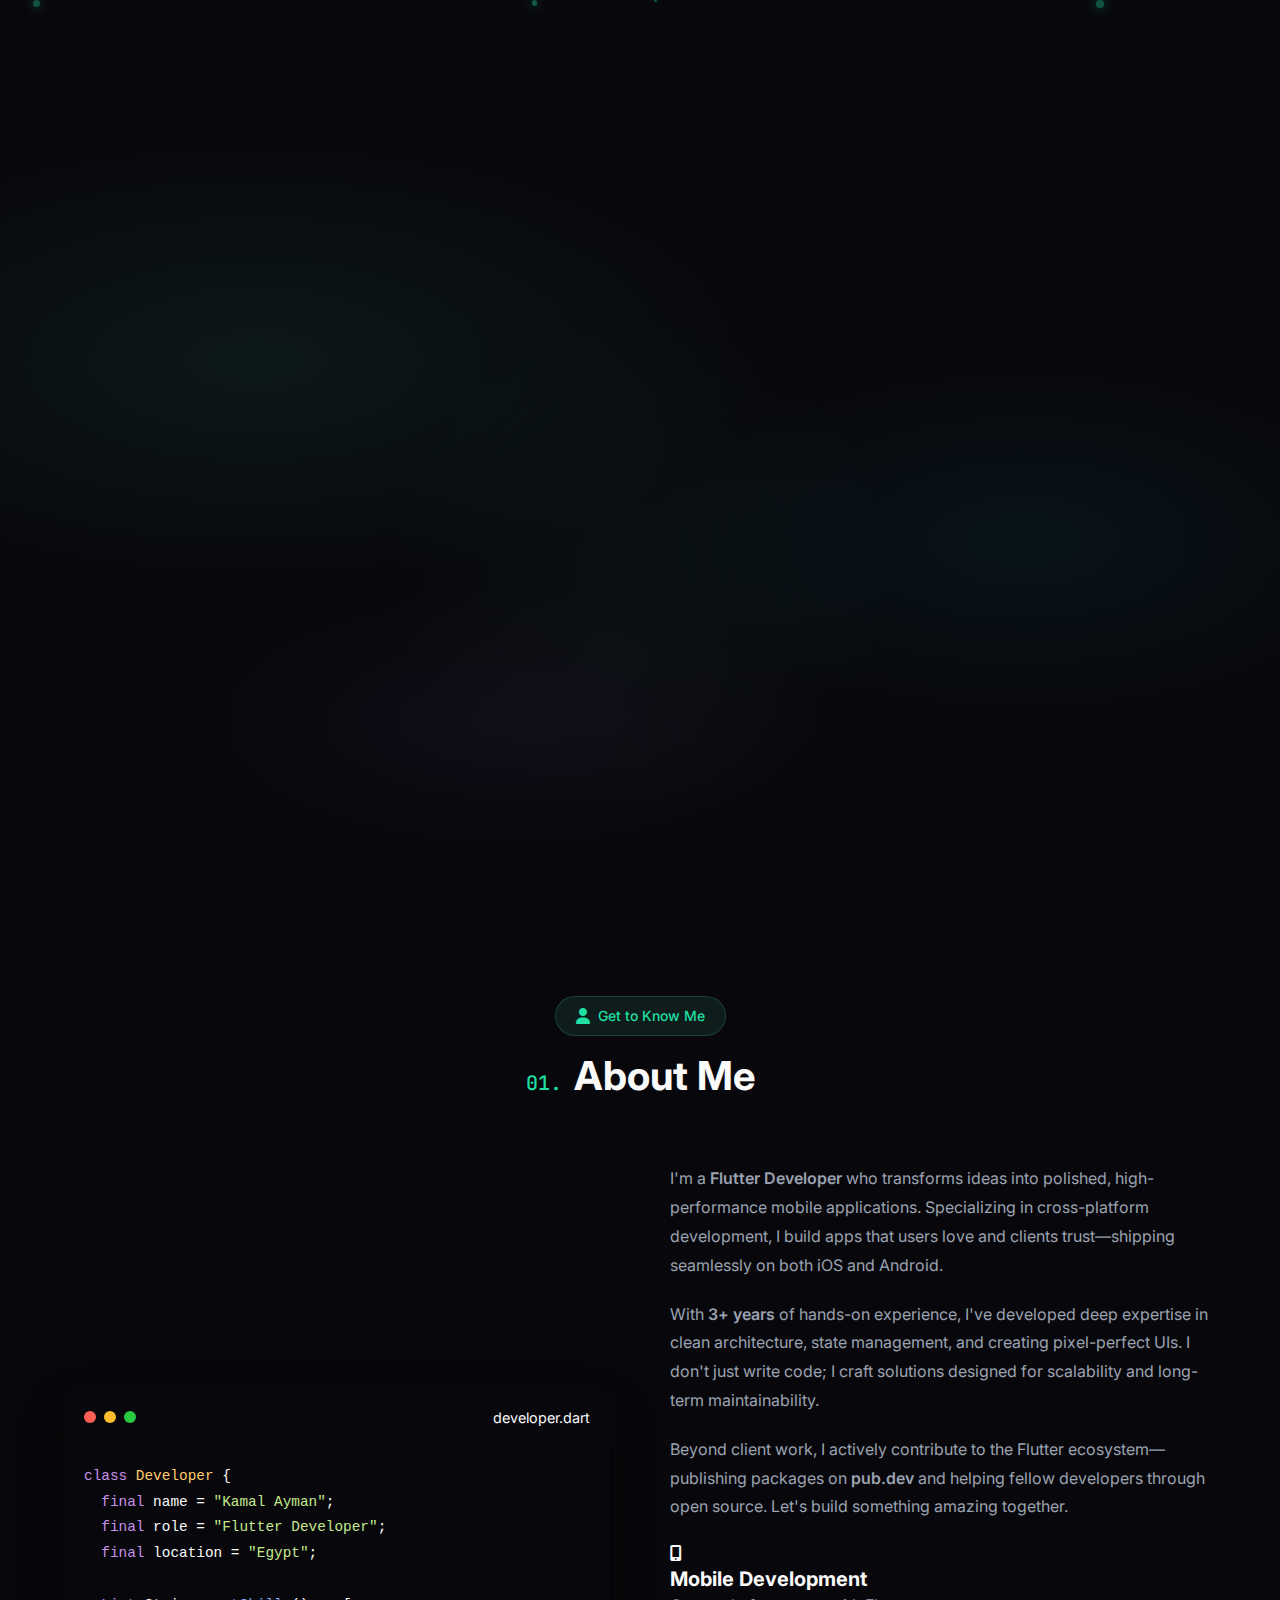
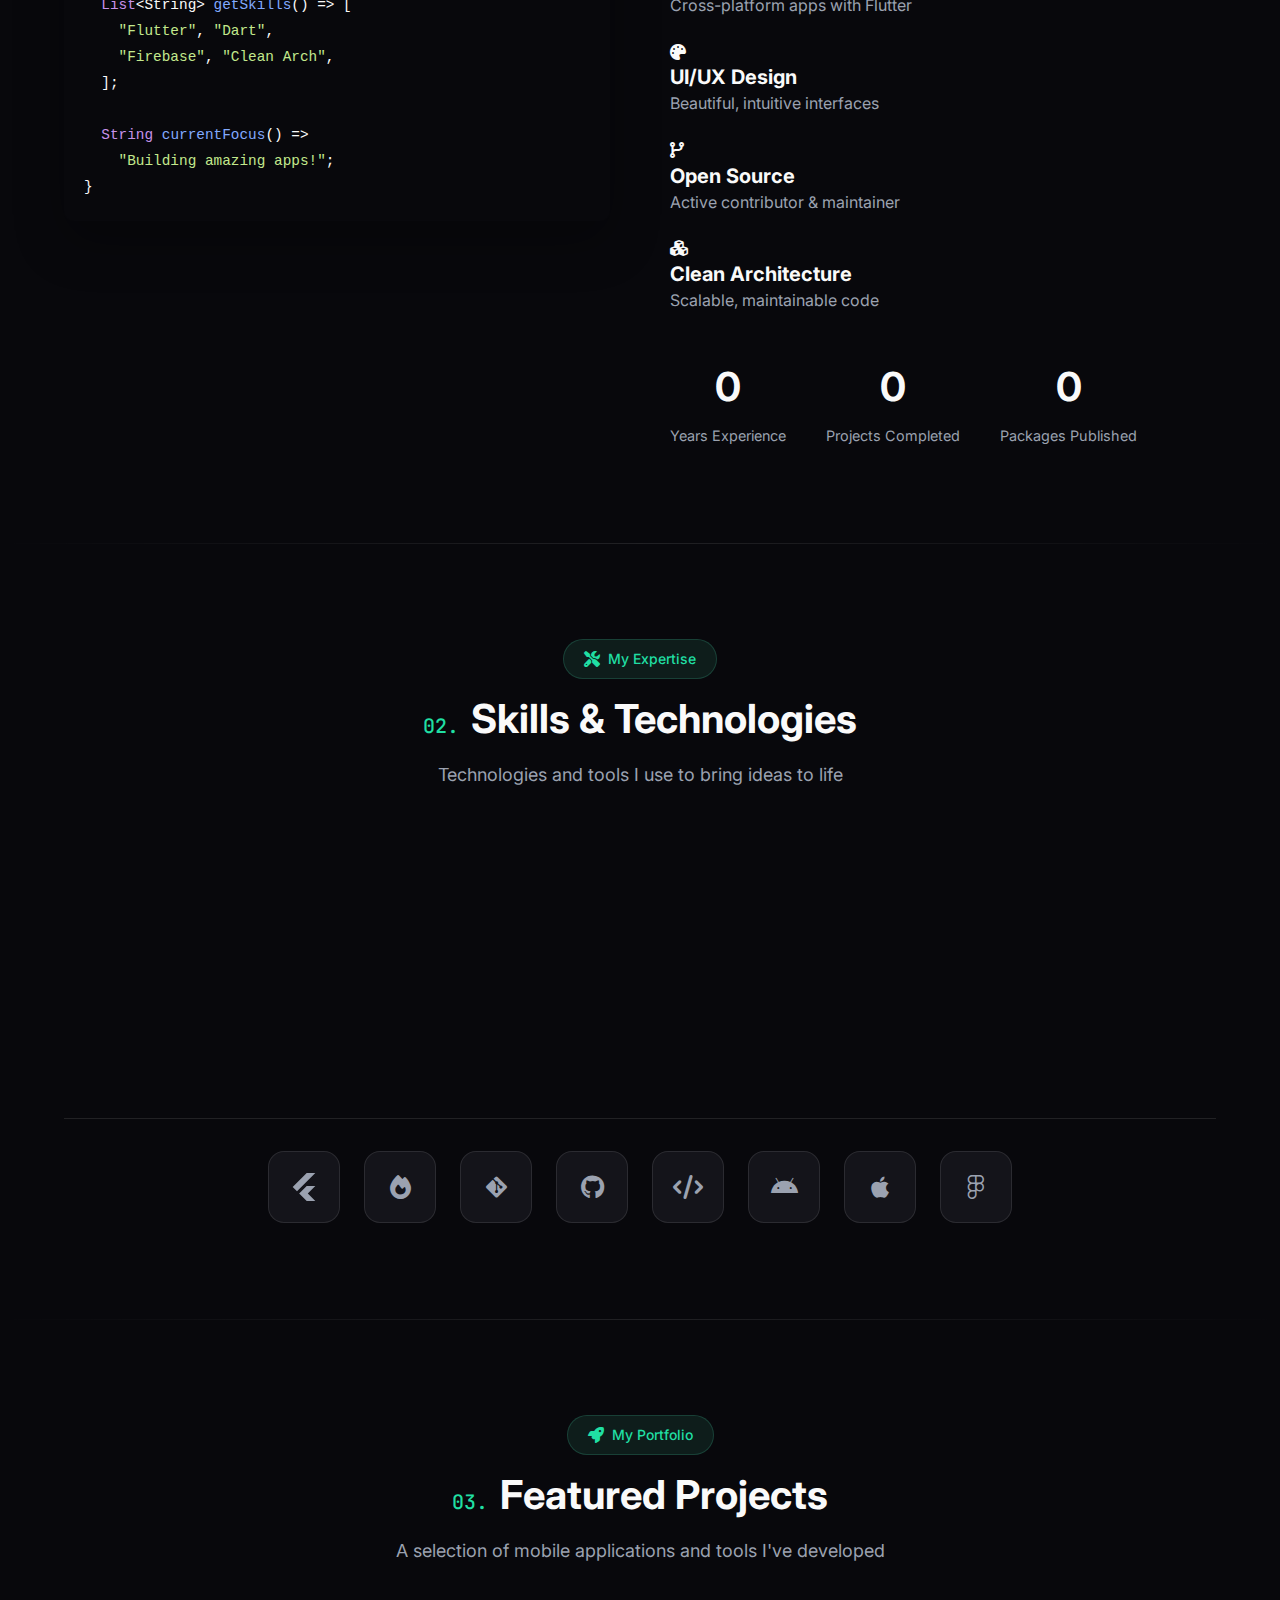
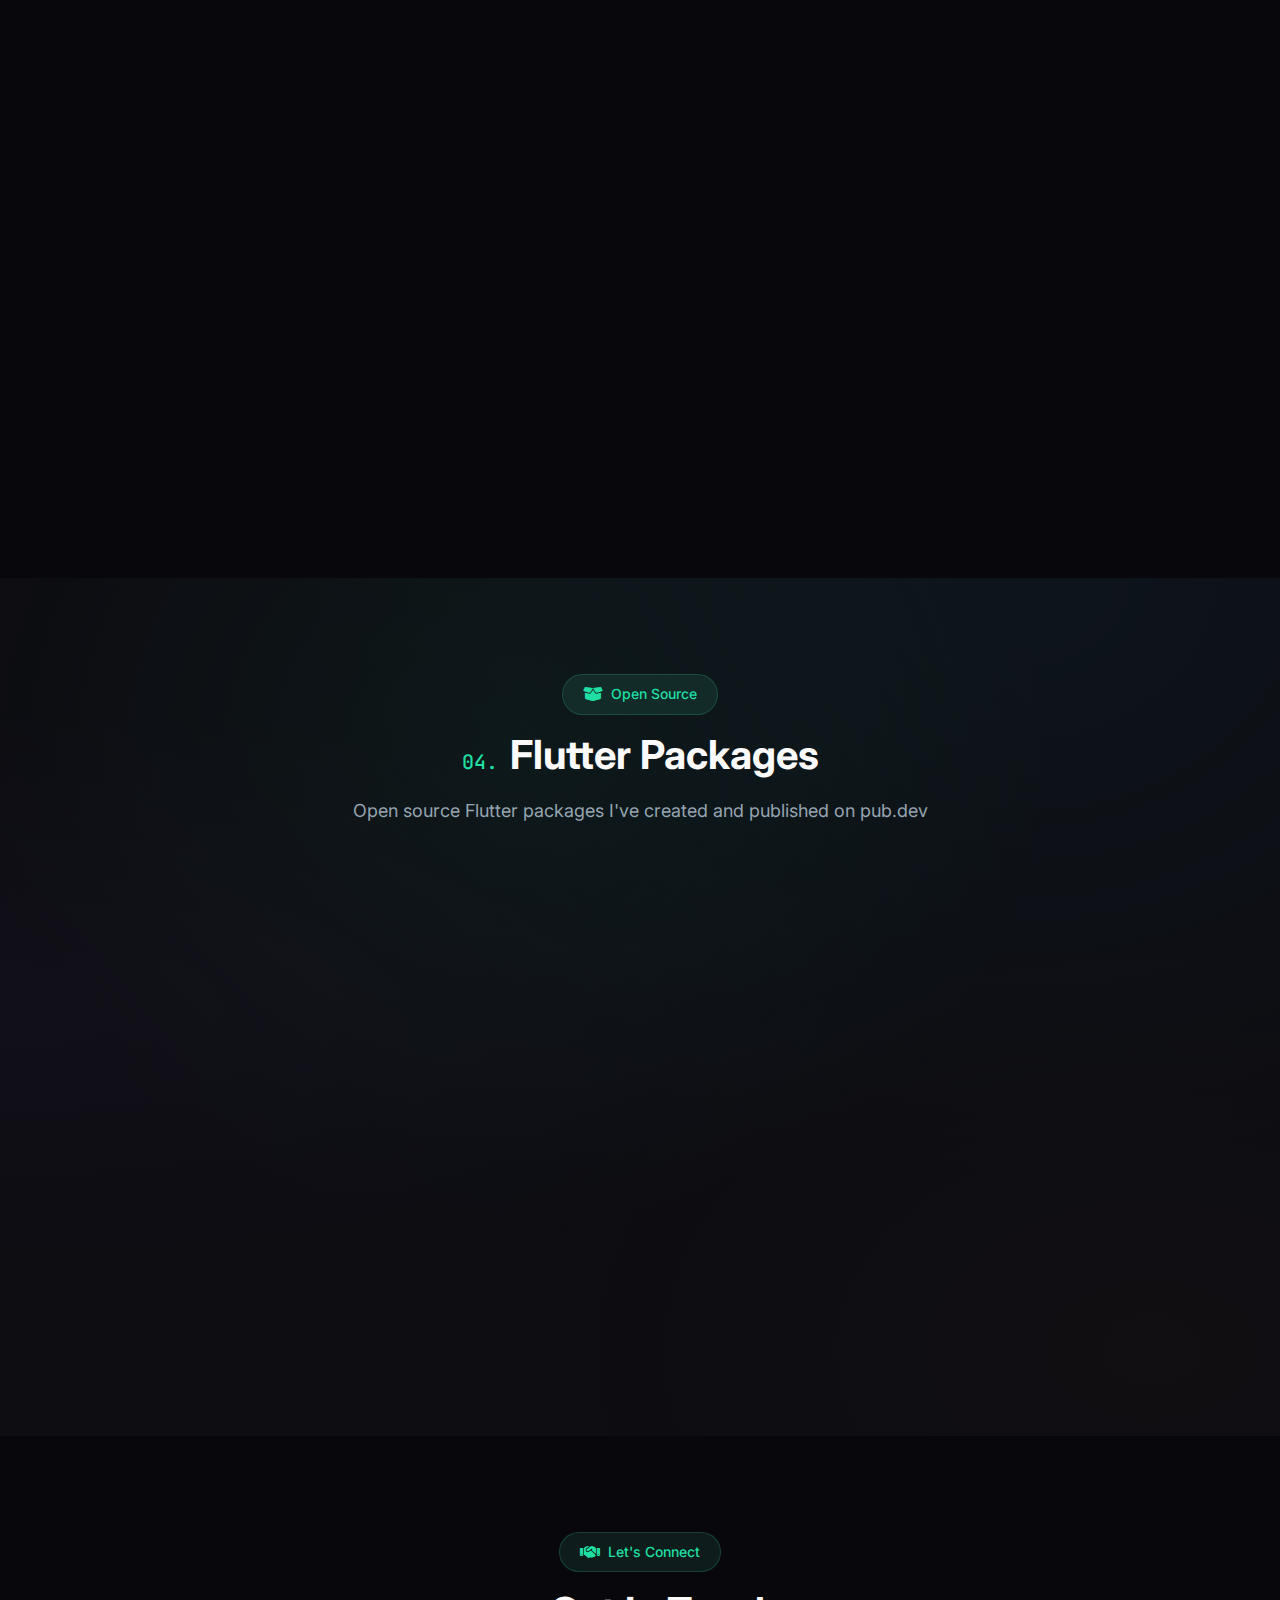
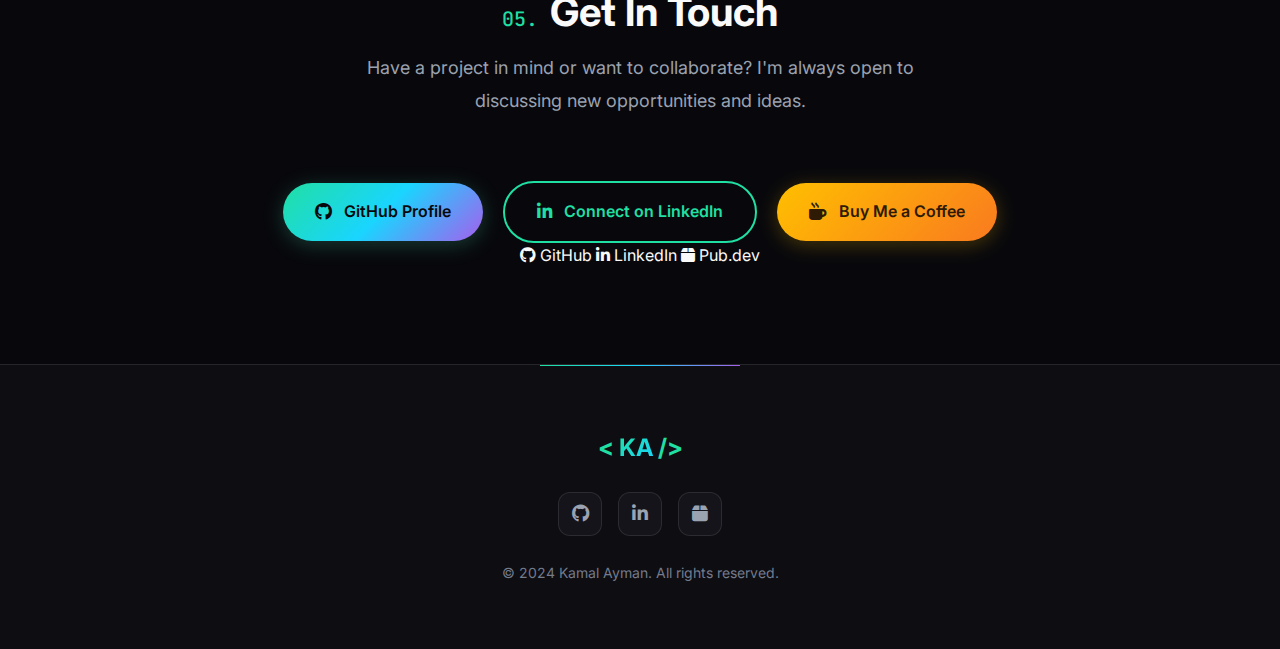
<file: index.html>
<!DOCTYPE html>
<html lang="en">

<head>
    <meta charset="UTF-8">
    <meta name="viewport" content="width=device-width, initial-scale=1.0">

    <!-- Primary Meta Tags -->
    <title>Kamal Ayman | Flutter Developer & Mobile App Expert</title>
    <meta name="title"
        content="Kamal Ayman | Flutter Developer & Mobile App Expert">
    <meta name="description"
        content="Professional Flutter Developer crafting beautiful, high-performance mobile applications. Specialized in cross-platform development, clean architecture, and creating exceptional user experiences.">
    <meta name="keywords"
        content="Flutter Developer, Mobile App Developer, Dart, Cross-platform Development, iOS, Android, UI/UX, Open Source">
    <meta name="author" content="Kamal Ayman">
    <meta name="robots" content="index, follow">

    <!-- Open Graph / Social Media -->
    <meta property="og:type" content="website">
    <meta property="og:url" content="https://kamal-ayman.github.io/">
    <meta property="og:title"
        content="Kamal Ayman | Flutter Developer & Mobile App Expert">
    <meta property="og:description"
        content="Professional Flutter Developer crafting beautiful, high-performance mobile applications.">
    <meta property="og:image" content="https://github.com/kamal-ayman.png">

    <!-- Twitter Card -->
    <meta name="twitter:card" content="summary_large_image">
    <meta name="twitter:title" content="Kamal Ayman | Flutter Developer">
    <meta name="twitter:description"
        content="Professional Flutter Developer crafting beautiful, high-performance mobile applications.">
    <meta name="twitter:image" content="https://github.com/kamal-ayman.png">

    <!-- Favicon -->
    <link rel="icon" href="assets/profile.jpg" type="image/jpeg">
    <link rel="apple-touch-icon" href="assets/profile.jpg">

    <!-- Theme Color -->
    <meta name="theme-color" content="#0a0a0f">

    <!-- Preconnect for Performance -->
    <link rel="preconnect" href="https://fonts.googleapis.com">
    <link rel="preconnect" href="https://fonts.gstatic.com" crossorigin>
    <link rel="preconnect" href="https://cdnjs.cloudflare.com">

    <!-- Fonts -->
    <link
        href="https://fonts.googleapis.com/css2?family=Inter:wght@300;400;500;600;700&family=JetBrains+Mono:wght@400;500;600&display=swap"
        rel="stylesheet">

    <!-- Icons - Using newer version for Flutter icon support -->
    <link rel="stylesheet"
        href="https://cdnjs.cloudflare.com/ajax/libs/font-awesome/6.5.1/css/all.min.css">

    <!-- Stylesheets - Modular Architecture -->
    <link rel="stylesheet" href="styles/variables.css">
    <link rel="stylesheet" href="styles/base.css">
    <link rel="stylesheet" href="styles/components.css">
    <link rel="stylesheet" href="styles/hero.css">
    <link rel="stylesheet" href="styles/about.css">
    <link rel="stylesheet" href="styles/skills.css">
    <link rel="stylesheet" href="styles/projects.css">
    <link rel="stylesheet" href="styles/packages.css">
    <link rel="stylesheet" href="styles/contact.css">
    <link rel="stylesheet" href="styles/responsive.css">
</head>

<body>
    <!-- ============================================
         NAVIGATION
         ============================================ -->
    <header>
        <nav class="navbar" id="navbar" role="navigation"
            aria-label="Main Navigation">
            <div class="nav-container">
                <a href="#home" class="logo" aria-label="Kamal Ayman - Home">
                    <span class="logo-bracket">&lt;</span>
                    <span class="logo-text">KA</span>
                    <span class="logo-bracket">/&gt;</span>
                </a>

                <ul class="nav-links" id="nav-links" role="menubar">
                    <li role="none"><a href="#home" class="nav-link active"
                            role="menuitem">Home</a></li>
                    <li role="none"><a href="#about" class="nav-link"
                            role="menuitem">About</a></li>
                    <li role="none"><a href="#skills" class="nav-link"
                            role="menuitem">Skills</a></li>
                    <li role="none"><a href="#projects" class="nav-link"
                            role="menuitem">Projects</a></li>
                    <li role="none"><a href="#packages" class="nav-link"
                            role="menuitem">Packages</a></li>
                    <li role="none"><a href="#contact" class="nav-link"
                            role="menuitem">Contact</a></li>
                </ul>

                <button class="theme-toggle" id="theme-toggle"
                    aria-label="Toggle Theme">
                    <i class="fas fa-moon"></i>
                </button>

                <button class="hamburger" id="hamburger"
                    aria-label="Toggle Menu" aria-expanded="false">
                    <span></span>
                    <span></span>
                    <span></span>
                </button>
            </div>
        </nav>
    </header>

    <main>
        <!-- ============================================
             HERO SECTION
             ============================================ -->
        <section class="hero" id="home" aria-labelledby="hero-heading">
            <div class="hero-particles" id="particles" aria-hidden="true"></div>

            <div class="hero-content">
                <div class="hero-text">
                    <p class="greeting">Hello, I'm</p>
                    <h1 class="hero-name" id="hero-heading">Kamal Ayman</h1>

                    <div class="typing-container" aria-live="polite">
                        <span class="static-text">I'm a </span><span
                            class="typed-text" id="typed-text"></span><span
                            class="cursor" aria-hidden="true"></span>
                    </div>

                    <p class="hero-description">
                        Crafting beautiful, high-performance mobile applications
                        with Flutter.
                        Passionate about clean code, exceptional UI/UX, and
                        building impactful open source projects.
                    </p>

                    <div class="hero-buttons">
                        <a href="https://github.com/kamal-ayman" target="_blank"
                            rel="noopener noreferrer" class="btn btn-primary">
                            <i class="fab fa-github"></i>
                            View GitHub
                        </a>
                        <a href="#contact" class="btn btn-secondary">
                            <i class="fas fa-envelope"></i>
                            Get In Touch
                        </a>
                    </div>

                    <div class="social-links">
                        <a href="https://github.com/kamal-ayman" target="_blank"
                            rel="noopener noreferrer" class="social-link"
                            aria-label="GitHub Profile">
                            <i class="fab fa-github"></i>
                        </a>
                        <a href="https://linkedin.com/in/kamal-ayman"
                            target="_blank" rel="noopener noreferrer"
                            class="social-link" aria-label="LinkedIn Profile">
                            <i class="fab fa-linkedin-in"></i>
                        </a>
                        <a href="https://pub.dev/publishers/kamalayman.is-a.dev"
                            target="_blank" rel="noopener noreferrer"
                            class="social-link" aria-label="Pub.dev Profile">
                            <i class="fas fa-box"></i>
                        </a>
                    </div>
                </div>

                <div class="hero-image">
                    <div class="image-wrapper">
                        <img src="assets/profile.jpg"
                            alt="Kamal Ayman - Flutter Developer"
                            loading="eager">
                        <div class="image-border" aria-hidden="true"></div>
                        <div class="flutter-badge" aria-hidden="true">
                            <svg viewBox="0 0 24 24"
                                xmlns="http://www.w3.org/2000/svg">
                                <path
                                    d="M14.314 0L2.3 12 6 15.7 21.684.013h-7.357L14.314 0zm.014 11.072L7.857 17.53l6.47 6.47H21.7l-6.46-6.468 6.46-6.46h-7.37l-.002-.001z" />
                            </svg>
                        </div>
                    </div>
                </div>
            </div>

            <a href="#about" class="scroll-down"
                aria-label="Scroll to About Section">
                <i class="fas fa-chevron-down"></i>
            </a>
        </section>

        <!-- ============================================
             ABOUT SECTION
             ============================================ -->
        <section class="about" id="about" aria-labelledby="about-heading">
            <div class="container">
                <div class="section-header">
                    <span class="section-badge">
                        <i class="fas fa-user"></i>
                        Get to Know Me
                    </span>
                    <h2 class="section-title" id="about-heading">
                        <span class="title-number">01.</span>About Me
                    </h2>
                </div>

                <div class="about-content">
                    <div class="about-image">
                        <div class="code-window">
                            <div class="window-header">
                                <span class="dot red"></span>
                                <span class="dot yellow"></span>
                                <span class="dot green"></span>
                                <span class="file-name">developer.dart</span>
                            </div>
                            <pre class="code-content"><span class="keyword">class</span> <span class="class-name">Developer</span> {
  <span class="keyword">final</span> name = <span class="string">"Kamal Ayman"</span>;
  <span class="keyword">final</span> role = <span class="string">"Flutter Developer"</span>;
  <span class="keyword">final</span> location = <span class="string">"Egypt"</span>;
  
  <span class="keyword">List</span>&lt;String&gt; <span class="function">getSkills</span>() =&gt; [
    <span class="string">"Flutter"</span>, <span class="string">"Dart"</span>,
    <span class="string">"Firebase"</span>, <span class="string">"Clean Arch"</span>,
  ];

  <span class="keyword">String</span> <span class="function">currentFocus</span>() =&gt;
    <span class="string">"Building amazing apps!"</span>;
}</pre>
                        </div>
                    </div>

                    <div class="about-text">
                        <p>
                            I'm a <span class="highlight">Flutter
                                Developer</span> who transforms ideas into
                            polished, high-performance mobile applications.
                            Specializing in cross-platform
                            development, I build apps that users love and
                            clients trust—shipping seamlessly
                            on both iOS and Android.
                        </p>
                        <p>
                            With <span class="highlight">3+ years</span> of
                            hands-on experience, I've developed
                            deep expertise in clean architecture, state
                            management, and creating pixel-perfect UIs.
                            I don't just write code; I craft solutions designed
                            for scalability and long-term
                            maintainability.
                        </p>
                        <p>
                            Beyond client work, I actively contribute to the
                            Flutter ecosystem—publishing packages
                            on <span class="highlight">pub.dev</span> and
                            helping fellow developers through open source.
                            Let's build something amazing together.
                        </p>

                        <div class="about-services">
                            <div class="service-card">
                                <div class="service-icon">
                                    <i class="fas fa-mobile-alt"></i>
                                </div>
                                <div class="service-content">
                                    <h4>Mobile Development</h4>
                                    <p>Cross-platform apps with Flutter</p>
                                </div>
                            </div>
                            <div class="service-card">
                                <div class="service-icon">
                                    <i class="fas fa-palette"></i>
                                </div>
                                <div class="service-content">
                                    <h4>UI/UX Design</h4>
                                    <p>Beautiful, intuitive interfaces</p>
                                </div>
                            </div>
                            <div class="service-card">
                                <div class="service-icon">
                                    <i class="fas fa-code-branch"></i>
                                </div>
                                <div class="service-content">
                                    <h4>Open Source</h4>
                                    <p>Active contributor & maintainer</p>
                                </div>
                            </div>
                            <div class="service-card">
                                <div class="service-icon">
                                    <i class="fas fa-cubes"></i>
                                </div>
                                <div class="service-content">
                                    <h4>Clean Architecture</h4>
                                    <p>Scalable, maintainable code</p>
                                </div>
                            </div>
                        </div>

                        <div class="about-stats">
                            <div class="stat">
                                <span class="stat-number"
                                    data-target="3">0</span>
                                <span class="stat-label">Years Experience</span>
                            </div>
                            <div class="stat">
                                <span class="stat-number"
                                    data-target="15">0</span>
                                <span class="stat-label">Projects
                                    Completed</span>
                            </div>
                            <div class="stat">
                                <span class="stat-number"
                                    data-target="1">0</span>
                                <span class="stat-label">Packages
                                    Published</span>
                            </div>
                        </div>
                    </div>
                </div>
            </div>
        </section>

        <!-- ============================================
             SKILLS SECTION
             ============================================ -->
        <section class="skills" id="skills" aria-labelledby="skills-heading">
            <div class="container">
                <div class="section-header">
                    <span class="section-badge">
                        <i class="fas fa-tools"></i>
                        My Expertise
                    </span>
                    <h2 class="section-title" id="skills-heading">
                        <span class="title-number">02.</span>Skills &
                        Technologies
                    </h2>
                    <p class="section-subtitle">
                        Technologies and tools I use to bring ideas to life
                    </p>
                </div>

                <div class="skills-grid" id="skills-grid">
                    <!-- Skills will be dynamically rendered by JavaScript -->
                </div>

                <div class="tech-icons">
                    <div class="tech-icon" data-tooltip="Flutter">
                        <svg viewBox="0 0 24 24"
                            xmlns="http://www.w3.org/2000/svg"
                            fill="currentColor">
                            <path
                                d="M14.314 0L2.3 12 6 15.7 21.684.013h-7.357L14.314 0zm.014 11.072L7.857 17.53l6.47 6.47H21.7l-6.46-6.468 6.46-6.46h-7.37l-.002-.001z" />
                        </svg>
                    </div>
                    <div class="tech-icon" data-tooltip="Firebase">
                        <i class="fas fa-fire"></i>
                    </div>
                    <div class="tech-icon" data-tooltip="Git">
                        <i class="fab fa-git-alt"></i>
                    </div>
                    <div class="tech-icon" data-tooltip="GitHub">
                        <i class="fab fa-github"></i>
                    </div>
                    <div class="tech-icon" data-tooltip="VS Code">
                        <i class="fas fa-code"></i>
                    </div>
                    <div class="tech-icon" data-tooltip="Android">
                        <i class="fab fa-android"></i>
                    </div>
                    <div class="tech-icon" data-tooltip="iOS">
                        <i class="fab fa-apple"></i>
                    </div>
                    <div class="tech-icon" data-tooltip="Figma">
                        <i class="fab fa-figma"></i>
                    </div>
                </div>
            </div>
        </section>

        <!-- ============================================
             PROJECTS SECTION
             ============================================ -->
        <section class="projects" id="projects"
            aria-labelledby="projects-heading">
            <div class="container">
                <div class="section-header">
                    <span class="section-badge">
                        <i class="fas fa-rocket"></i>
                        My Portfolio
                    </span>
                    <h2 class="section-title" id="projects-heading">
                        <span class="title-number">03.</span>Featured Projects
                    </h2>
                    <p class="section-subtitle">
                        A selection of mobile applications and tools I've
                        developed
                    </p>
                </div>

                <div class="projects-grid" id="projects-grid">
                    <!-- Projects will be dynamically rendered by JavaScript -->
                </div>
            </div>
        </section>

        <!-- ============================================
             PACKAGES SECTION
             ============================================ -->
        <section class="packages" id="packages"
            aria-labelledby="packages-heading">
            <div class="container">
                <div class="section-header">
                    <span class="section-badge">
                        <i class="fas fa-box-open"></i>
                        Open Source
                    </span>
                    <h2 class="section-title" id="packages-heading">
                        <span class="title-number">04.</span>Flutter Packages
                    </h2>
                    <p class="section-subtitle">
                        Open source Flutter packages I've created and published
                        on pub.dev
                    </p>
                </div>

                <div class="packages-grid" id="packages-grid">
                    <!-- Packages will be dynamically rendered by JavaScript -->
                </div>
            </div>
        </section>

        <!-- ============================================
             CONTACT SECTION
             ============================================ -->
        <section class="contact contact-simple" id="contact"
            aria-labelledby="contact-heading">
            <div class="container">
                <div class="section-header">
                    <span class="section-badge">
                        <i class="fas fa-handshake"></i>
                        Let's Connect
                    </span>
                    <h2 class="section-title" id="contact-heading">
                        <span class="title-number">05.</span>Get In Touch
                    </h2>
                    <p class="section-subtitle">
                        Have a project in mind or want to collaborate?
                        I'm always open to discussing new opportunities and
                        ideas.
                    </p>
                </div>

                <div class="contact-cta">
                    <a href="https://github.com/kamal-ayman" target="_blank"
                        rel="noopener noreferrer" class="btn btn-primary">
                        <i class="fab fa-github"></i>
                        GitHub Profile
                    </a>
                    <a href="https://linkedin.com/in/kamal-ayman"
                        target="_blank" rel="noopener noreferrer"
                        class="btn btn-secondary">
                        <i class="fab fa-linkedin-in"></i>
                        Connect on LinkedIn
                    </a>
                    <a href="https://buymeacoffee.com/kamalayman"
                        target="_blank" rel="noopener noreferrer"
                        class="btn btn-coffee">
                        <i class="fas fa-mug-hot"></i>
                        Buy Me a Coffee
                    </a>
                </div>

                <div class="contact-social-wall">
                    <a href="https://github.com/kamal-ayman" target="_blank"
                        rel="noopener noreferrer" class="social-wall-link">
                        <i class="fab fa-github"></i>
                        <span>GitHub</span>
                    </a>
                    <a href="https://linkedin.com/in/kamal-ayman"
                        target="_blank" rel="noopener noreferrer"
                        class="social-wall-link">
                        <i class="fab fa-linkedin-in"></i>
                        <span>LinkedIn</span>
                    </a>
                    <a href="https://pub.dev/publishers/kamalayman.is-a.dev"
                        target="_blank" rel="noopener noreferrer"
                        class="social-wall-link">
                        <i class="fas fa-box"></i>
                        <span>Pub.dev</span>
                    </a>
                </div>
            </div>
        </section>
    </main>

    <!-- ============================================
         FOOTER
         ============================================ -->
    <footer class="footer">
        <div class="container">
            <div class="footer-content">
                <div class="footer-logo">
                    <span class="logo-bracket">&lt;</span>
                    <span class="logo-text">KA</span>
                    <span class="logo-bracket">/&gt;</span>
                </div>
                <div class="footer-social">
                    <a href="https://github.com/kamal-ayman" target="_blank"
                        rel="noopener noreferrer" aria-label="GitHub">
                        <i class="fab fa-github"></i>
                    </a>
                    <a href="https://linkedin.com/in/kamal-ayman"
                        target="_blank" rel="noopener noreferrer"
                        aria-label="LinkedIn">
                        <i class="fab fa-linkedin-in"></i>
                    </a>
                    <a href="https://pub.dev/publishers/kamalayman.is-a.dev"
                        target="_blank" rel="noopener noreferrer"
                        aria-label="Pub.dev">
                        <i class="fas fa-box"></i>
                    </a>
                </div>
                <p class="copyright">&copy; 2024 Kamal Ayman. All rights
                    reserved.</p>
            </div>
        </div>
    </footer>

    <!-- Back to Top Button -->
    <a href="#home" class="back-to-top" id="back-to-top"
        aria-label="Back to Top">
        <i class="fas fa-arrow-up"></i>
    </a>

    <!-- Scripts - Modular Professional Architecture -->
    <script src="scripts/app.js"></script>
</body>

</html>
</file>
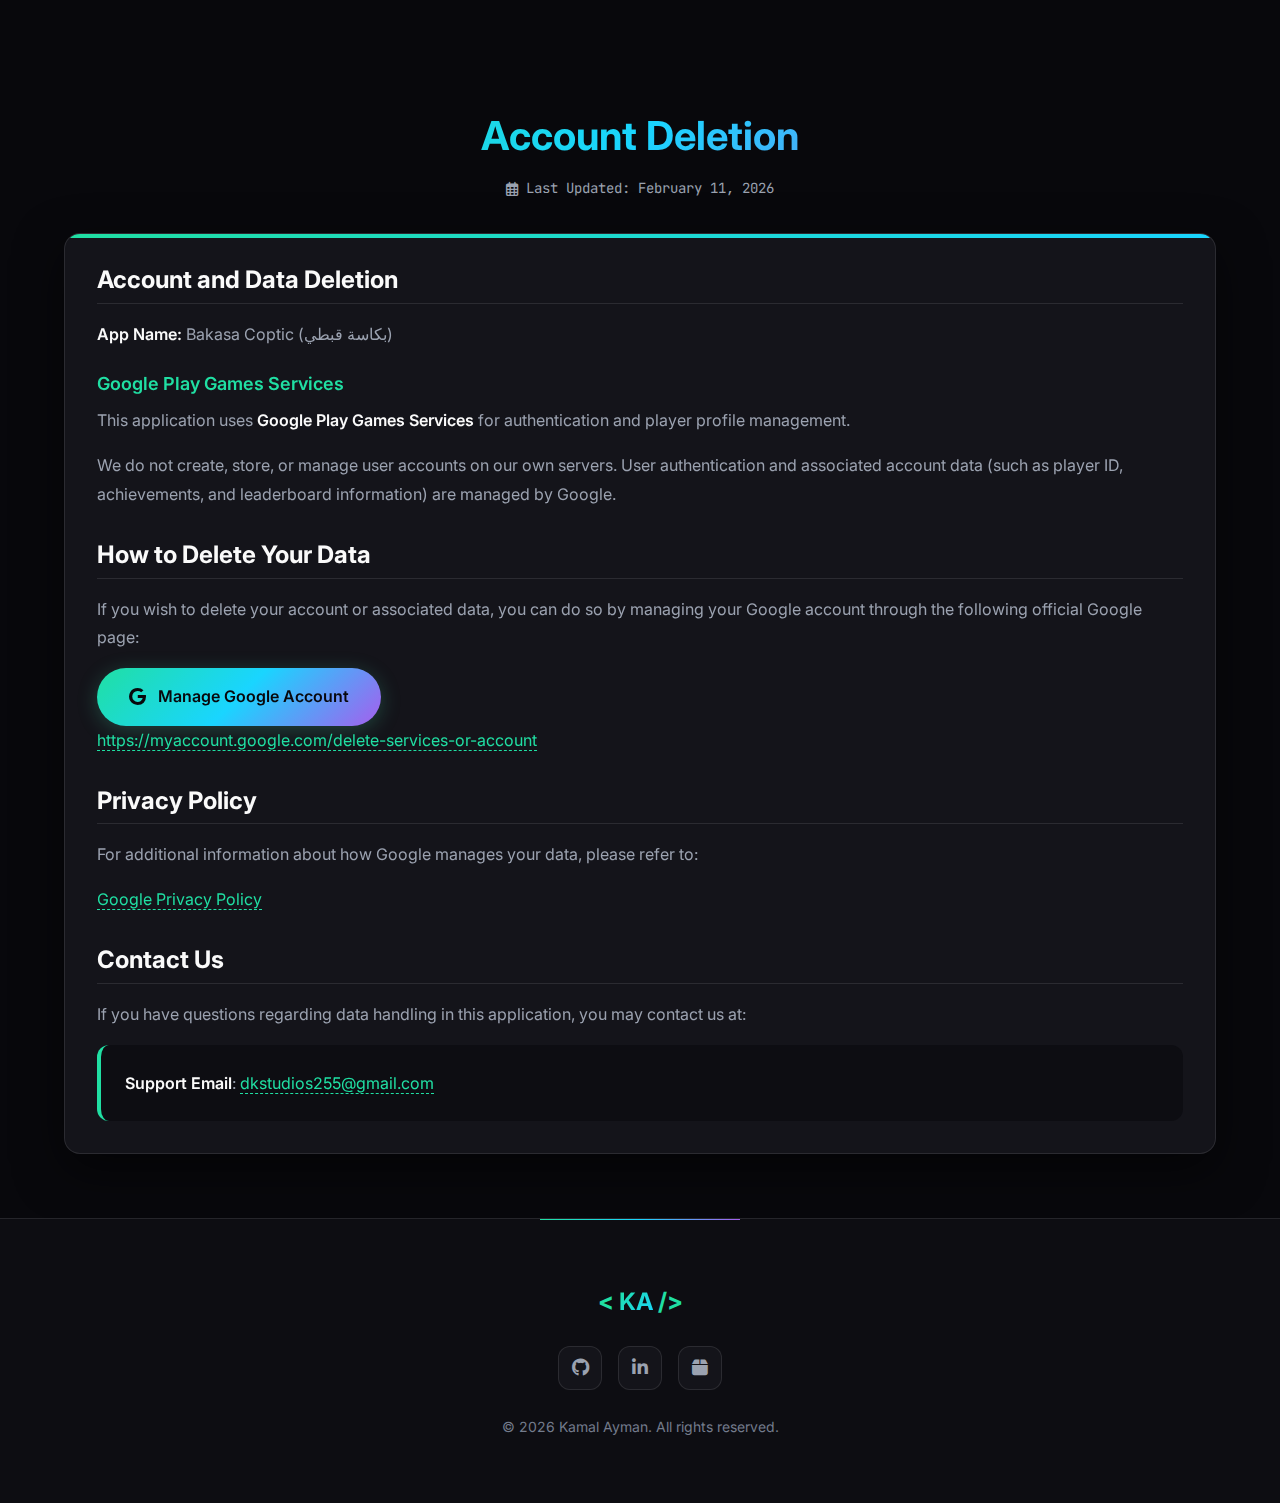
<file: coptic-bakasa-delete-account/index.html>
<!DOCTYPE html>
<html lang="en" dir="ltr">

<head>
    <meta charset="UTF-8">
    <meta name="viewport" content="width=device-width, initial-scale=1.0">

    <!-- Primary Meta Tags -->
    <title>Delete Account | Bakasa Coptic</title>
    <meta name="title" content="Delete Account | Bakasa Coptic">
    <meta name="description"
        content="Account deletion instructions for Bakasa Coptic mobile application. Manage your data and privacy settings.">
    <meta name="robots" content="index, follow">

    <!-- Theme Color -->
    <meta name="theme-color" content="#0a0a0f">

    <!-- Preconnect for Performance -->
    <link rel="preconnect" href="https://fonts.googleapis.com">
    <link rel="preconnect" href="https://fonts.gstatic.com" crossorigin>
    <link rel="preconnect" href="https://cdnjs.cloudflare.com">

    <!-- Fonts -->
    <link
        href="https://fonts.googleapis.com/css2?family=Inter:wght@300;400;500;600;700&family=JetBrains+Mono:wght@400;500;600&family=Cairo:wght@400;500;600;700&display=swap"
        rel="stylesheet">

    <!-- Icons -->
    <link rel="stylesheet"
        href="https://cdnjs.cloudflare.com/ajax/libs/font-awesome/6.5.1/css/all.min.css">

    <!-- Stylesheets -->
    <link rel="stylesheet" href="../styles/variables.css">
    <link rel="stylesheet" href="../styles/base.css">
    <link rel="stylesheet" href="../styles/components.css">
    <link rel="stylesheet" href="../styles/responsive.css">
    <link rel="stylesheet" href="style.css">
</head>

<body>
    <!-- Navigation -->
    <header>
        <nav class="navbar" id="navbar" role="navigation"
            aria-label="Main Navigation">
            <div class="nav-container">
                <a href="../index.html" class="logo"
                    aria-label="Kamal Ayman - Home">
                    <span class="logo-bracket">&lt;</span>
                    <span class="logo-text">KA</span>
                    <span class="logo-bracket">/&gt;</span>
                </a>

                <div class="nav-actions">
                    <a href="../index.html" class="btn btn-sm btn-secondary">
                        <i class="fas fa-arrow-left back-icon"></i> <span
                            data-i18n="back">Back to Portfolio</span>
                    </a>

                    <button class="lang-toggle" id="lang-toggle"
                        aria-label="Switch Language">
                        <span class="lang-text">عربي</span>
                    </button>

                    <button class="theme-toggle" id="theme-toggle"
                        aria-label="Toggle Theme">
                        <i class="fas fa-moon"></i>
                    </button>
                </div>
            </div>
        </nav>
    </header>

    <main>
        <section class="privacy-policy" id="privacy-policy">
            <div class="container container-narrow">
                <div class="policy-header">
                    <h1 class="policy-title">Account Deletion</h1>
                    <p class="policy-meta">
                        <i class="far fa-calendar-alt"></i>
                        Last Updated: February 11, 2026
                    </p>
                </div>

                <!-- English Content (Default) -->
                <div id="content-en" class="policy-content glass-card">
                    <div class="section-block">
                        <h2>Account and Data Deletion</h2>
                        <p><strong>App Name:</strong> Bakasa Coptic (بكاسة قبطي)
                        </p>

                        <h3>Google Play Games Services</h3>
                        <p>This application uses <strong>Google Play Games
                                Services</strong> for authentication and player
                            profile management.</p>
                        <p>We do not create, store, or manage user accounts on
                            our own servers. User authentication and associated
                            account data (such as player ID, achievements, and
                            leaderboard information) are managed by Google.</p>
                    </div>

                    <div class="section-block">
                        <h2>How to Delete Your Data</h2>
                        <p>If you wish to delete your account or associated
                            data, you can do so by managing your Google account
                            through the following official Google page:</p>
                        <div class="action-box">
                            <a href="https://myaccount.google.com/delete-services-or-account"
                                target="_blank" rel="noopener noreferrer"
                                class="btn btn-primary">
                                <i class="fab fa-google"></i> Manage Google
                                Account
                            </a>
                            <p class="mt-2 text-sm"><a
                                    href="https://myaccount.google.com/delete-services-or-account"
                                    target="_blank">https://myaccount.google.com/delete-services-or-account</a>
                            </p>
                        </div>
                    </div>

                    <div class="section-block">
                        <h2>Privacy Policy</h2>
                        <p>For additional information about how Google manages
                            your data, please refer to:</p>
                        <p><a href="https://policies.google.com/privacy"
                                target="_blank" rel="noopener noreferrer">Google
                                Privacy Policy</a></p>
                    </div>

                    <div class="section-block">
                        <h2>Contact Us</h2>
                        <p>If you have questions regarding data handling in this
                            application, you may contact us at:</p>
                        <div class="contact-info">
                            <p><strong>Support Email</strong>: <a
                                    href="mailto:dkstudios255@gmail.com">dkstudios255@gmail.com</a>
                            </p>
                        </div>
                    </div>
                </div>

                <!-- Arabic Content (Hidden by default) -->
                <div id="content-ar" class="policy-content glass-card rtl"
                    style="display: none;">
                    <div class="section-block">
                        <h2>حذف الحساب والبيانات</h2>
                        <p><strong>اسم التطبيق:</strong> بكاسة قبطي (Bakasa
                            Coptic)</p>
                        <p><strong>المطور:</strong> كمال أيمن</p>

                        <h3>خدمات ألعاب Google Play</h3>
                        <p>يستخدم هذا التطبيق <strong>خدمات ألعاب Google
                                Play</strong> للمصادقة وإدارة ملف تعريف اللاعب.
                        </p>
                        <p>نحن لا ننشئ أو نخزن أو ندير حسابات المستخدمين على
                            خوادمنا الخاصة. تتم إدارة مصادقة المستخدم وبيانات
                            الحساب المرتبطة (مثل معرف اللاعب والإنجازات ومعلومات
                            المتصدرين) بواسطة Google.</p>
                    </div>

                    <div class="section-block">
                        <h2>كيفية حذف بياناتك</h2>
                        <p>إذا كنت ترغب في حذف حسابك أو البيانات المرتبطة به،
                            يمكنك القيام بذلك من خلال إدارة حساب Google الخاص بك
                            عبر الصفحة الرسمية التالية:</p>
                        <div class="action-box">
                            <a href="https://myaccount.google.com/delete-services-or-account"
                                target="_blank" rel="noopener noreferrer"
                                class="btn btn-primary">
                                <i class="fab fa-google"></i> إدارة حساب Google
                            </a>
                            <p class="mt-2 text-sm"><a
                                    href="https://myaccount.google.com/delete-services-or-account"
                                    target="_blank">https://myaccount.google.com/delete-services-or-account</a>
                            </p>
                        </div>
                    </div>

                    <div class="section-block">
                        <h2>سياسة الخصوصية</h2>
                        <p>لمزيد من المعلومات حول كيفية إدارة Google لبياناتك،
                            يرجى الرجوع إلى:</p>
                        <p><a href="https://policies.google.com/privacy"
                                target="_blank" rel="noopener noreferrer">سياسة
                                خصوصية Google</a></p>
                    </div>

                    <div class="section-block">
                        <h2>اتصل بنا</h2>
                        <p>إذا كانت لديك أسئلة بخصوص التعامل مع البيانات في هذا
                            التطبيق، يمكنك الاتصال بنا على:</p>
                        <div class="contact-info">
                            <p><strong>البريد الإلكتروني للدعم</strong>: <a
                                    href="mailto:dkstudios255@gmail.com">dkstudios255@gmail.com</a>
                            </p>
                        </div>
                    </div>
                </div>
            </div>
        </section>
    </main>

    <footer class="footer">
        <div class="container">
            <div class="footer-content">
                <div class="footer-logo">
                    <span class="logo-bracket">&lt;</span>
                    <span class="logo-text">KA</span>
                    <span class="logo-bracket">/&gt;</span>
                </div>
                <div class="footer-social">
                    <a href="https://github.com/kamal-ayman" target="_blank"
                        rel="noopener noreferrer" aria-label="GitHub">
                        <i class="fab fa-github"></i>
                    </a>
                    <a href="https://linkedin.com/in/kamal-ayman"
                        target="_blank" rel="noopener noreferrer"
                        aria-label="LinkedIn">
                        <i class="fab fa-linkedin-in"></i>
                    </a>
                    <a href="https://pub.dev/publishers/kamalayman.is-a.dev"
                        target="_blank" rel="noopener noreferrer"
                        aria-label="Pub.dev">
                        <i class="fas fa-box"></i>
                    </a>
                </div>
                <p class="copyright">&copy; 2026 Kamal Ayman. All rights
                    reserved.</p>
            </div>
        </div>
    </footer>

    <!-- Scripts -->
    <script src="../scripts/theme.js"></script>
    <script src="scripts/i18n.js"></script>
    <script src="scripts/app.js"></script>
</body>

</html>
</file>
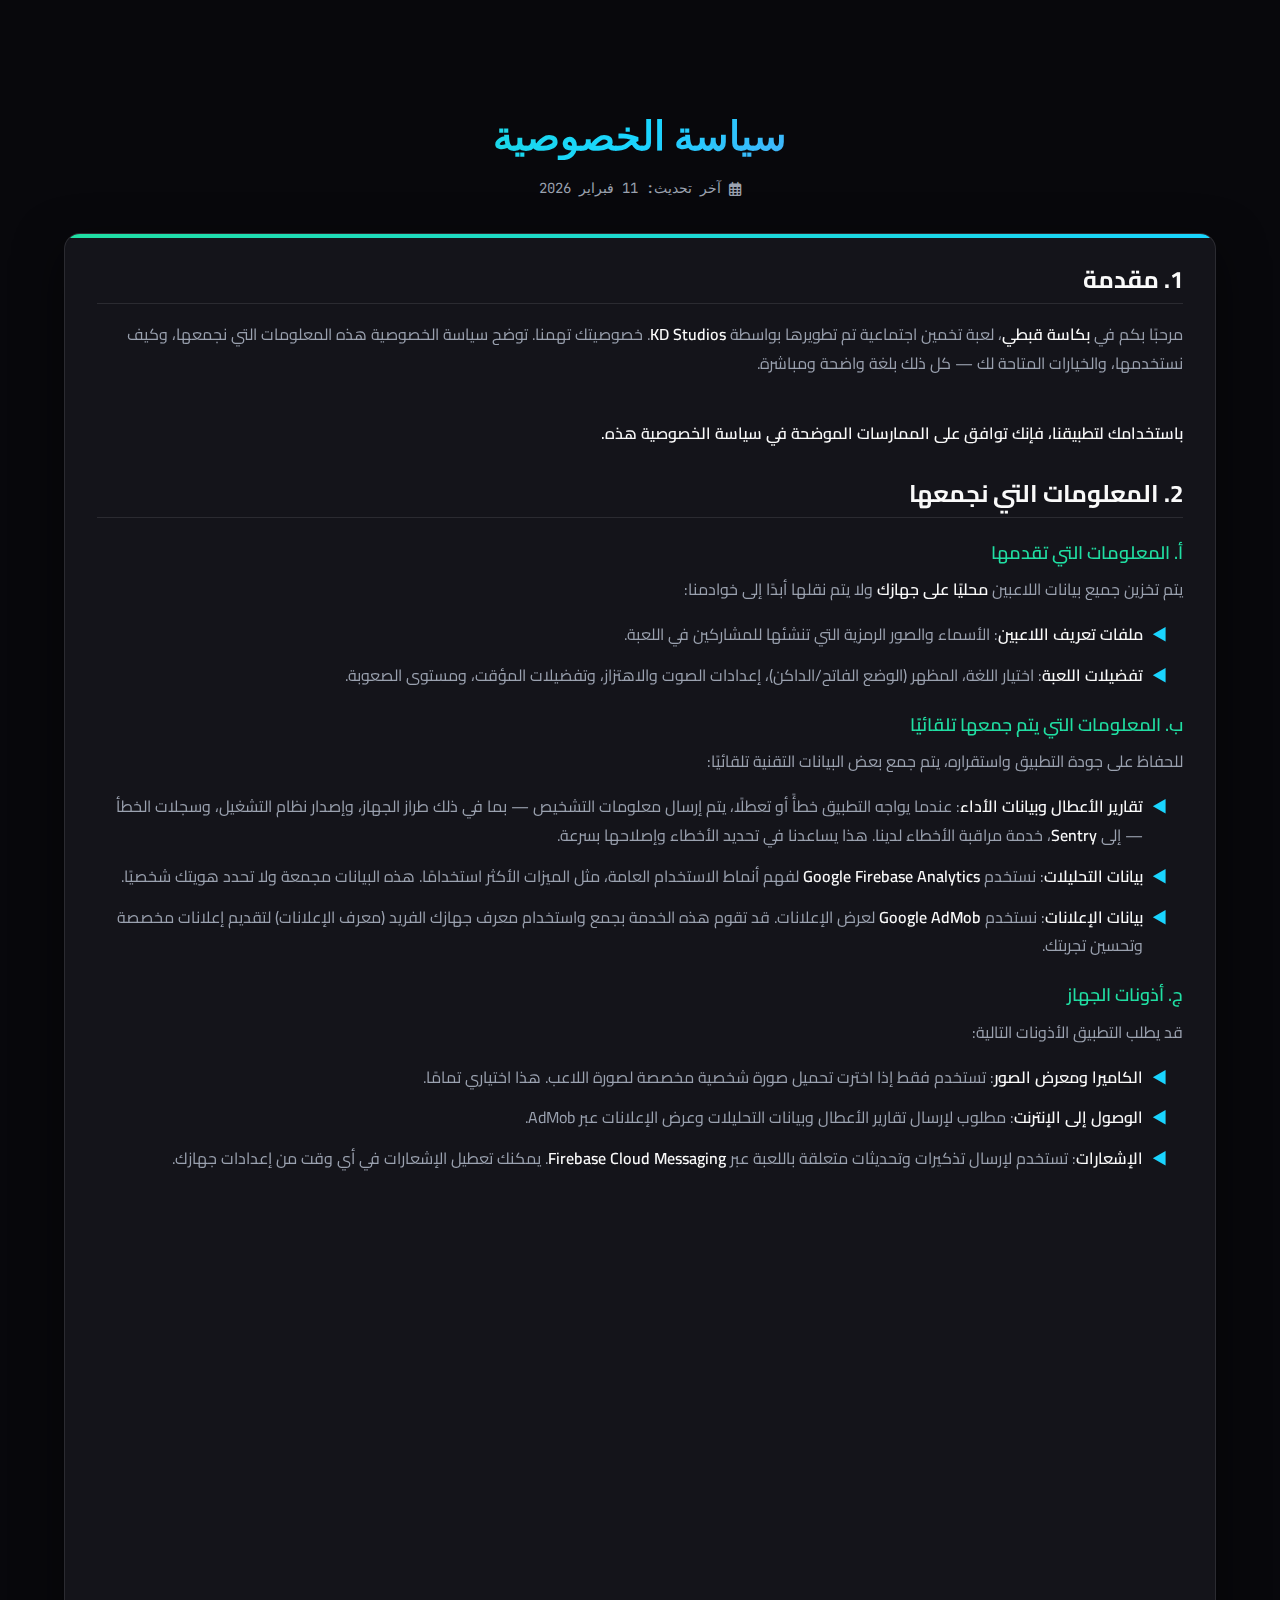
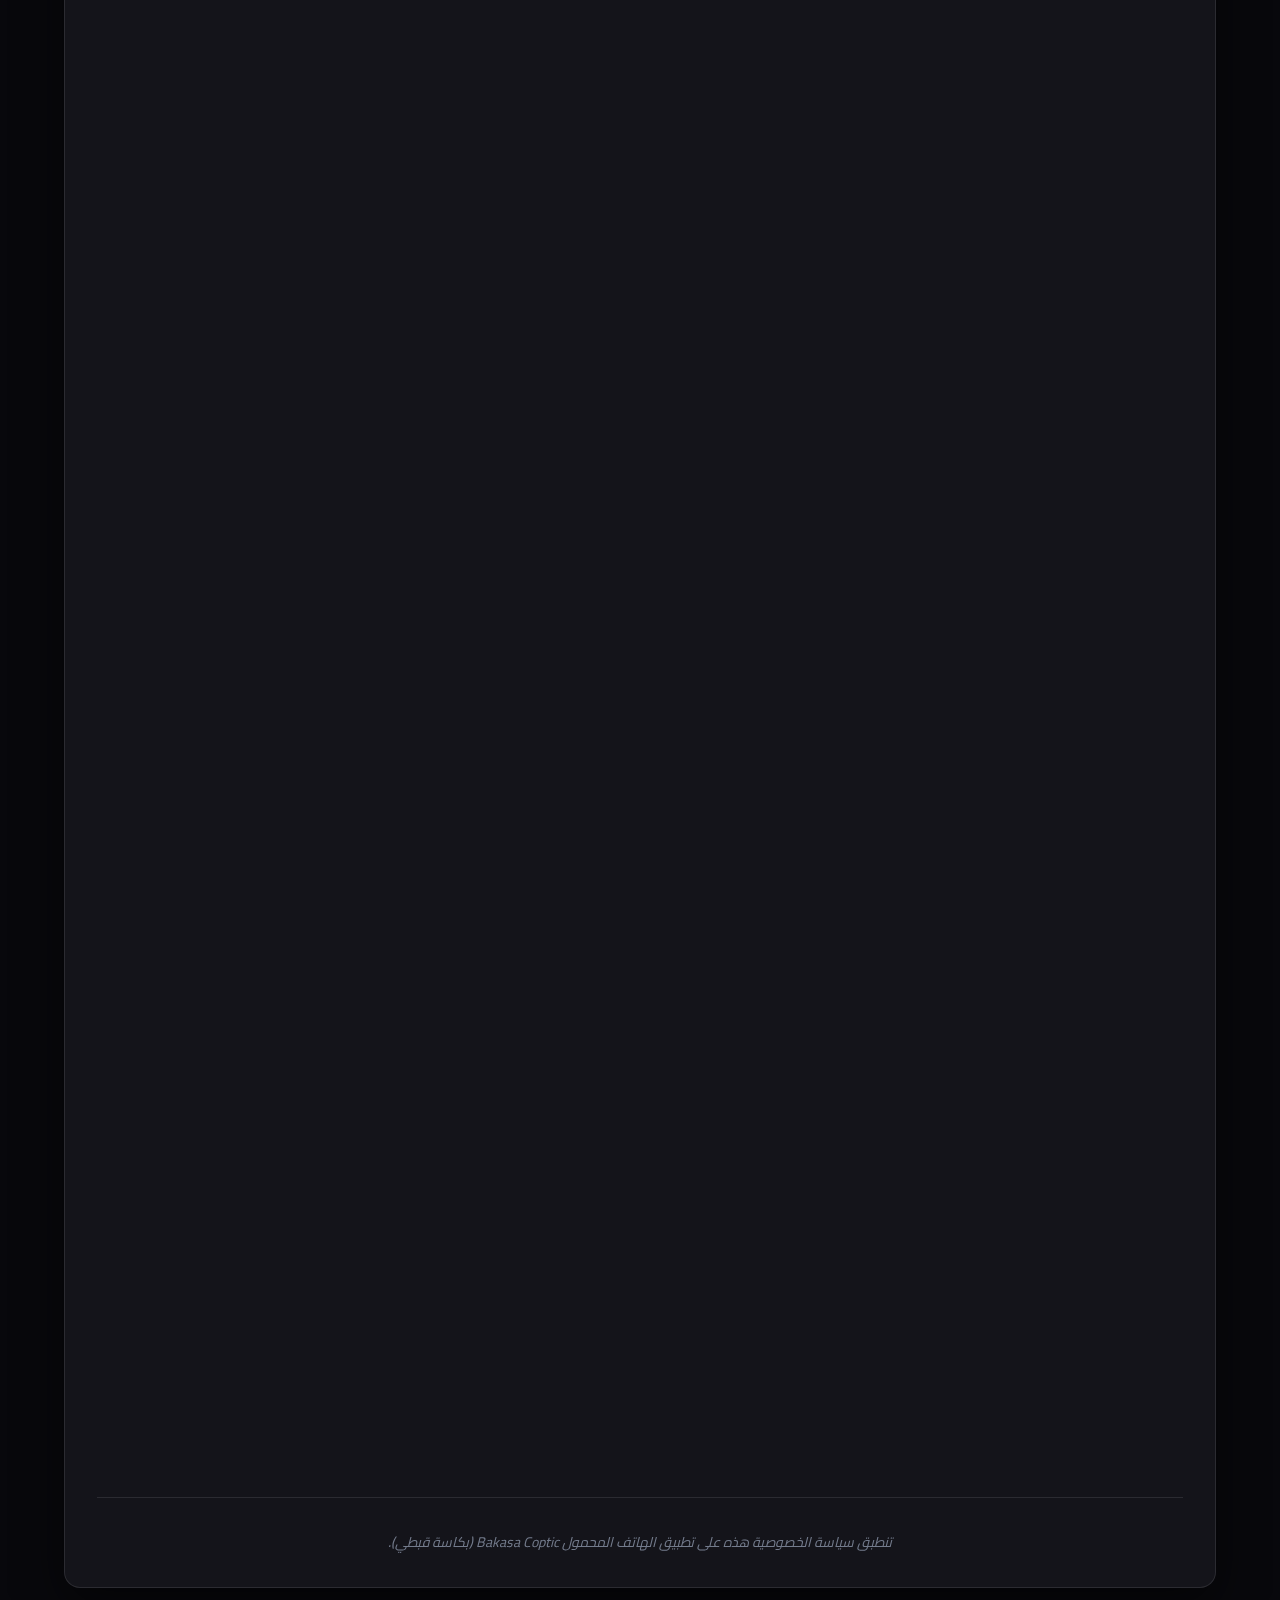
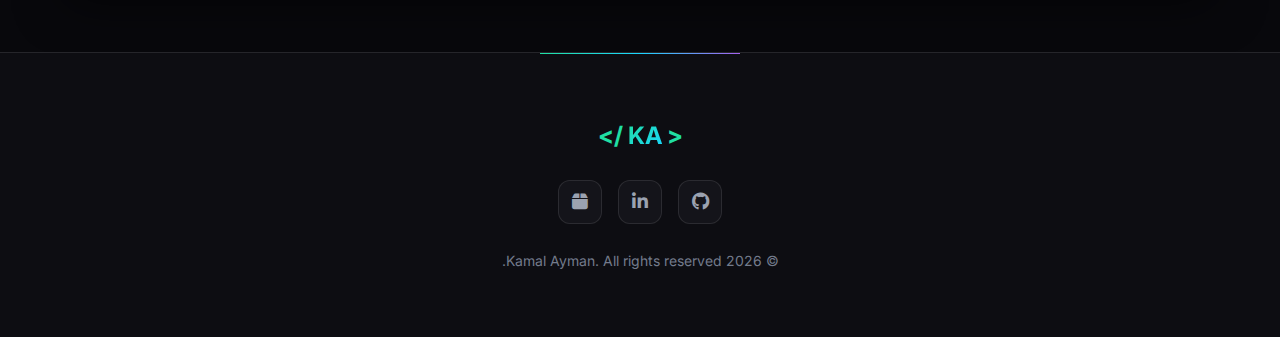
<file: coptic-bakasa-privacy-policy/index.html>
<!DOCTYPE html>
<html lang="ar" dir="rtl">

<head>
    <meta charset="UTF-8">
    <meta name="viewport" content="width=device-width, initial-scale=1.0">

    <!-- Primary Meta Tags -->
    <title>Privacy Policy | Bakasa Coptic</title>
    <meta name="title" content="Privacy Policy | Bakasa Coptic">
    <meta name="description"
        content="Privacy Policy for Bakasa Coptic mobile application. We prioritize your privacy with local-first data storage.">
    <meta name="robots" content="index, follow">

    <!-- Theme Color -->
    <meta name="theme-color" content="#0a0a0f">

    <!-- Preconnect for Performance -->
    <link rel="preconnect" href="https://fonts.googleapis.com">
    <link rel="preconnect" href="https://fonts.gstatic.com" crossorigin>
    <link rel="preconnect" href="https://cdnjs.cloudflare.com">

    <!-- Fonts -->
    <link
        href="https://fonts.googleapis.com/css2?family=Inter:wght@300;400;500;600;700&family=JetBrains+Mono:wght@400;500;600&family=Cairo:wght@400;500;600;700&display=swap"
        rel="stylesheet">

    <!-- Icons -->
    <link rel="stylesheet"
        href="https://cdnjs.cloudflare.com/ajax/libs/font-awesome/6.5.1/css/all.min.css">

    <!-- Stylesheets -->
    <link rel="stylesheet" href="../styles/variables.css">
    <link rel="stylesheet" href="../styles/base.css">
    <link rel="stylesheet" href="../styles/components.css">
    <link rel="stylesheet" href="../styles/responsive.css">
    <link rel="stylesheet" href="style.css">
</head>

<body>
    <!-- Navigation -->
    <header>
        <nav class="navbar" id="navbar" role="navigation"
            aria-label="Main Navigation">
            <div class="nav-container">
                <a href="../index.html" class="logo"
                    aria-label="Kamal Ayman - Home">
                    <span class="logo-bracket">&lt;</span>
                    <span class="logo-text">KA</span>
                    <span class="logo-bracket">/&gt;</span>
                </a>

                <div class="nav-actions">
                    <a href="../index.html" class="btn btn-sm btn-secondary">
                        <i class="fas fa-arrow-right back-icon"></i> <span
                            data-i18n="back">العودة للمعرض</span>
                    </a>

                    <button class="lang-toggle" id="lang-toggle"
                        aria-label="Switch Language">
                        <span class="lang-text">EN</span>
                    </button>

                    <button class="theme-toggle" id="theme-toggle"
                        aria-label="Toggle Theme">
                        <i class="fas fa-moon"></i>
                    </button>
                </div>
            </div>
        </nav>
    </header>

    <main>
        <section class="privacy-policy" id="privacy-policy">
            <div class="container container-narrow">
                <div class="policy-header">
                    <h1 class="policy-title">سياسة الخصوصية</h1>
                    <p class="policy-meta">
                        <i class="far fa-calendar-alt"></i>
                        آخر تحديث: 11 فبراير 2026
                    </p>
                </div>

                <!-- Arabic Content (Default) -->
                <div id="content-ar" class="policy-content glass-card rtl">
                    <div class="section-block">
                        <h2>1. مقدمة</h2>
                        <p>مرحبًا بكم في <strong>بكاسة قبطي</strong>، لعبة تخمين
                            اجتماعية تم تطويرها بواسطة <strong>KD
                                Studios</strong>. خصوصيتك تهمنا. توضح سياسة
                            الخصوصية هذه المعلومات التي نجمعها، وكيف نستخدمها،
                            والخيارات المتاحة لك — كل ذلك بلغة واضحة ومباشرة.
                        </p>
                        <br>
                        <p><strong>باستخدامك لتطبيقنا، فإنك توافق على الممارسات
                                الموضحة في سياسة الخصوصية هذه.</strong></p>
                    </div>

                    <div class="section-block">
                        <h2>2. المعلومات التي نجمعها</h2>

                        <h3>أ. المعلومات التي تقدمها</h3>
                        <p>يتم تخزين جميع بيانات اللاعبين <strong>محليًا على
                                جهازك</strong> ولا يتم نقلها أبدًا إلى خوادمنا:
                        </p>
                        <ul>
                            <li><strong>ملفات تعريف اللاعبين</strong>: الأسماء
                                والصور الرمزية التي تنشئها للمشاركين في اللعبة.
                            </li>
                            <li><strong>تفضيلات اللعبة</strong>: اختيار اللغة،
                                المظهر (الوضع الفاتح/الداكن)، إعدادات الصوت
                                والاهتزاز، وتفضيلات المؤقت، ومستوى الصعوبة.</li>
                        </ul>

                        <h3>ب. المعلومات التي يتم جمعها تلقائيًا</h3>
                        <p>للحفاظ على جودة التطبيق واستقراره، يتم جمع بعض
                            البيانات التقنية تلقائيًا:</p>
                        <ul>
                            <li><strong>تقارير الأعطال وبيانات الأداء</strong>:
                                عندما يواجه التطبيق خطأً أو تعطلًا، يتم إرسال
                                معلومات التشخيص — بما في ذلك طراز الجهاز، وإصدار
                                نظام التشغيل، وسجلات الخطأ — إلى
                                <strong>Sentry</strong>، خدمة مراقبة الأخطاء
                                لدينا. هذا يساعدنا في تحديد الأخطاء وإصلاحها
                                بسرعة.
                            </li>
                            <li><strong>بيانات التحليلات</strong>: نستخدم
                                <strong>Google Firebase Analytics</strong> لفهم
                                أنماط الاستخدام العامة، مثل الميزات الأكثر
                                استخدامًا. هذه البيانات مجمعة ولا تحدد هويتك
                                شخصيًا.
                            </li>
                            <li><strong>بيانات الإعلانات</strong>: نستخدم
                                <strong>Google AdMob</strong> لعرض الإعلانات. قد
                                تقوم هذه الخدمة بجمع واستخدام معرف جهازك الفريد
                                (معرف الإعلانات) لتقديم إعلانات مخصصة وتحسين
                                تجربتك.
                            </li>
                        </ul>

                        <h3>ج. أذونات الجهاز</h3>
                        <p>قد يطلب التطبيق الأذونات التالية:</p>
                        <ul>
                            <li><strong>الكاميرا ومعرض الصور</strong>: تستخدم
                                فقط إذا اخترت تحميل صورة شخصية مخصصة لصورة
                                اللاعب. هذا اختياري تمامًا.</li>
                            <li><strong>الوصول إلى الإنترنت</strong>: مطلوب
                                لإرسال تقارير الأعطال وبيانات التحليلات وعرض
                                الإعلانات عبر AdMob.</li>
                            <li><strong>الإشعارات</strong>: تستخدم لإرسال
                                تذكيرات وتحديثات متعلقة باللعبة عبر
                                <strong>Firebase Cloud Messaging</strong>. يمكنك
                                تعطيل الإشعارات في أي وقت من إعدادات جهازك.
                            </li>
                        </ul>
                    </div>

                    <div class="section-block">
                        <h2>3. كيف نستخدم معلوماتك</h2>
                        <p>نستخدم المعلومات التي نجمعها من أجل:</p>
                        <ul>
                            <li><strong>توفير وتحسين تجربة اللعبة</strong>، بما
                                في ذلك إدارة ملفات تعريف اللاعبين، وجلسات اللعب،
                                والنتائج، ومكافآت الدخول اليومي.</li>
                            <li><strong>الحفاظ على استقرار التطبيق</strong> من
                                خلال مراقبة الأعطال وإصلاح الأخطاء عبر Sentry.
                            </li>
                            <li><strong>فهم اتجاهات الاستخدام</strong> عبر
                                Firebase Analytics لتوجيه التحسينات المستقبلية.
                            </li>
                            <li><strong>عرض الإعلانات</strong> ودعم التطبيق
                                مجانًا عبر Google AdMob.</li>
                            <li><strong>إرسال الإشعارات</strong> حول التذكيرات
                                وتحديثات اللعبة عند الاشتراك فيها.</li>
                            <li><strong>تشغيل ويدجت الشاشة الرئيسية</strong>
                                الذي يعرض تقدمك اليومي.</li>
                        </ul>
                    </div>

                    <div class="section-block">
                        <h2>4. تخزين البيانات والأمان</h2>
                        <ul>
                            <li><strong>نهج التخزين المحلي أولاً</strong>: جميع
                                بيانات اللعبة الخاصة بك — ملفات تعريف اللاعبين،
                                سجل اللعب، النتائج، والإعدادات — مخزنة
                                <strong>حصريًا على جهازك</strong>. نحن لا ندير
                                حسابات مستخدمين (لا يوجد تسجيل أو تسجيل دخول)
                                ولا نقوم بتخزين بياناتك الشخصية على أي خادم
                                بعيد.
                            </li>
                            <li><strong>تدابير الأمان</strong>: ننفذ تدابير فنية
                                معقولة لحماية البيانات التي تتم معالجتها بواسطة
                                خدمات الطرف الثالث لدينا. ومع ذلك، لا توجد وسيلة
                                نقل إلكتروني أو تخزين آمنة بنسبة 100%.</li>
                        </ul>
                    </div>

                    <div class="section-block">
                        <h2>5. خدمات الطرف الثالث</h2>
                        <p>نحن نتكامل مع خدمات الطرف الثالث التالية، وكل منها
                            يخضع لسياسات الخصوصية الخاصة بها:</p>

                        <div class="table-responsive">
                            <table class="policy-table">
                                <thead>
                                    <tr>
                                        <th>الخدمة</th>
                                        <th>الغرض</th>
                                        <th>سياسة الخصوصية</th>
                                    </tr>
                                </thead>
                                <tbody>
                                    <tr>
                                        <td><strong>Google AdMob</strong></td>
                                        <td>عرض الإعلانات</td>
                                        <td><a href="https://policies.google.com/privacy"
                                                target="_blank"
                                                rel="noopener noreferrer">policies.google.com/privacy</a>
                                        </td>
                                    </tr>
                                    <tr>
                                        <td><strong>Sentry</strong></td>
                                        <td>إعداد تقارير الأعطال ومراقبة الأخطاء
                                        </td>
                                        <td><a href="https://sentry.io/privacy/"
                                                target="_blank"
                                                rel="noopener noreferrer">sentry.io/privacy</a>
                                        </td>
                                    </tr>
                                    <tr>
                                        <td><strong>Google Firebase
                                                Analytics</strong></td>
                                        <td>تحليلات الاستخدام</td>
                                        <td><a href="https://firebase.google.com/support/privacy"
                                                target="_blank"
                                                rel="noopener noreferrer">firebase.google.com/support/privacy</a>
                                        </td>
                                    </tr>
                                    <tr>
                                        <td><strong>Firebase Cloud
                                                Messaging</strong></td>
                                        <td>الإشعارات الفورية</td>
                                        <td><a href="https://firebase.google.com/support/privacy"
                                                target="_blank"
                                                rel="noopener noreferrer">firebase.google.com/support/privacy</a>
                                        </td>
                                    </tr>
                                </tbody>
                            </table>
                        </div>

                        <p class="mt-4">قد تقوم هذه الخدمات بجمع معرفات الأجهزة
                            والبيانات الوصفية التقنية كما هو موضح في سياسات
                            الخصوصية الخاصة بها. نحن لا نبيع أو نؤجر أو نشارك
                            معلوماتك الشخصية مع أي طرف ثالث لأغراض التسويق.</p>
                    </div>

                    <div class="section-block">
                        <h2>6. خصوصية الأطفال</h2>
                        <p>تطبيقنا لا يجمع عن عمد معلومات تعريف شخصية من الأطفال
                            دون سن 13 عامًا. نظرًا لأن جميع بيانات اللاعبين
                            مخزنة محليًا على الجهاز ولا يتم إنشاء حسابات
                            مستخدمين، فلا يتم نقل أي بيانات شخصية عن الأطفال
                            إلينا.</p>
                    </div>

                    <div class="section-block">
                        <h2>7. حقوقك وخياراتك</h2>
                        <ul>
                            <li><strong>إدارة الأذونات</strong>: يمكنك إلغاء
                                أذونات الكاميرا أو الإشعارات أو غيرها في أي وقت
                                من خلال إعدادات جهازك.</li>
                            <li><strong>حذف بياناتك</strong>: نظرًا لأن جميع
                                بيانات اللعبة مخزنة محليًا، يمكنك مسحها في أي
                                وقت عن طريق:
                                <ul>
                                    <li>مسح بيانات التطبيق من خلال إعدادات
                                        جهازك.</li>
                                    <li>إلغاء تثبيت التطبيق.</li>
                                </ul>
                            </li>
                            <li><strong>إلغاء الاشتراك في التحليلات
                                    والإعلانات</strong>: يمكنك تقييد تتبع
                                الإعلانات وجمع التحليلات من خلال إعدادات
                                الخصوصية بجهازك.</li>
                        </ul>
                    </div>

                    <div class="section-block">
                        <h2>8. التغييرات على هذه السياسة</h2>
                        <p>قد نقوم بتحديث سياسة الخصوصية هذه من وقت لآخر. سيتم
                            عكس أي تغييرات عن طريق تحديث تاريخ "آخر تحديث" في
                            أعلى هذا المستند. نشجعك على مراجعة هذه السياسة بشكل
                            دوري.</p>
                    </div>

                    <div class="section-block">
                        <h2>9. اتصل بنا</h2>
                        <p>إذا كان لديك أي أسئلة أو مخاوف أو طلبات بخصوص سياسة
                            الخصوصية هذه، يرجى التواصل معنا:</p>
                        <div class="contact-info">
                            <p><strong>KD Studios</strong></p>
                            <p><strong>البريد الإلكتروني</strong>: <a
                                    href="mailto:dkstudios255@gmail.com">dkstudios255@gmail.com</a>
                            </p>
                        </div>
                    </div>

                    <hr class="policy-divider">
                    <p class="policy-disclaimer"><em>تنطبق سياسة الخصوصية هذه
                            على تطبيق الهاتف المحمول Bakasa Coptic (بكاسة
                            قبطي).</em></p>
                </div>

                <!-- English Content (Hidden by default) -->
                <div id="content-en" class="policy-content glass-card"
                    style="display: none;">
                    <div class="section-block">
                        <h2>1. Introduction</h2>
                        <p>Welcome to <strong>Bakasa Coptic (بكاسة
                                قبطي)</strong>, a social deduction party game
                            developed by <strong>KD Studios</strong>. Your
                            privacy is important to us. This Privacy Policy
                            explains what information we collect, how we use it,
                            and the choices you have — all in clear,
                            straightforward language.</p>
                        <br>
                        <p><strong>By using our App, you agree to the practices
                                described in this Privacy Policy.</strong></p>
                    </div>

                    <div class="section-block">
                        <h2>2. Information We Collect</h2>

                        <h3>A. Information You Provide</h3>
                        <p>All player data is stored <strong>locally on your
                                device</strong> and is never transmitted to our
                            servers:</p>
                        <ul>
                            <li><strong>Player Profiles</strong>: Names and
                                avatars you create for game participants.</li>
                            <li><strong>Game Preferences</strong>: Language
                                selection, theme (light/dark mode), sound and
                                haptic settings, timer preferences, and
                                difficulty level.</li>
                        </ul>

                        <h3>B. Information Collected Automatically</h3>
                        <p>To maintain app quality and stability, certain
                            technical data is collected automatically:</p>
                        <ul>
                            <li><strong>Crash Reports & Performance
                                    Data</strong>: When the app encounters an
                                error or crash, diagnostic information —
                                including device model, operating system
                                version, and stack traces — is sent to
                                <strong>Sentry</strong>, our error monitoring
                                service. This helps us identify and fix bugs
                                quickly.
                            </li>
                            <li><strong>Analytics Data</strong>: We use
                                <strong>Google Firebase Analytics</strong> to
                                understand general usage patterns, such as which
                                features are used most often. This data is
                                aggregated and does not personally identify you.
                            </li>
                            <li><strong>Advertising Data</strong>: We use
                                <strong>Google AdMob</strong> to display ads.
                                This service may collect and use your device's
                                unique identifier (advertising ID) to serve
                                personalized ads and improve your experience.
                            </li>
                        </ul>

                        <h3>C. Device Permissions</h3>
                        <p>The App may request the following permissions:</p>
                        <ul>
                            <li><strong>Camera & Photo Gallery</strong>: Only
                                used if you choose to upload a custom profile
                                picture for a player avatar. This is entirely
                                optional.</li>
                            <li><strong>Internet Access</strong>: Required to
                                send crash reports, analytics data, and serve
                                ads via AdMob.</li>
                            <li><strong>Push Notifications</strong>: Used to
                                send you game-related reminders and updates via
                                <strong>Firebase Cloud Messaging</strong>. You
                                can disable notifications at any time in your
                                device's settings.
                            </li>
                        </ul>
                    </div>

                    <div class="section-block">
                        <h2>3. How We Use Your Information</h2>
                        <p>We use the collected information to:</p>
                        <ul>
                            <li><strong>Provide and improve the game
                                    experience</strong>, including managing
                                player profiles, game sessions, scores, and
                                daily reward streaks.</li>
                            <li><strong>Maintain app stability</strong> by
                                monitoring crashes and fixing bugs through
                                Sentry.</li>
                            <li><strong>Understand usage trends</strong> through
                                Firebase Analytics to guide future improvements.
                            </li>
                            <li><strong>Display Advertisements</strong> and
                                support the app via Google AdMob.</li>
                            <li><strong>Deliver notifications</strong> about
                                game reminders and updates when you opt in.</li>
                            <li><strong>Power the home screen widget</strong>
                                that displays your daily streak progress.</li>
                        </ul>
                    </div>

                    <div class="section-block">
                        <h2>4. Data Storage & Security</h2>
                        <ul>
                            <li><strong>Local-First Approach</strong>: All your
                                game data — player profiles, game history,
                                scores, streaks, and settings — is stored
                                <strong>exclusively on your device</strong>. We
                                do not operate user accounts (no registration
                                and no login) and we do not store your personal
                                data on any remote server.
                            </li>
                            <li><strong>Security Measures</strong>: We implement
                                reasonable technical measures to protect the
                                data processed by our third-party services.
                                However, no method of electronic transmission or
                                storage is 100% secure.</li>
                        </ul>
                    </div>

                    <div class="section-block">
                        <h2>5. Third-Party Services</h2>
                        <p>We integrate with the following third-party services,
                            each governed by their own privacy policies:</p>

                        <div class="table-responsive">
                            <table class="policy-table">
                                <thead>
                                    <tr>
                                        <th>Service</th>
                                        <th>Purpose</th>
                                        <th>Privacy Policy</th>
                                    </tr>
                                </thead>
                                <tbody>
                                    <tr>
                                        <td><strong>Google AdMob</strong></td>
                                        <td>Displaying advertisements</td>
                                        <td><a href="https://policies.google.com/privacy"
                                                target="_blank"
                                                rel="noopener noreferrer">policies.google.com/privacy</a>
                                        </td>
                                    </tr>
                                    <tr>
                                        <td><strong>Sentry</strong></td>
                                        <td>Crash reporting & error monitoring
                                        </td>
                                        <td><a href="https://sentry.io/privacy/"
                                                target="_blank"
                                                rel="noopener noreferrer">sentry.io/privacy</a>
                                        </td>
                                    </tr>
                                    <tr>
                                        <td><strong>Google Firebase
                                                Analytics</strong></td>
                                        <td>Usage analytics</td>
                                        <td><a href="https://firebase.google.com/support/privacy"
                                                target="_blank"
                                                rel="noopener noreferrer">firebase.google.com/support/privacy</a>
                                        </td>
                                    </tr>
                                    <tr>
                                        <td><strong>Firebase Cloud
                                                Messaging</strong></td>
                                        <td>Push notifications</td>
                                        <td><a href="https://firebase.google.com/support/privacy"
                                                target="_blank"
                                                rel="noopener noreferrer">firebase.google.com/support/privacy</a>
                                        </td>
                                    </tr>
                                </tbody>
                            </table>
                        </div>

                        <p class="mt-4">These services may collect device
                            identifiers and technical metadata as described in
                            their respective privacy policies. We do not sell,
                            rent, or share your personal information with any
                            third party for marketing purposes.</p>
                    </div>

                    <div class="section-block">
                        <h2>6. Children's Privacy</h2>
                        <p>Our App does not knowingly collect personally
                            identifiable information from children under the age
                            of 13. Since all player data is stored locally on
                            the device and no user accounts are created, no
                            personal data about children is transmitted to us.
                            If you believe that a child has somehow provided us
                            with personal information, please contact us so we
                            can take appropriate action.</p>
                    </div>

                    <div class="section-block">
                        <h2>7. Your Rights & Choices</h2>
                        <ul>
                            <li><strong>Manage Permissions</strong>: You can
                                revoke camera, notification, or other
                                permissions at any time through your device's
                                settings.</li>
                            <li><strong>Delete Your Data</strong>: Since all
                                game data is stored locally, you can clear it at
                                any time by:
                                <ul>
                                    <li>Clearing the app's data through your
                                        device settings.</li>
                                    <li>Uninstalling the app.</li>
                                </ul>
                            </li>
                            <li><strong>Opt Out of Analytics</strong>: You can
                                limit ad tracking and analytics collection
                                through your device's privacy settings.</li>
                        </ul>
                    </div>

                    <div class="section-block">
                        <h2>8. Changes to This Policy</h2>
                        <p>We may update this Privacy Policy from time to time.
                            Any changes will be reflected by updating the "Last
                            Updated" date at the top of this document. We
                            encourage you to review this policy periodically.
                        </p>
                    </div>

                    <div class="section-block">
                        <h2>9. Contact Us</h2>
                        <p>If you have any questions, concerns, or requests
                            regarding this Privacy Policy, please reach out to
                            us:</p>
                        <div class="contact-info">
                            <p><strong>KD Studios</strong></p>
                            <p><strong>Email</strong>: <a
                                    href="mailto:dkstudios255@gmail.com">dkstudios255@gmail.com</a>
                            </p>
                        </div>
                    </div>

                    <hr class="policy-divider">
                    <p class="policy-disclaimer"><em>This privacy policy applies
                            to the Bakasa Coptic (بكاسة قبطي) mobile
                            application.</em></p>
                </div>
            </div>
        </section>
    </main>

    <footer class="footer">
        <div class="container">
            <div class="footer-content">
                <div class="footer-logo">
                    <span class="logo-bracket">&lt;</span>
                    <span class="logo-text">KA</span>
                    <span class="logo-bracket">/&gt;</span>
                </div>
                <div class="footer-social">
                    <a href="https://github.com/kamal-ayman" target="_blank"
                        rel="noopener noreferrer" aria-label="GitHub">
                        <i class="fab fa-github"></i>
                    </a>
                    <a href="https://linkedin.com/in/kamal-ayman"
                        target="_blank" rel="noopener noreferrer"
                        aria-label="LinkedIn">
                        <i class="fab fa-linkedin-in"></i>
                    </a>
                    <a href="https://pub.dev/publishers/kamalayman.is-a.dev"
                        target="_blank" rel="noopener noreferrer"
                        aria-label="Pub.dev">
                        <i class="fas fa-box"></i>
                    </a>
                </div>
                <p class="copyright">&copy; 2026 Kamal Ayman. All rights
                    reserved.</p>
            </div>
        </div>
    </footer>

    <!-- Scripts -->
    <script src="../scripts/theme.js"></script>
    <script src="scripts/i18n.js"></script>
    <script src="scripts/app.js"></script>
</body>

</html>
</file>
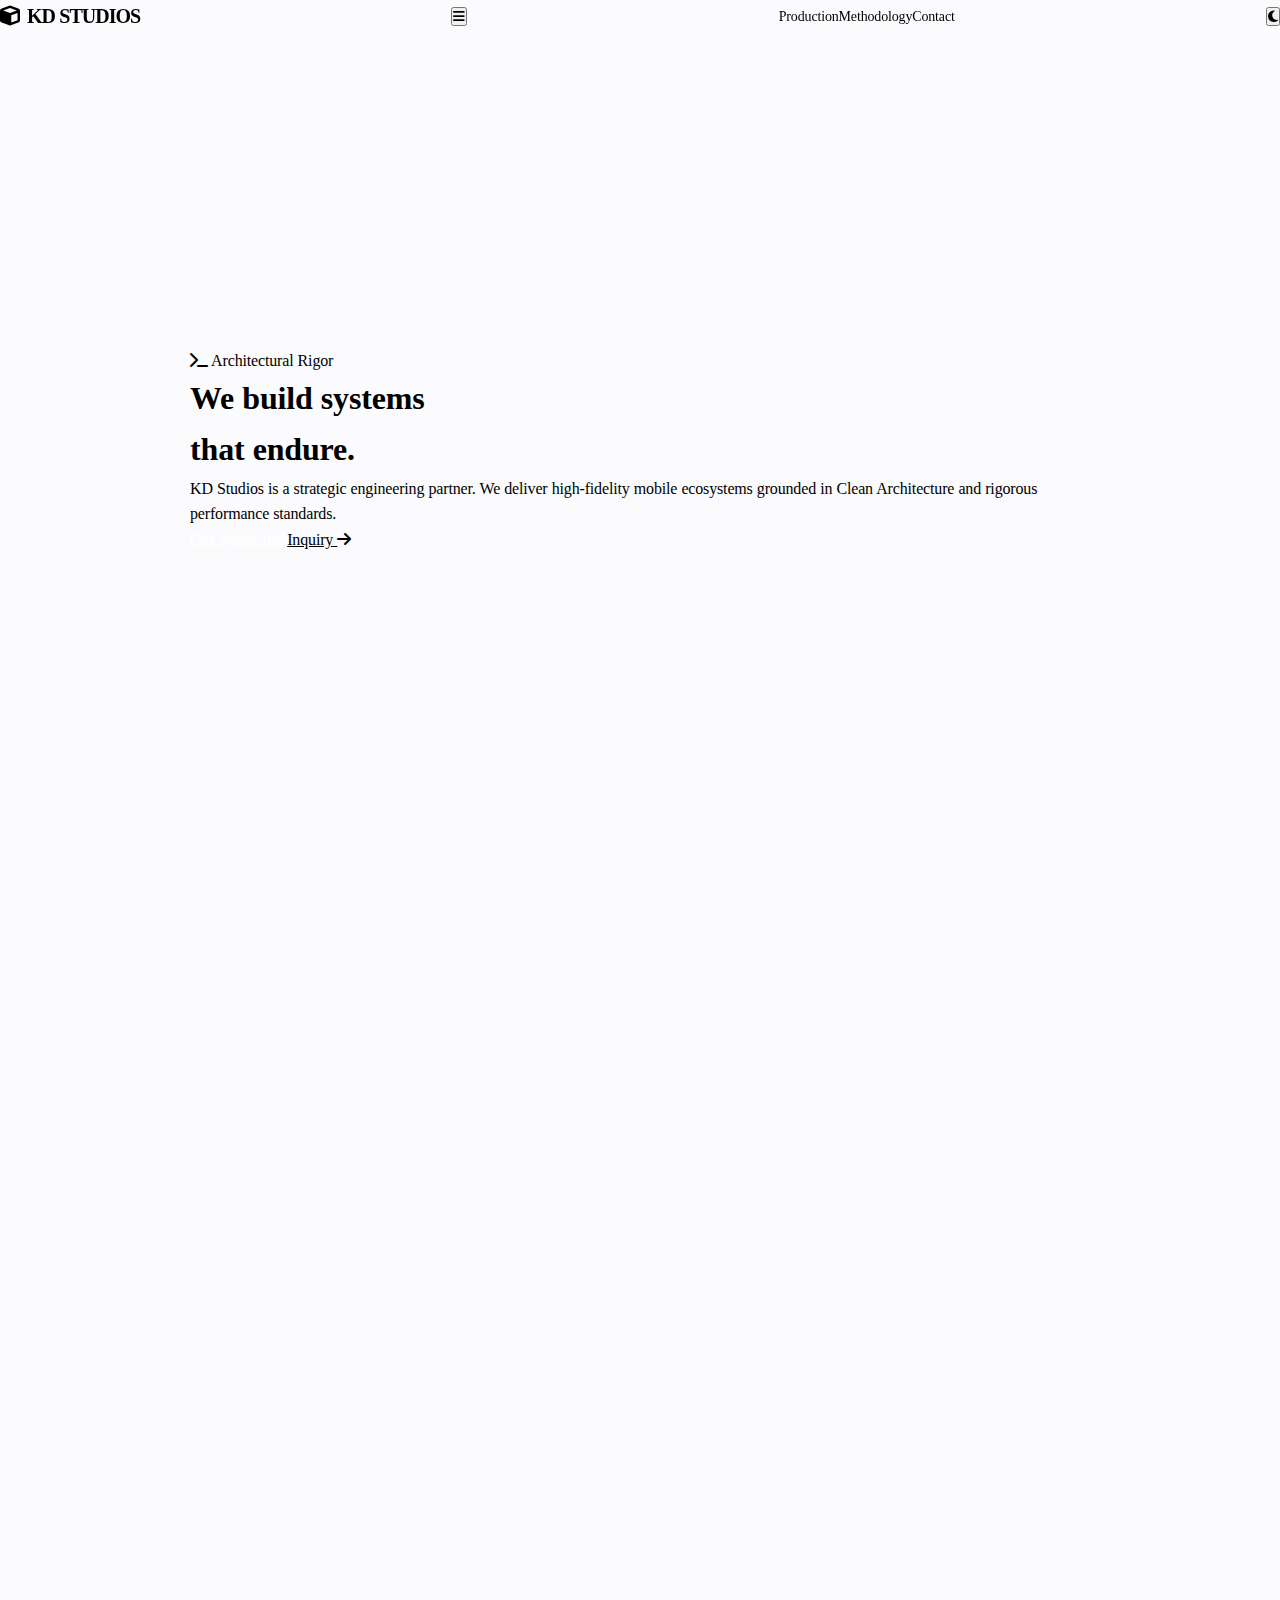
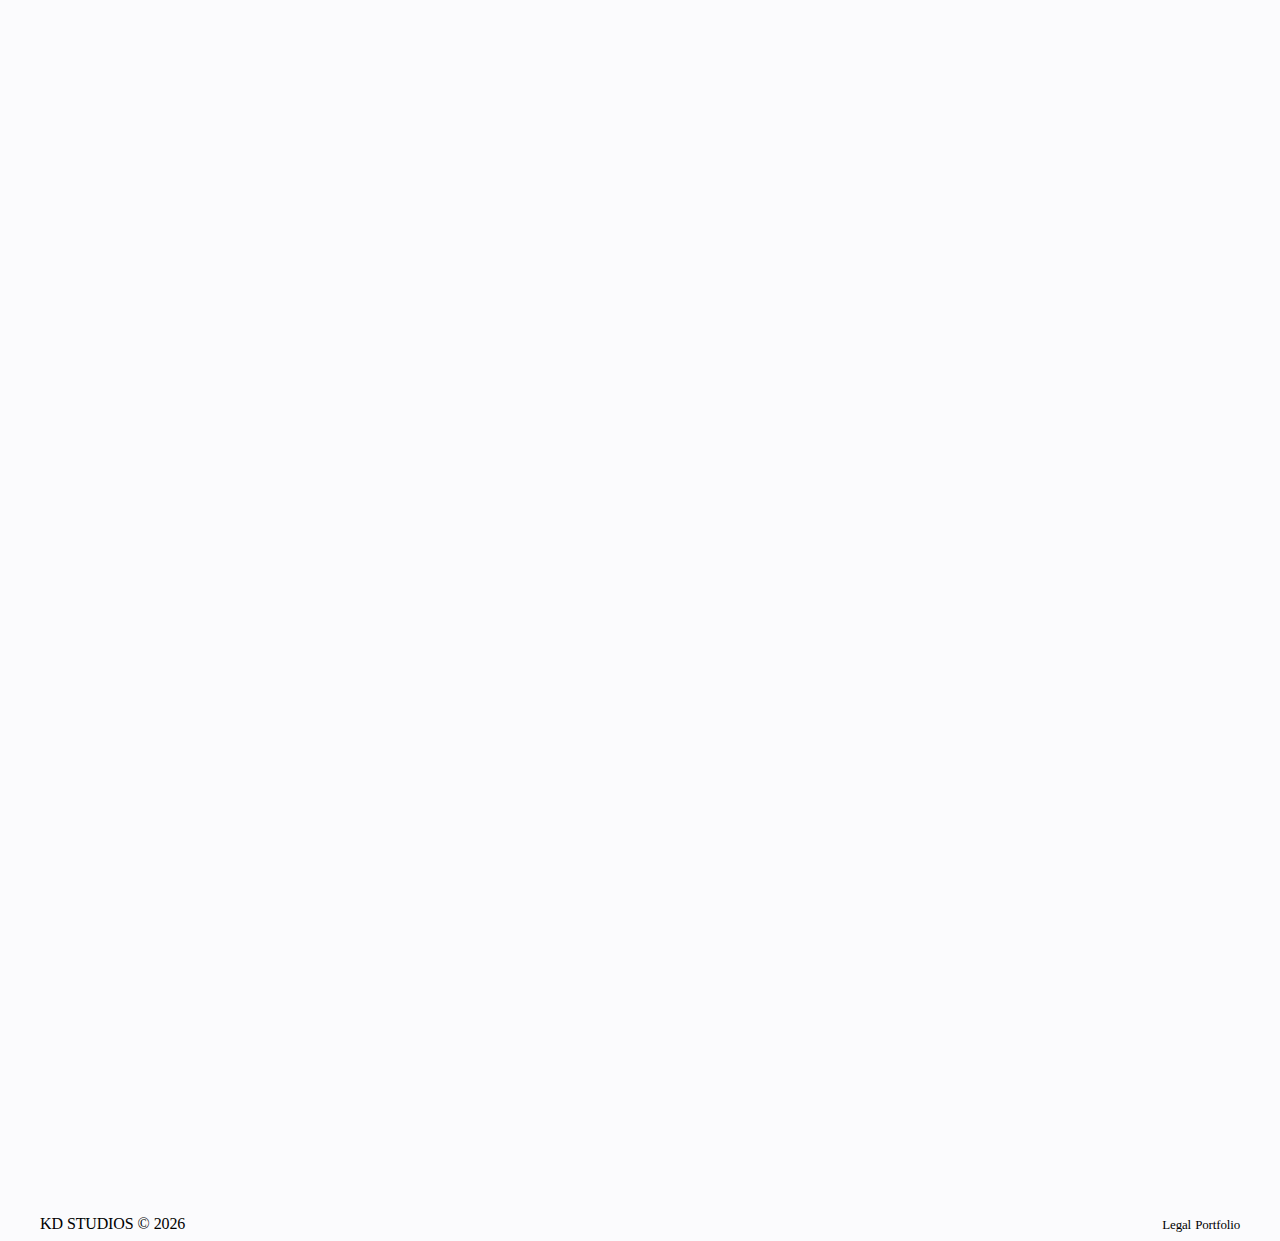
<file: kd-studios/index.html>
<!DOCTYPE html>
<html lang="en" class="no-js">
<script>document.documentElement.className = document.documentElement.className.replace('no-js', 'js-ready');</script>

<head>
    <meta charset="UTF-8">
    <meta name="viewport" content="width=device-width, initial-scale=1.0">

    <!-- SEO & Identity -->
    <title>KD Studios | Elite Performance Engineering</title>
    <meta name="description"
        content="KD Studios architectures high-performance mobile software with rigorous engineering standards. Specialized in Flutter, Clean Architecture, and SOLID principles.">

    <!-- Premium Fonts -->
    <link rel="preconnect" href="https://fonts.googleapis.com">
    <link rel="preconnect" href="https://fonts.gstatic.com" crossorigin>
    <link
        href="https://fonts.googleapis.com/css2?family=Inter:wght@400;500;600;700;800;900&family=Cairo:wght@700;900&display=swap"
        rel="stylesheet">

    <!-- Global Styles -->
    <link rel="icon"
        href="data:image/svg+xml,<svg xmlns=%22http://www.w3.org/2000/svg%22 viewBox=%220 0 100 100%22><text y=%22.9em%22 font-size=%2290%22>💠</text></svg>">
    <link rel="stylesheet"
        href="https://cdnjs.cloudflare.com/ajax/libs/font-awesome/6.5.1/css/all.min.css">
    <link rel="stylesheet" href="styles/main.css">
</head>

<body>

    <!-- Premium Visual Background -->
    <div class="background-layer">
        <div class="mesh-ball ball-primary"></div>
        <div class="mesh-ball ball-secondary"></div>
    </div>
    <div class="grain-overlay"></div>

    <!-- Smart Glass Navigation -->
    <nav class="navbar" id="navbar" aria-label="Primary">
        <div class="nav-content">
            <a href="#" class="brand">
                <i class="fas fa-cube"></i> KD STUDIOS
            </a>

            <button class="menu-toggle" id="menu-toggle"
                aria-label="Open navigation" aria-expanded="false"
                aria-controls="primary-nav">
                <i class="fas fa-bars"></i>
            </button>

            <ul class="nav-links" id="primary-nav">
                <li><a href="#work" class="nav-link">Production</a></li>
                <li><a href="#methods" class="nav-link">Methodology</a></li>
                <li><a href="#contact" class="nav-link">Contact</a></li>
            </ul>

            <div class="nav-actions">
                <button class="theme-toggle" id="theme-toggle"
                    title="Switch Theme">
                    <i class="fas fa-moon"></i>
                </button>
            </div>
        </div>
    </nav>

    <main id="main-content">
        <!-- The Statement (Hero) -->
        <section class="hero">
            <div class="container">
                <div class="hero-content">
                    <div class="hero-badge reveal">
                        <i class="fas fa-terminal"></i> Architectural Rigor
                    </div>
                    <h1 class="hero-title reveal">
                        We build systems <br>
                        <span class="text-gradient">that endure.</span>
                    </h1>
                    <p class="hero-subtitle reveal">
                        KD Studios is a strategic engineering partner. We
                        deliver high-fidelity mobile ecosystems
                        grounded in Clean Architecture and rigorous performance
                        standards.
                    </p>
                    <div class="hero-btns reveal">
                        <a href="#work" class="btn btn-primary">Our
                            Production</a>
                        <a href="#contact" class="btn btn-secondary">Inquiry <i
                                class="fas fa-arrow-right"></i></a>
                    </div>
                </div>
            </div>
        </section>

        <!-- Production Case: Bakasa Coptic -->
        <section class="section" id="work">
            <div class="container">
                <span class="section-label reveal">Production Showcase</span>

                <article class="project-card reveal">
                    <div class="project-info">
                        <h3 class="project-title">
                            Bakasa Coptic <br>
                            <span class="ar-title">بكاسة قبطي</span>
                        </h3>
                        <p class="project-desc">
                            A high-concurrency social deduction platform
                            engineered for the Coptic community.
                            Built with a modular Flutter core, featuring
                            custom-rendered shaders and real-time state
                            synchronization.
                        </p>

                        <div class="project-tags">
                            <span class="tag">FLUTTER</span>
                            <span class="tag">CLEAN ARCH</span>
                            <span class="tag">SOLID</span>
                            <span class="tag">RIVE</span>
                            <span class="tag">FIREBASE</span>
                        </div>

                        <div class="project-btns">
                            <a href="https://play.google.com/store/apps/details?id=com.kdstudios.coptic_bakasa"
                                target="_blank" class="btn btn-primary btn-sm">
                                <i class="fab fa-google-play"></i> Play Store
                            </a>
                            <a href="../coptic-bakasa-privacy-policy/"
                                class="btn btn-secondary btn-sm">
                                <i class="fas fa-shield"></i> Privacy Center
                            </a>
                        </div>
                    </div>
                    <div class="project-visual">
                        <div class="mockup">
                            <img src="assets/bakasa-mockup.png"
                                alt="Bakasa Mobile Interface" loading="lazy">
                        </div>
                    </div>
                </article>
            </div>
        </section>

        <!-- The Blueprint (Methodology) -->
        <section class="section" id="methods">
            <div class="container">
                <span class="section-label reveal">Our Blueprint</span>

                <div class="grid-bento">
                    <div class="bento-card bento-large reveal">
                        <div class="bento-icon"><i
                                class="fas fa-layer-group"></i></div>
                        <h4>Clean Architecture</h4>
                        <p>We decouple business logic from external
                            dependencies. This ensures longevity, testability,
                            and a platform-agnostic core that scales infinitely.
                        </p>
                    </div>

                    <div class="bento-card reveal">
                        <div class="bento-icon"><i
                                class="fas fa-code-commit"></i></div>
                        <h4>SOLID Principles</h4>
                        <p>Every module is designed with single responsibility
                            and inversion of control, significantly reducing
                            technical debt.</p>
                    </div>

                    <div class="bento-card reveal">
                        <div class="bento-icon"><i
                                class="fas fa-gauge-simple-high"></i></div>
                        <h4>Performance Engineering</h4>
                        <p>Rigorous profiling and frame-time optimization to
                            deliver a consistent 120FPS experience on supporting
                            devices.</p>
                    </div>

                    <div class="bento-card bento-wide reveal">
                        <div class="bento-icon"><i class="fas fa-microchip"></i>
                        </div>
                        <h4>Modular Ecosystems</h4>
                        <p>By building application-agnostic packages, we
                            accelerate development cycles and ensure consistency
                            across your entire digital portfolio.</p>
                    </div>
                </div>
            </div>
        </section>

        <!-- Final Signal (Contact) -->
        <section class="section" id="contact">
            <div class="container">
                <div class="cta reveal">
                    <h2 class="cta-title">Build the Future.</h2>
                    <a href="mailto:dkstudios255@gmail.com"
                        class="cta-email">dkstudios255@gmail.com</a>
                </div>
            </div>
        </section>
    </main>

    <!-- Essential Footer -->
    <footer class="footer">
        <div class="container">
            <div class="footer-inner">
                <div class="copyright">
                    <span class="brand-inline">KD STUDIOS</span> &copy; 2026
                </div>
                <div class="footer-nav">
                    <a href="../coptic-bakasa-privacy-policy/"
                        class="footer-link">Legal</a>
                    <a href="#" class="footer-link">Portfolio</a>
                </div>
            </div>
        </div>
    </footer>

    <!-- Production Runtime -->
    <script src="scripts/main.js"></script>
</body>

</html>
</file>
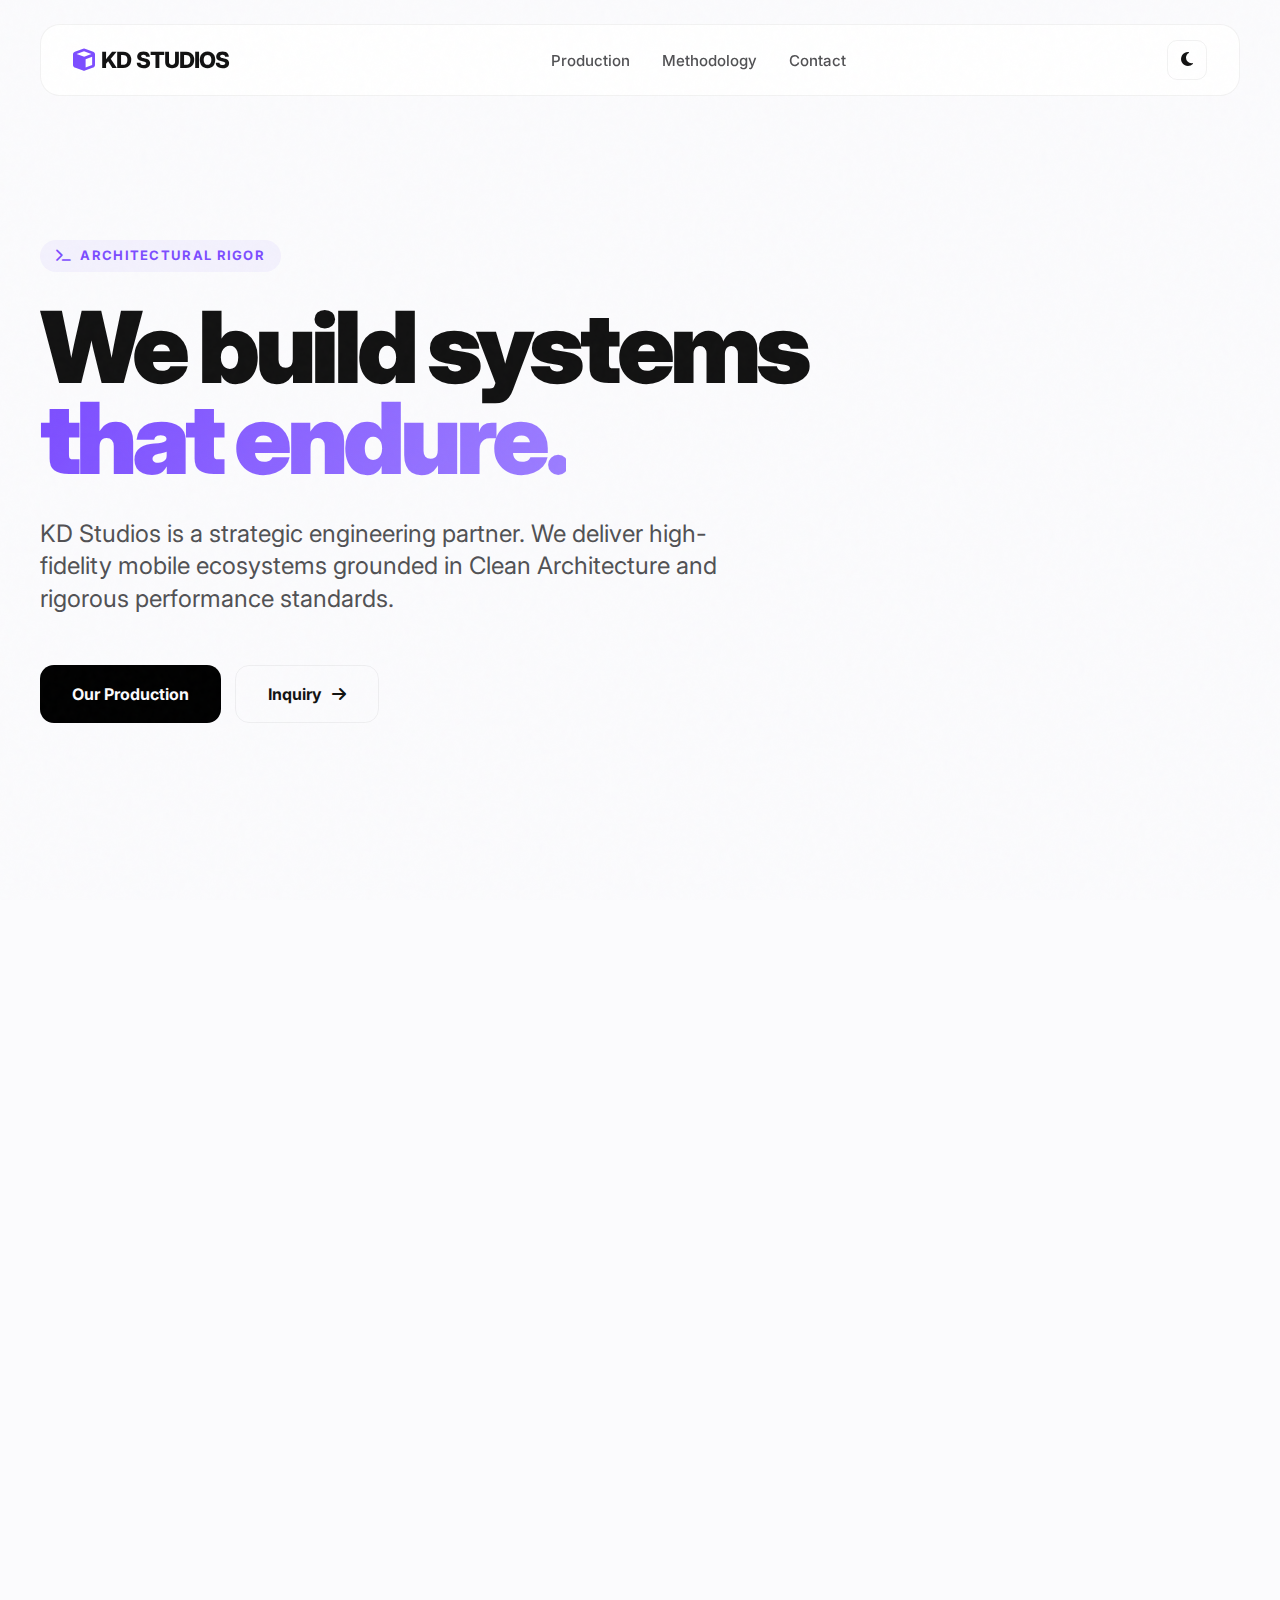
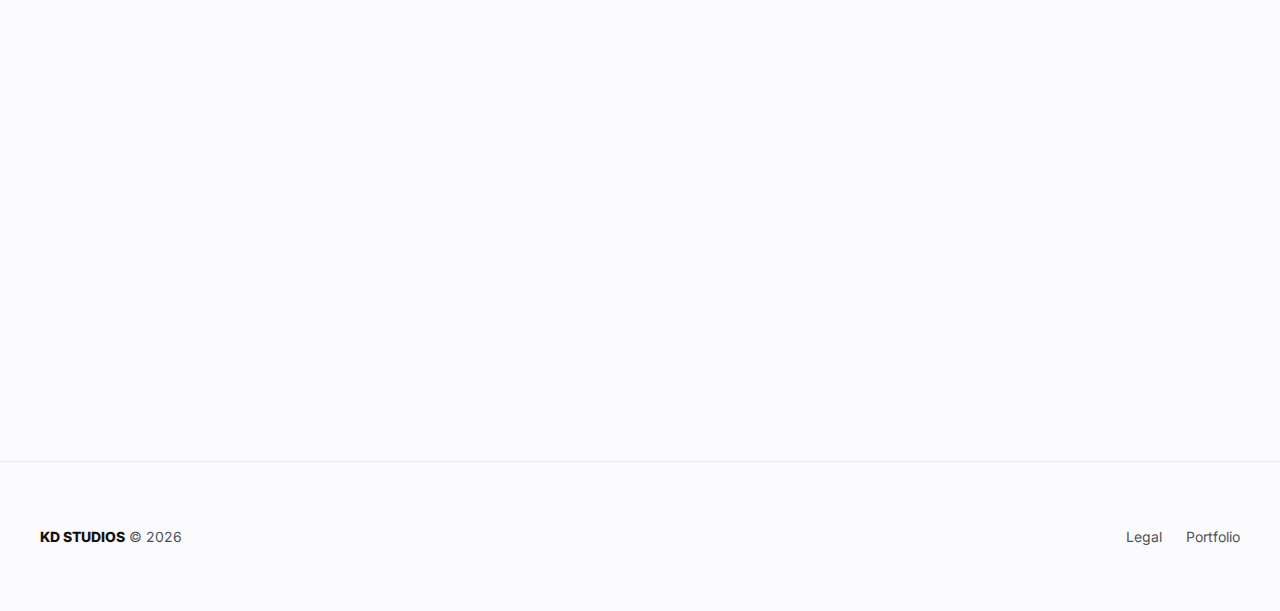
<file: pages/kd-studios/index.html>
<!DOCTYPE html>
<html lang="en" class="no-js">
<script>document.documentElement.className = document.documentElement.className.replace('no-js', 'js-ready');</script>

<head>
    <meta charset="UTF-8">
    <meta name="viewport" content="width=device-width, initial-scale=1.0">

    <!-- SEO & Identity -->
    <title>KD Studios | Elite Performance Engineering</title>
    <meta name="description"
        content="KD Studios architectures high-performance mobile software with rigorous engineering standards. Specialized in Flutter, Clean Architecture, and SOLID principles.">

    <!-- Premium Fonts -->
    <link rel="preconnect" href="https://fonts.googleapis.com">
    <link rel="preconnect" href="https://fonts.gstatic.com" crossorigin>
    <link
        href="https://fonts.googleapis.com/css2?family=Inter:wght@400;500;600;700;800;900&family=Cairo:wght@700;900&display=swap"
        rel="stylesheet">

    <!-- Global Styles -->
    <link rel="icon"
        href="data:image/svg+xml,<svg xmlns=%22http://www.w3.org/2000/svg%22 viewBox=%220 0 100 100%22><text y=%22.9em%22 font-size=%2290%22>💠</text></svg>">
    <link rel="stylesheet"
        href="https://cdnjs.cloudflare.com/ajax/libs/font-awesome/6.5.1/css/all.min.css">
    <link rel="stylesheet" href="styles/main.css">
</head>

<body>

    <!-- Premium Visual Background -->
    <div class="background-layer">
        <div class="mesh-ball ball-primary"></div>
        <div class="mesh-ball ball-secondary"></div>
    </div>
    <div class="grain-overlay"></div>

    <!-- Smart Glass Navigation -->
    <nav class="navbar" id="navbar" aria-label="Primary">
        <div class="nav-content">
            <a href="#" class="brand">
                <i class="fas fa-cube"></i> KD STUDIOS
            </a>

            <button class="menu-toggle" id="menu-toggle"
                aria-label="Open navigation" aria-expanded="false"
                aria-controls="primary-nav">
                <i class="fas fa-bars"></i>
            </button>

            <ul class="nav-links" id="primary-nav">
                <li><a href="#work" class="nav-link">Production</a></li>
                <li><a href="#methods" class="nav-link">Methodology</a></li>
                <li><a href="#contact" class="nav-link">Contact</a></li>
            </ul>

            <div class="nav-actions">
                <button class="theme-toggle" id="theme-toggle"
                    title="Switch Theme">
                    <i class="fas fa-moon"></i>
                </button>
            </div>
        </div>
    </nav>

    <main id="main-content">
        <!-- The Statement (Hero) -->
        <section class="hero">
            <div class="container">
                <div class="hero-content">
                    <div class="hero-badge reveal">
                        <i class="fas fa-terminal"></i> Architectural Rigor
                    </div>
                    <h1 class="hero-title reveal">
                        We build systems <br>
                        <span class="text-gradient">that endure.</span>
                    </h1>
                    <p class="hero-subtitle reveal">
                        KD Studios is a strategic engineering partner. We
                        deliver high-fidelity mobile ecosystems
                        grounded in Clean Architecture and rigorous performance
                        standards.
                    </p>
                    <div class="hero-btns reveal">
                        <a href="#work" class="btn btn-primary">Our
                            Production</a>
                        <a href="#contact" class="btn btn-secondary">Inquiry <i
                                class="fas fa-arrow-right"></i></a>
                    </div>
                </div>
            </div>
        </section>

        <!-- Production Case: Bakasa Coptic -->
        <section class="section" id="work">
            <div class="container">
                <span class="section-label reveal">Production Showcase</span>

                <article class="project-card reveal">
                    <div class="project-info">
                        <h3 class="project-title">
                            Bakasa Coptic <br>
                            <span class="ar-title">بكاسة قبطي</span>
                        </h3>
                        <p class="project-desc">
                            A high-concurrency social deduction platform
                            engineered for the Coptic community.
                            Built with a modular Flutter core, featuring
                            custom-rendered shaders and real-time state
                            synchronization.
                        </p>

                        <div class="project-tags">
                            <span class="tag">FLUTTER</span>
                            <span class="tag">CLEAN ARCH</span>
                            <span class="tag">SOLID</span>
                            <span class="tag">RIVE</span>
                            <span class="tag">FIREBASE</span>
                        </div>

                        <div class="project-btns">
                            <a href="https://play.google.com/store/apps/details?id=com.kdstudios.coptic_bakasa"
                                target="_blank" class="btn btn-primary btn-sm">
                                <i class="fab fa-google-play"></i> Play Store
                            </a>
                            <a href="coptic-bakasa/"
                                class="btn btn-secondary btn-sm">
                                <i class="fas fa-layer-group"></i> Overview
                            </a>
                        </div>
                    </div>
                    <div class="project-visual">
                        <div class="mockup">
                            <img src="assets/bakasa-mockup.png"
                                alt="Bakasa Mobile Interface" loading="lazy">
                        </div>
                    </div>
                </article>
            </div>
        </section>

        <!-- The Blueprint (Methodology) -->
        <section class="section" id="methods">
            <div class="container">
                <span class="section-label reveal">Our Blueprint</span>

                <div class="grid-bento">
                    <div class="bento-card bento-large reveal">
                        <div class="bento-icon"><i
                                class="fas fa-layer-group"></i></div>
                        <h4>Clean Architecture</h4>
                        <p>We decouple business logic from external
                            dependencies. This ensures longevity, testability,
                            and a platform-agnostic core that scales infinitely.
                        </p>
                    </div>

                    <div class="bento-card reveal">
                        <div class="bento-icon"><i
                                class="fas fa-code-commit"></i></div>
                        <h4>SOLID Principles</h4>
                        <p>Every module is designed with single responsibility
                            and inversion of control, significantly reducing
                            technical debt.</p>
                    </div>

                    <div class="bento-card reveal">
                        <div class="bento-icon"><i
                                class="fas fa-gauge-simple-high"></i></div>
                        <h4>Performance Engineering</h4>
                        <p>Rigorous profiling and frame-time optimization to
                            deliver a consistent 120FPS experience on supporting
                            devices.</p>
                    </div>

                    <div class="bento-card bento-wide reveal">
                        <div class="bento-icon"><i class="fas fa-microchip"></i>
                        </div>
                        <h4>Modular Ecosystems</h4>
                        <p>By building application-agnostic packages, we
                            accelerate development cycles and ensure consistency
                            across your entire digital portfolio.</p>
                    </div>
                </div>
            </div>
        </section>

        <!-- Final Signal (Contact) -->
        <section class="section" id="contact">
            <div class="container">
                <div class="cta reveal">
                    <h2 class="cta-title">Build the Future.</h2>
                    <a href="mailto:dkstudios255@gmail.com"
                        class="cta-email">dkstudios255@gmail.com</a>
                </div>
            </div>
        </section>
    </main>

    <!-- Essential Footer -->
    <footer class="footer">
        <div class="container">
            <div class="footer-inner">
                <div class="copyright">
                    <span class="brand-inline">KD STUDIOS</span> &copy; 2026
                </div>
                <div class="footer-nav">
                    <a href="coptic-bakasa/privacy-policy/"
                        class="footer-link">Legal</a>
                    <a href="#" class="footer-link">Portfolio</a>
                </div>
            </div>
        </div>
    </footer>

    <!-- Production Runtime -->
    <script src="scripts/main.js"></script>
</body>

</html>
</file>
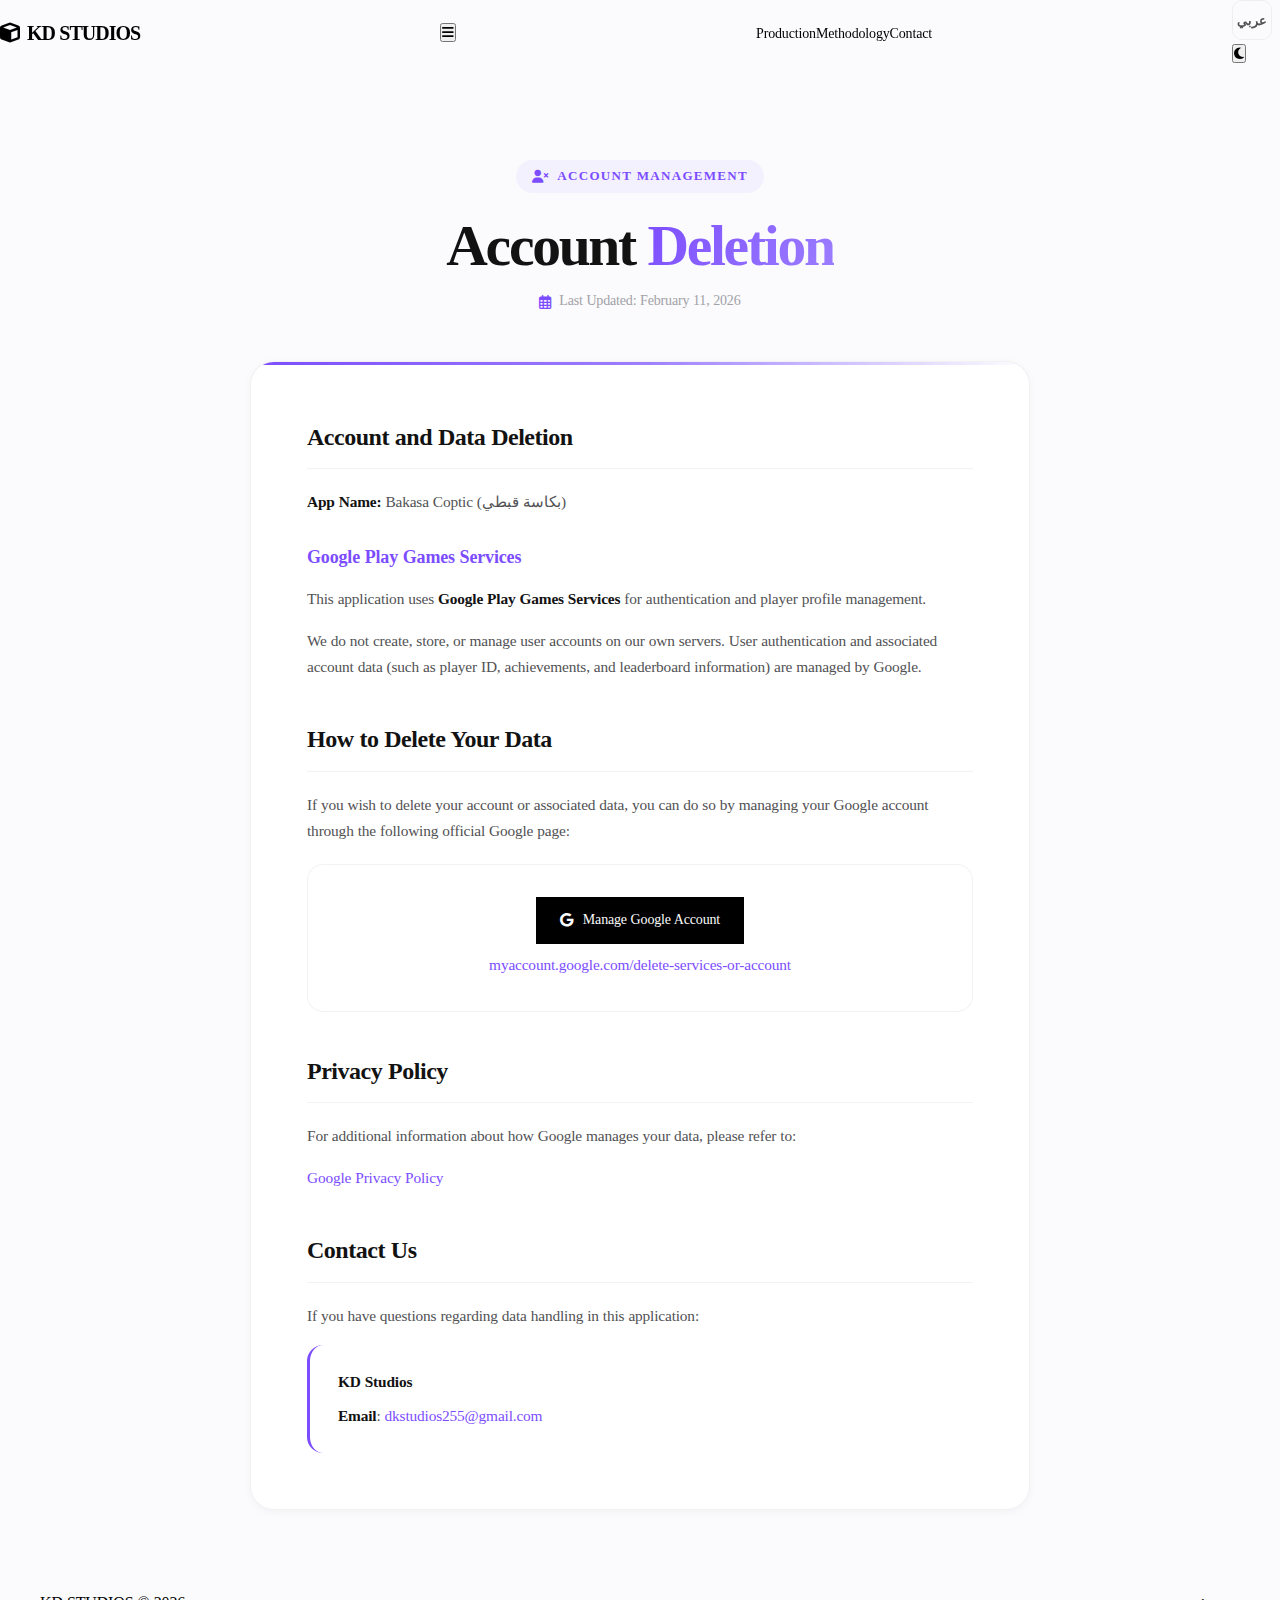
<file: kd-studios/coptic-bakasa/delete-account/index.html>
<!DOCTYPE html>
<html lang="en" dir="ltr" class="no-js">
<script>document.documentElement.className = document.documentElement.className.replace('no-js', 'js-ready');</script>

<head>
    <meta charset="UTF-8">
    <meta name="viewport" content="width=device-width, initial-scale=1.0">

    <!-- SEO & Identity -->
    <title>Delete Account | Bakasa Coptic — KD Studios</title>
    <meta name="description"
        content="Account deletion instructions for Bakasa Coptic mobile application by KD Studios. Manage your data and privacy settings.">
    <meta name="robots" content="index, follow">
    <meta name="theme-color" content="#0a0a0f">

    <!-- Favicon -->
    <link rel="icon"
        href="data:image/svg+xml,<svg xmlns=%22http://www.w3.org/2000/svg%22 viewBox=%220 0 100 100%22><text y=%22.9em%22 font-size=%2290%22>💠</text></svg>">

    <!-- Premium Fonts -->
    <link rel="preconnect" href="https://fonts.googleapis.com">
    <link rel="preconnect" href="https://fonts.gstatic.com" crossorigin>
    <link
        href="https://fonts.googleapis.com/css2?family=Inter:wght@400;500;600;700;800;900&family=Cairo:wght@600;700;900&display=swap"
        rel="stylesheet">

    <!-- Icons -->
    <link rel="stylesheet"
        href="https://cdnjs.cloudflare.com/ajax/libs/font-awesome/6.5.1/css/all.min.css">

    <!-- Stylesheets -->
    <link rel="stylesheet" href="../../styles/main.css">
    <link rel="stylesheet" href="../shared.css">
</head>

<body>

    <!-- Premium Visual Background -->
    <div class="background-layer">
        <div class="mesh-ball ball-primary"></div>
        <div class="mesh-ball ball-secondary"></div>
    </div>
    <div class="grain-overlay"></div>

    <!-- Smart Glass Navigation -->
    <nav class="navbar" id="navbar" aria-label="Primary">
        <div class="nav-content">
            <a href="../../index.html" class="brand">
                <i class="fas fa-cube"></i> KD STUDIOS
            </a>

            <button class="menu-toggle" id="menu-toggle"
                aria-label="Open navigation" aria-expanded="false"
                aria-controls="primary-nav">
                <i class="fas fa-bars"></i>
            </button>

            <ul class="nav-links" id="primary-nav">
                <li><a href="../../index.html#work"
                        class="nav-link">Production</a></li>
                <li><a href="../../index.html#methods"
                        class="nav-link">Methodology</a></li>
                <li><a href="../../index.html#contact"
                        class="nav-link">Contact</a></li>
            </ul>

            <div class="nav-actions">
                <button class="lang-toggle" id="lang-toggle"
                    aria-label="Switch Language">
                    <span class="lang-text">عربي</span>
                </button>
                <button class="theme-toggle" id="theme-toggle"
                    title="Switch Theme">
                    <i class="fas fa-moon"></i>
                </button>
            </div>
        </div>
    </nav>

    <main id="main-content">
        <section class="legal-page">
            <div class="container container-narrow">

                <!-- Page Header -->
                <div class="page-header reveal">
                    <div class="page-badge">
                        <i class="fas fa-user-xmark"></i> Account Management
                    </div>
                    <h1 class="page-title" id="page-title">Account <span
                            class="accent">Deletion</span></h1>
                    <p class="page-meta" id="page-meta">
                        <i class="far fa-calendar-alt"></i>
                        <span id="meta-text">Last Updated: February 11,
                            2026</span>
                    </p>
                </div>

                <!-- English Content (Default) -->
                <div id="content-en" class="content-card">
                    <div class="section-block">
                        <h2>Account and Data Deletion</h2>
                        <p><strong>App Name:</strong> Bakasa Coptic (بكاسة قبطي)
                        </p>

                        <h3>Google Play Games Services</h3>
                        <p>This application uses <strong>Google Play Games
                                Services</strong> for authentication and player
                            profile management.</p>
                        <p>We do not create, store, or manage user accounts on
                            our own servers. User authentication and associated
                            account data (such as player ID, achievements, and
                            leaderboard information) are managed by Google.</p>
                    </div>

                    <div class="section-block">
                        <h2>How to Delete Your Data</h2>
                        <p>If you wish to delete your account or associated
                            data, you can do so by managing your Google account
                            through the following official Google page:</p>
                        <div class="action-box">
                            <a href="https://myaccount.google.com/delete-services-or-account"
                                target="_blank" rel="noopener noreferrer"
                                class="btn btn-primary btn-sm">
                                <i class="fab fa-google"></i> Manage Google
                                Account
                            </a>
                            <p class="mt-2 text-sm"><a
                                    href="https://myaccount.google.com/delete-services-or-account"
                                    target="_blank">myaccount.google.com/delete-services-or-account</a>
                            </p>
                        </div>
                    </div>

                    <div class="section-block">
                        <h2>Privacy Policy</h2>
                        <p>For additional information about how Google manages
                            your data, please refer to:</p>
                        <p><a href="https://policies.google.com/privacy"
                                target="_blank" rel="noopener noreferrer">Google
                                Privacy Policy</a></p>
                    </div>

                    <div class="section-block">
                        <h2>Contact Us</h2>
                        <p>If you have questions regarding data handling in this
                            application:</p>
                        <div class="contact-info">
                            <p><strong>KD Studios</strong></p>
                            <p><strong>Email</strong>: <a
                                    href="mailto:dkstudios255@gmail.com">dkstudios255@gmail.com</a>
                            </p>
                        </div>
                    </div>
                </div>

                <!-- Arabic Content (Hidden by default) -->
                <div id="content-ar" class="content-card rtl"
                    style="display: none;">
                    <div class="section-block">
                        <h2>حذف الحساب والبيانات</h2>
                        <p><strong>اسم التطبيق:</strong> بكاسة قبطي (Bakasa
                            Coptic)</p>
                        <p><strong>المطور:</strong> KD Studios</p>

                        <h3>خدمات ألعاب Google Play</h3>
                        <p>يستخدم هذا التطبيق <strong>خدمات ألعاب Google
                                Play</strong> للمصادقة وإدارة ملف تعريف اللاعب.
                        </p>
                        <p>نحن لا ننشئ أو نخزن أو ندير حسابات المستخدمين على
                            خوادمنا الخاصة. تتم إدارة مصادقة المستخدم وبيانات
                            الحساب المرتبطة بواسطة Google.</p>
                    </div>

                    <div class="section-block">
                        <h2>كيفية حذف بياناتك</h2>
                        <p>إذا كنت ترغب في حذف حسابك أو البيانات المرتبطة به،
                            يمكنك القيام بذلك من خلال إدارة حساب Google الخاص بك
                            عبر الصفحة الرسمية التالية:</p>
                        <div class="action-box">
                            <a href="https://myaccount.google.com/delete-services-or-account"
                                target="_blank" rel="noopener noreferrer"
                                class="btn btn-primary btn-sm">
                                <i class="fab fa-google"></i> إدارة حساب Google
                            </a>
                            <p class="mt-2 text-sm"><a
                                    href="https://myaccount.google.com/delete-services-or-account"
                                    target="_blank">myaccount.google.com/delete-services-or-account</a>
                            </p>
                        </div>
                    </div>

                    <div class="section-block">
                        <h2>سياسة الخصوصية</h2>
                        <p>لمزيد من المعلومات حول كيفية إدارة Google لبياناتك:
                        </p>
                        <p><a href="https://policies.google.com/privacy"
                                target="_blank" rel="noopener noreferrer">سياسة
                                خصوصية Google</a></p>
                    </div>

                    <div class="section-block">
                        <h2>اتصل بنا</h2>
                        <p>إذا كانت لديك أسئلة بخصوص التعامل مع البيانات:</p>
                        <div class="contact-info">
                            <p><strong>KD Studios</strong></p>
                            <p><strong>البريد الإلكتروني</strong>: <a
                                    href="mailto:dkstudios255@gmail.com">dkstudios255@gmail.com</a>
                            </p>
                        </div>
                    </div>
                </div>
            </div>
        </section>
    </main>

    <!-- Essential Footer -->
    <footer class="footer">
        <div class="container">
            <div class="footer-inner">
                <div class="copyright">
                    <span class="brand-inline">KD STUDIOS</span> &copy; 2026
                </div>
                <div class="footer-nav">
                    <a href="../privacy-policy/" class="footer-link">Legal</a>
                    <a href="../../index.html" class="footer-link">Home</a>
                </div>
            </div>
        </div>
    </footer>

    <!-- Production Runtime -->
    <script src="../../scripts/main.js"></script>
    <script src="scripts/i18n.js"></script>
    <script src="scripts/app.js"></script>
</body>

</html>
</file>
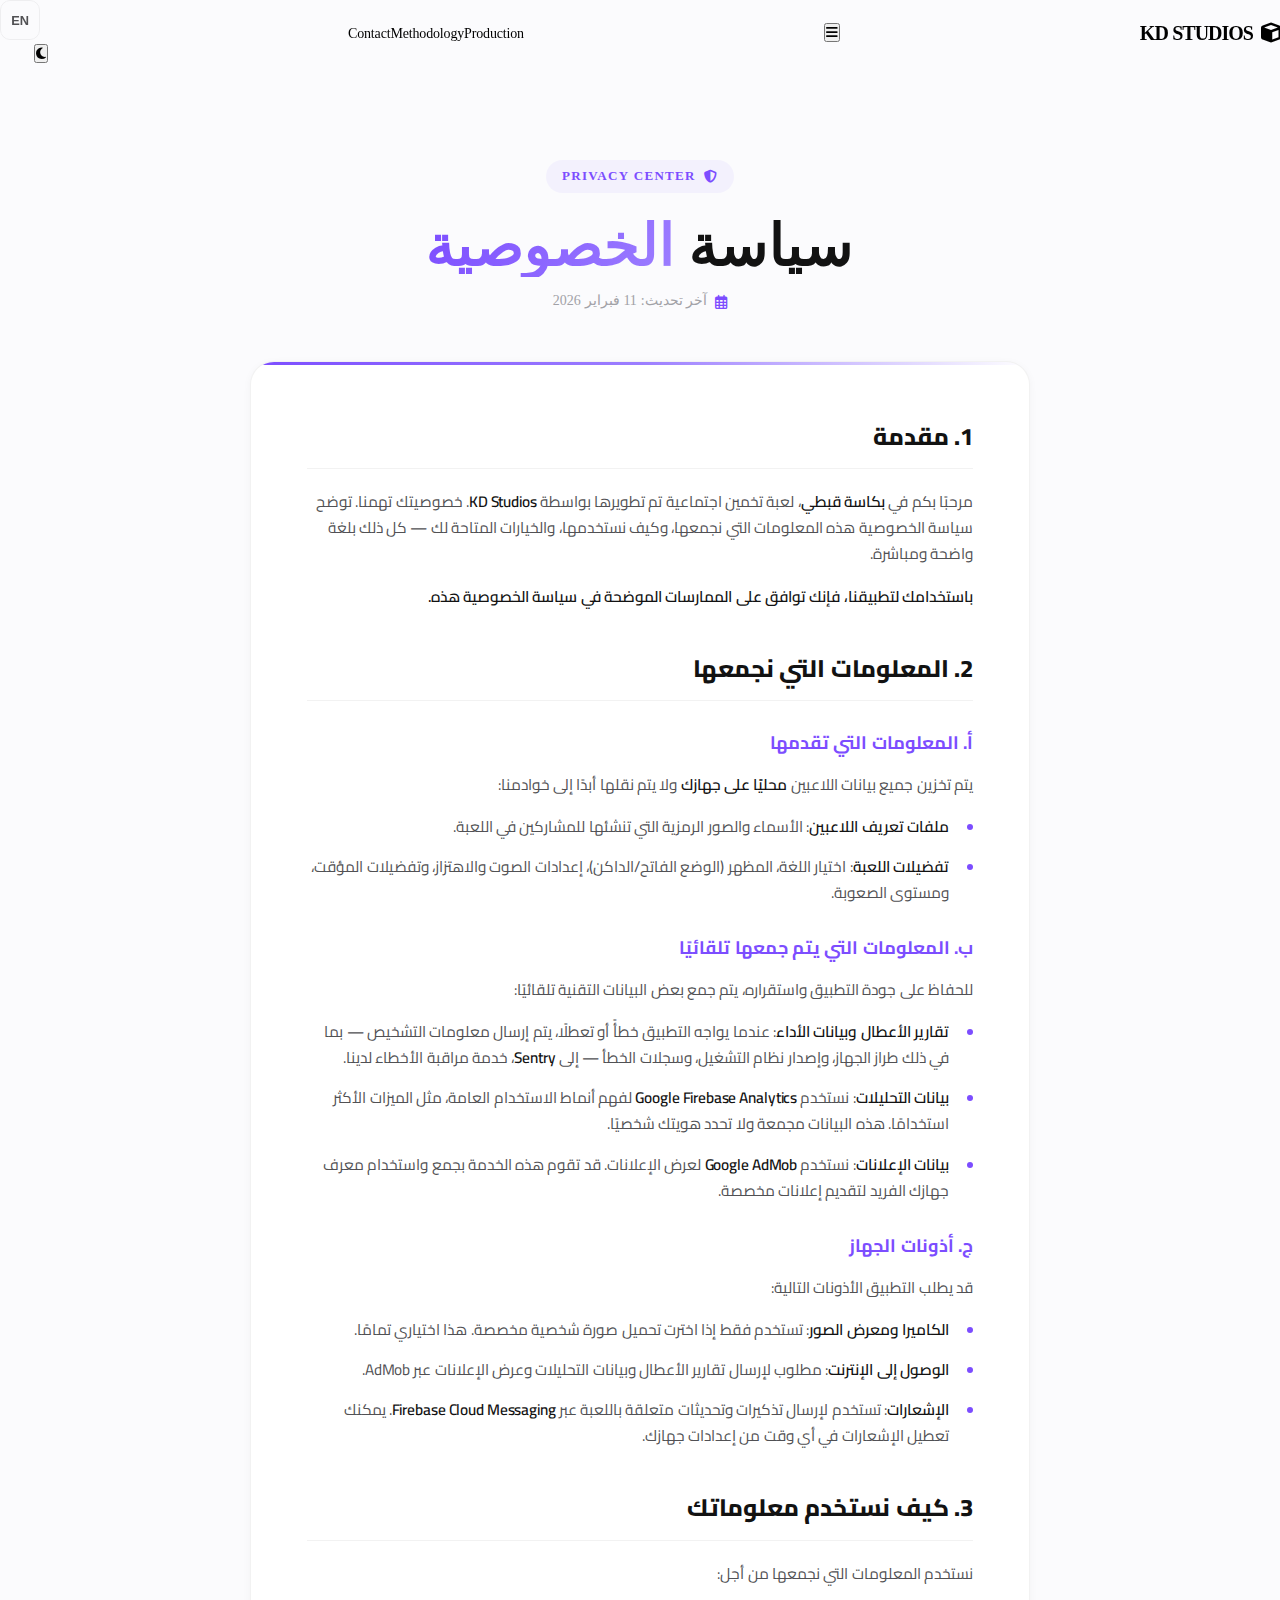
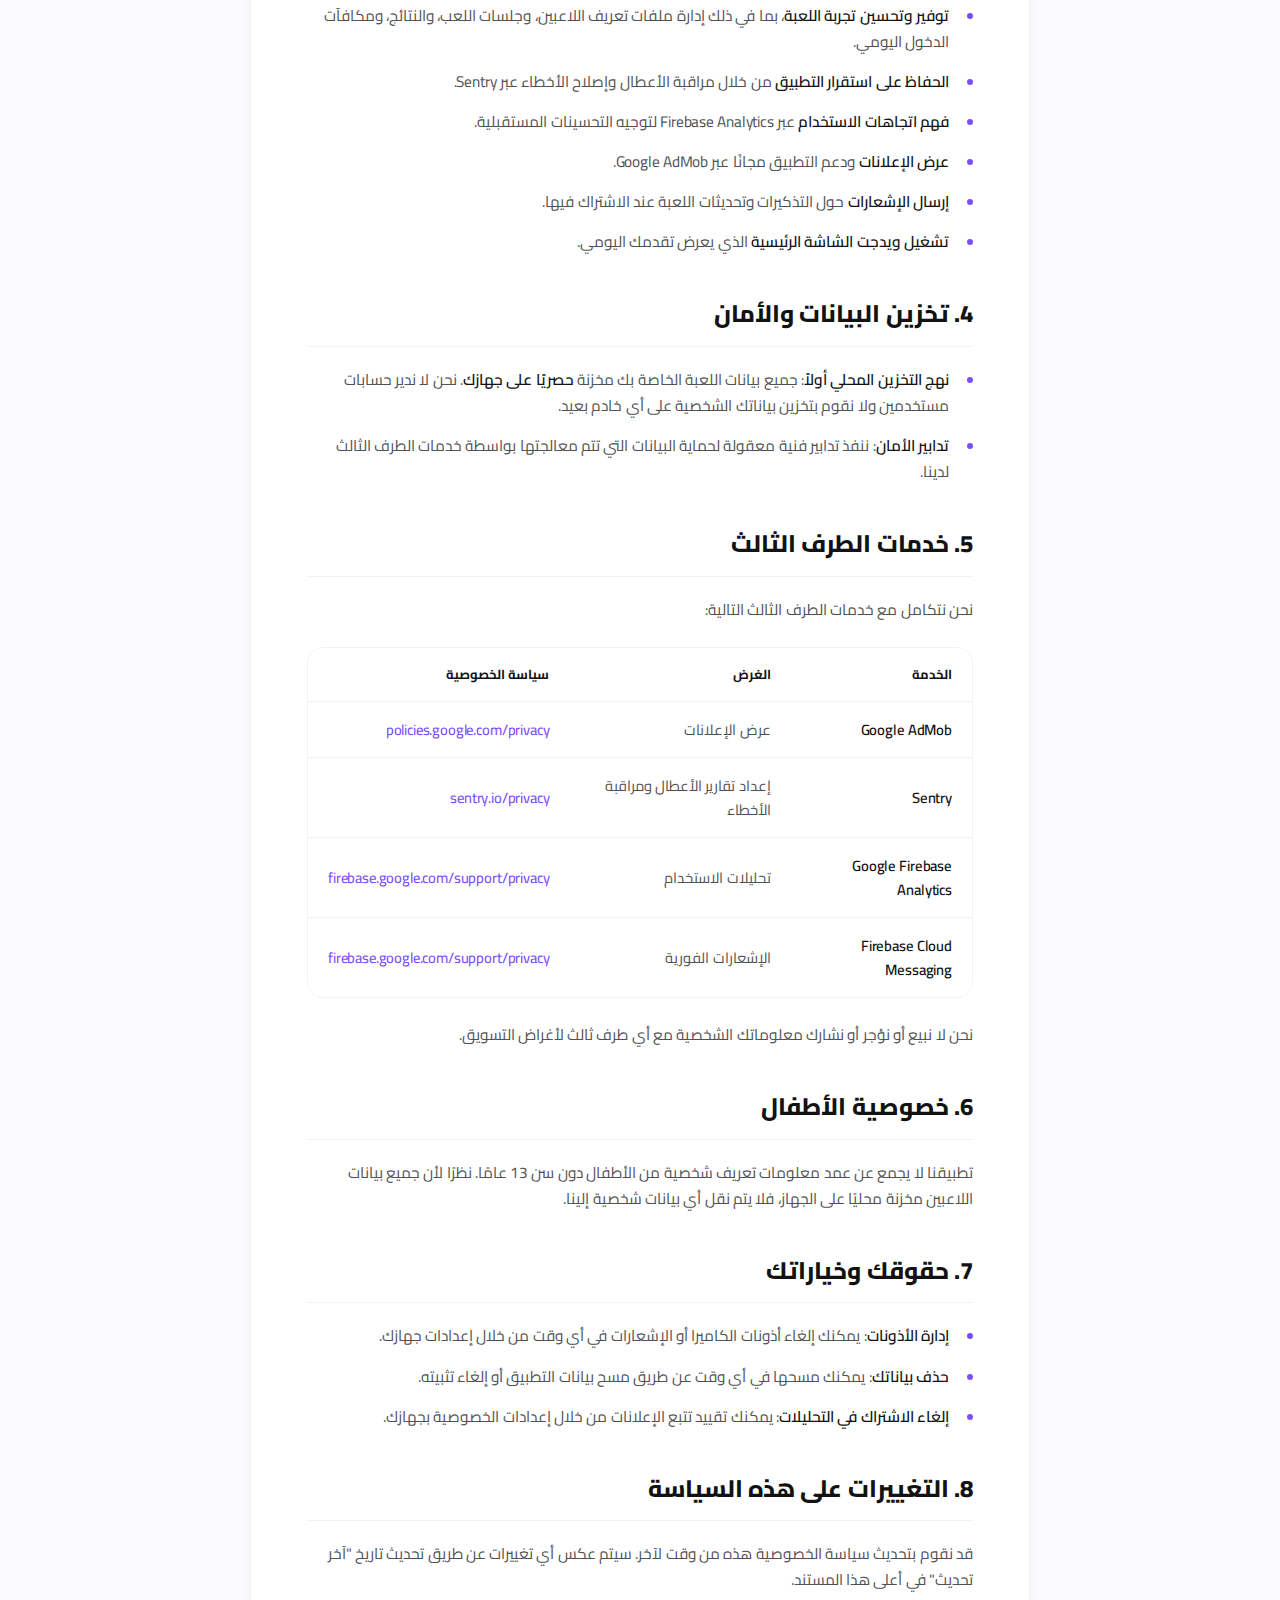
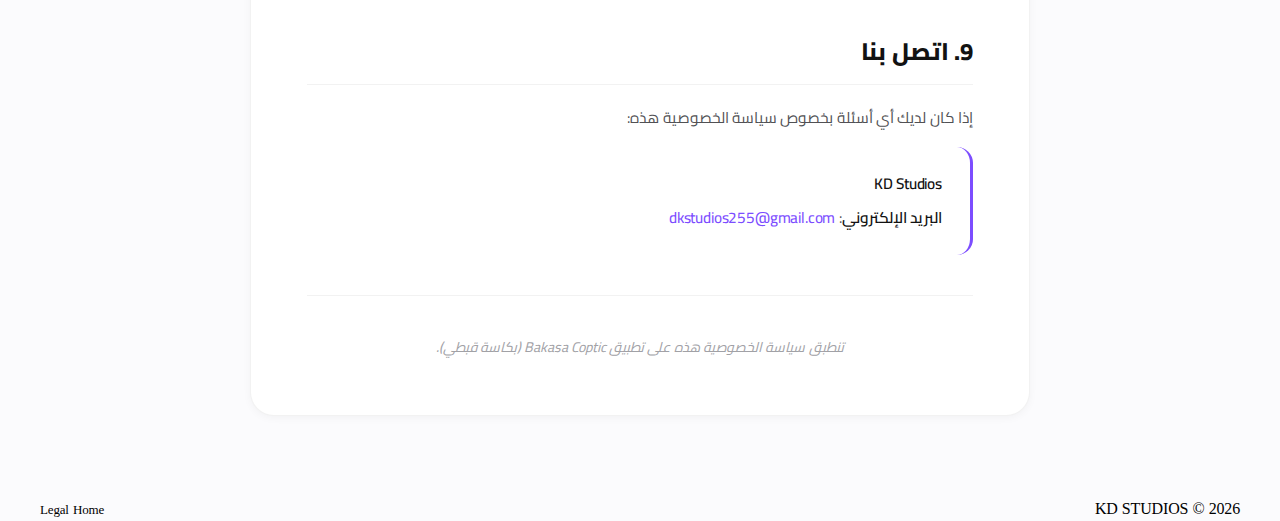
<file: kd-studios/coptic-bakasa/privacy-policy/index.html>
<!DOCTYPE html>
<html lang="ar" dir="rtl" class="no-js">
<script>document.documentElement.className = document.documentElement.className.replace('no-js', 'js-ready');</script>

<head>
    <meta charset="UTF-8">
    <meta name="viewport" content="width=device-width, initial-scale=1.0">

    <!-- SEO & Identity -->
    <title>Privacy Policy | Bakasa Coptic — KD Studios</title>
    <meta name="description"
        content="Privacy Policy for Bakasa Coptic mobile application by KD Studios. We prioritize your privacy with local-first data storage.">
    <meta name="robots" content="index, follow">
    <meta name="theme-color" content="#0a0a0f">

    <!-- Favicon -->
    <link rel="icon"
        href="data:image/svg+xml,<svg xmlns=%22http://www.w3.org/2000/svg%22 viewBox=%220 0 100 100%22><text y=%22.9em%22 font-size=%2290%22>💠</text></svg>">

    <!-- Premium Fonts -->
    <link rel="preconnect" href="https://fonts.googleapis.com">
    <link rel="preconnect" href="https://fonts.gstatic.com" crossorigin>
    <link
        href="https://fonts.googleapis.com/css2?family=Inter:wght@400;500;600;700;800;900&family=Cairo:wght@600;700;900&display=swap"
        rel="stylesheet">

    <!-- Icons -->
    <link rel="stylesheet"
        href="https://cdnjs.cloudflare.com/ajax/libs/font-awesome/6.5.1/css/all.min.css">

    <!-- Stylesheets -->
    <link rel="stylesheet" href="../../styles/main.css">
    <link rel="stylesheet" href="../shared.css">
</head>

<body>

    <!-- Premium Visual Background -->
    <div class="background-layer">
        <div class="mesh-ball ball-primary"></div>
        <div class="mesh-ball ball-secondary"></div>
    </div>
    <div class="grain-overlay"></div>

    <!-- Smart Glass Navigation -->
    <nav class="navbar" id="navbar" aria-label="Primary">
        <div class="nav-content">
            <a href="../../index.html" class="brand">
                <i class="fas fa-cube"></i> KD STUDIOS
            </a>

            <button class="menu-toggle" id="menu-toggle"
                aria-label="Open navigation" aria-expanded="false"
                aria-controls="primary-nav">
                <i class="fas fa-bars"></i>
            </button>

            <ul class="nav-links" id="primary-nav">
                <li><a href="../../index.html#work"
                        class="nav-link">Production</a></li>
                <li><a href="../../index.html#methods"
                        class="nav-link">Methodology</a></li>
                <li><a href="../../index.html#contact"
                        class="nav-link">Contact</a></li>
            </ul>

            <div class="nav-actions">
                <button class="lang-toggle" id="lang-toggle"
                    aria-label="Switch Language">
                    <span class="lang-text">EN</span>
                </button>
                <button class="theme-toggle" id="theme-toggle"
                    title="Switch Theme">
                    <i class="fas fa-moon"></i>
                </button>
            </div>
        </div>
    </nav>

    <main id="main-content">
        <section class="legal-page">
            <div class="container container-narrow">

                <!-- Page Header -->
                <div class="page-header reveal">
                    <div class="page-badge">
                        <i class="fas fa-shield-halved"></i> Privacy Center
                    </div>
                    <h1 class="page-title" id="page-title">سياسة <span
                            class="accent">الخصوصية</span></h1>
                    <p class="page-meta" id="page-meta">
                        <i class="far fa-calendar-alt"></i>
                        <span id="meta-text">آخر تحديث: 11 فبراير 2026</span>
                    </p>
                </div>

                <!-- Arabic Content (Default) -->
                <div id="content-ar" class="content-card rtl">
                    <div class="section-block">
                        <h2>1. مقدمة</h2>
                        <p>مرحبًا بكم في <strong>بكاسة قبطي</strong>، لعبة تخمين
                            اجتماعية تم تطويرها بواسطة <strong>KD
                                Studios</strong>. خصوصيتك تهمنا. توضح سياسة
                            الخصوصية هذه المعلومات التي نجمعها، وكيف نستخدمها،
                            والخيارات المتاحة لك — كل ذلك بلغة واضحة ومباشرة.
                        </p>
                        <p><strong>باستخدامك لتطبيقنا، فإنك توافق على الممارسات
                                الموضحة في سياسة الخصوصية هذه.</strong></p>
                    </div>

                    <div class="section-block">
                        <h2>2. المعلومات التي نجمعها</h2>

                        <h3>أ. المعلومات التي تقدمها</h3>
                        <p>يتم تخزين جميع بيانات اللاعبين <strong>محليًا على
                                جهازك</strong> ولا يتم نقلها أبدًا إلى خوادمنا:
                        </p>
                        <ul>
                            <li><strong>ملفات تعريف اللاعبين</strong>: الأسماء
                                والصور الرمزية التي تنشئها للمشاركين في اللعبة.
                            </li>
                            <li><strong>تفضيلات اللعبة</strong>: اختيار اللغة،
                                المظهر (الوضع الفاتح/الداكن)، إعدادات الصوت
                                والاهتزاز، وتفضيلات المؤقت، ومستوى الصعوبة.</li>
                        </ul>

                        <h3>ب. المعلومات التي يتم جمعها تلقائيًا</h3>
                        <p>للحفاظ على جودة التطبيق واستقراره، يتم جمع بعض
                            البيانات التقنية تلقائيًا:</p>
                        <ul>
                            <li><strong>تقارير الأعطال وبيانات الأداء</strong>:
                                عندما يواجه التطبيق خطأً أو تعطلًا، يتم إرسال
                                معلومات التشخيص — بما في ذلك طراز الجهاز، وإصدار
                                نظام التشغيل، وسجلات الخطأ — إلى
                                <strong>Sentry</strong>، خدمة مراقبة الأخطاء
                                لدينا.
                            </li>
                            <li><strong>بيانات التحليلات</strong>: نستخدم
                                <strong>Google Firebase Analytics</strong> لفهم
                                أنماط الاستخدام العامة، مثل الميزات الأكثر
                                استخدامًا. هذه البيانات مجمعة ولا تحدد هويتك
                                شخصيًا.
                            </li>
                            <li><strong>بيانات الإعلانات</strong>: نستخدم
                                <strong>Google AdMob</strong> لعرض الإعلانات. قد
                                تقوم هذه الخدمة بجمع واستخدام معرف جهازك الفريد
                                لتقديم إعلانات مخصصة.
                            </li>
                        </ul>

                        <h3>ج. أذونات الجهاز</h3>
                        <p>قد يطلب التطبيق الأذونات التالية:</p>
                        <ul>
                            <li><strong>الكاميرا ومعرض الصور</strong>: تستخدم
                                فقط إذا اخترت تحميل صورة شخصية مخصصة. هذا
                                اختياري تمامًا.</li>
                            <li><strong>الوصول إلى الإنترنت</strong>: مطلوب
                                لإرسال تقارير الأعطال وبيانات التحليلات وعرض
                                الإعلانات عبر AdMob.</li>
                            <li><strong>الإشعارات</strong>: تستخدم لإرسال
                                تذكيرات وتحديثات متعلقة باللعبة عبر
                                <strong>Firebase Cloud Messaging</strong>. يمكنك
                                تعطيل الإشعارات في أي وقت من إعدادات جهازك.
                            </li>
                        </ul>
                    </div>

                    <div class="section-block">
                        <h2>3. كيف نستخدم معلوماتك</h2>
                        <p>نستخدم المعلومات التي نجمعها من أجل:</p>
                        <ul>
                            <li><strong>توفير وتحسين تجربة اللعبة</strong>، بما
                                في ذلك إدارة ملفات تعريف اللاعبين، وجلسات اللعب،
                                والنتائج، ومكافآت الدخول اليومي.</li>
                            <li><strong>الحفاظ على استقرار التطبيق</strong> من
                                خلال مراقبة الأعطال وإصلاح الأخطاء عبر Sentry.
                            </li>
                            <li><strong>فهم اتجاهات الاستخدام</strong> عبر
                                Firebase Analytics لتوجيه التحسينات المستقبلية.
                            </li>
                            <li><strong>عرض الإعلانات</strong> ودعم التطبيق
                                مجانًا عبر Google AdMob.</li>
                            <li><strong>إرسال الإشعارات</strong> حول التذكيرات
                                وتحديثات اللعبة عند الاشتراك فيها.</li>
                            <li><strong>تشغيل ويدجت الشاشة الرئيسية</strong>
                                الذي يعرض تقدمك اليومي.</li>
                        </ul>
                    </div>

                    <div class="section-block">
                        <h2>4. تخزين البيانات والأمان</h2>
                        <ul>
                            <li><strong>نهج التخزين المحلي أولاً</strong>: جميع
                                بيانات اللعبة الخاصة بك مخزنة
                                <strong>حصريًا على جهازك</strong>. نحن لا ندير
                                حسابات مستخدمين ولا نقوم بتخزين بياناتك الشخصية
                                على أي خادم بعيد.
                            </li>
                            <li><strong>تدابير الأمان</strong>: ننفذ تدابير فنية
                                معقولة لحماية البيانات التي تتم معالجتها بواسطة
                                خدمات الطرف الثالث لدينا.</li>
                        </ul>
                    </div>

                    <div class="section-block">
                        <h2>5. خدمات الطرف الثالث</h2>
                        <p>نحن نتكامل مع خدمات الطرف الثالث التالية:</p>

                        <div class="table-responsive">
                            <table class="policy-table">
                                <thead>
                                    <tr>
                                        <th>الخدمة</th>
                                        <th>الغرض</th>
                                        <th>سياسة الخصوصية</th>
                                    </tr>
                                </thead>
                                <tbody>
                                    <tr>
                                        <td><strong>Google AdMob</strong></td>
                                        <td>عرض الإعلانات</td>
                                        <td><a href="https://policies.google.com/privacy"
                                                target="_blank"
                                                rel="noopener noreferrer">policies.google.com/privacy</a>
                                        </td>
                                    </tr>
                                    <tr>
                                        <td><strong>Sentry</strong></td>
                                        <td>إعداد تقارير الأعطال ومراقبة الأخطاء
                                        </td>
                                        <td><a href="https://sentry.io/privacy/"
                                                target="_blank"
                                                rel="noopener noreferrer">sentry.io/privacy</a>
                                        </td>
                                    </tr>
                                    <tr>
                                        <td><strong>Google Firebase
                                                Analytics</strong></td>
                                        <td>تحليلات الاستخدام</td>
                                        <td><a href="https://firebase.google.com/support/privacy"
                                                target="_blank"
                                                rel="noopener noreferrer">firebase.google.com/support/privacy</a>
                                        </td>
                                    </tr>
                                    <tr>
                                        <td><strong>Firebase Cloud
                                                Messaging</strong></td>
                                        <td>الإشعارات الفورية</td>
                                        <td><a href="https://firebase.google.com/support/privacy"
                                                target="_blank"
                                                rel="noopener noreferrer">firebase.google.com/support/privacy</a>
                                        </td>
                                    </tr>
                                </tbody>
                            </table>
                        </div>

                        <p class="mt-4">نحن لا نبيع أو نؤجر أو نشارك
                            معلوماتك الشخصية مع أي طرف ثالث لأغراض التسويق.</p>
                    </div>

                    <div class="section-block">
                        <h2>6. خصوصية الأطفال</h2>
                        <p>تطبيقنا لا يجمع عن عمد معلومات تعريف شخصية من الأطفال
                            دون سن 13 عامًا. نظرًا لأن جميع بيانات اللاعبين
                            مخزنة محليًا على الجهاز، فلا يتم نقل أي بيانات شخصية
                            إلينا.</p>
                    </div>

                    <div class="section-block">
                        <h2>7. حقوقك وخياراتك</h2>
                        <ul>
                            <li><strong>إدارة الأذونات</strong>: يمكنك إلغاء
                                أذونات الكاميرا أو الإشعارات في أي وقت
                                من خلال إعدادات جهازك.</li>
                            <li><strong>حذف بياناتك</strong>: يمكنك مسحها في أي
                                وقت عن طريق مسح بيانات التطبيق أو إلغاء تثبيته.
                            </li>
                            <li><strong>إلغاء الاشتراك في التحليلات</strong>:
                                يمكنك تقييد تتبع
                                الإعلانات من خلال إعدادات الخصوصية بجهازك.</li>
                        </ul>
                    </div>

                    <div class="section-block">
                        <h2>8. التغييرات على هذه السياسة</h2>
                        <p>قد نقوم بتحديث سياسة الخصوصية هذه من وقت لآخر. سيتم
                            عكس أي تغييرات عن طريق تحديث تاريخ "آخر تحديث" في
                            أعلى هذا المستند.</p>
                    </div>

                    <div class="section-block">
                        <h2>9. اتصل بنا</h2>
                        <p>إذا كان لديك أي أسئلة بخصوص سياسة الخصوصية هذه:</p>
                        <div class="contact-info">
                            <p><strong>KD Studios</strong></p>
                            <p><strong>البريد الإلكتروني</strong>: <a
                                    href="mailto:dkstudios255@gmail.com">dkstudios255@gmail.com</a>
                            </p>
                        </div>
                    </div>

                    <hr class="policy-divider">
                    <p class="policy-disclaimer"><em>تنطبق سياسة الخصوصية هذه
                            على تطبيق Bakasa Coptic (بكاسة قبطي).</em></p>
                </div>

                <!-- English Content (Hidden by default) -->
                <div id="content-en" class="content-card"
                    style="display: none;">
                    <div class="section-block">
                        <h2>1. Introduction</h2>
                        <p>Welcome to <strong>Bakasa Coptic (بكاسة
                                قبطي)</strong>, a social deduction party game
                            developed by <strong>KD Studios</strong>. Your
                            privacy is important to us. This Privacy Policy
                            explains what information we collect, how we use it,
                            and the choices you have.</p>
                        <p><strong>By using our App, you agree to the practices
                                described in this Privacy Policy.</strong></p>
                    </div>

                    <div class="section-block">
                        <h2>2. Information We Collect</h2>

                        <h3>A. Information You Provide</h3>
                        <p>All player data is stored <strong>locally on your
                                device</strong> and is never transmitted to our
                            servers:</p>
                        <ul>
                            <li><strong>Player Profiles</strong>: Names and
                                avatars you create for game participants.</li>
                            <li><strong>Game Preferences</strong>: Language
                                selection, theme (light/dark mode), sound and
                                haptic settings, timer preferences, and
                                difficulty level.</li>
                        </ul>

                        <h3>B. Information Collected Automatically</h3>
                        <p>To maintain app quality and stability, certain
                            technical data is collected automatically:</p>
                        <ul>
                            <li><strong>Crash Reports & Performance
                                    Data</strong>: Diagnostic information sent
                                to
                                <strong>Sentry</strong>, our error monitoring
                                service.
                            </li>
                            <li><strong>Analytics Data</strong>: We use
                                <strong>Google Firebase Analytics</strong> to
                                understand general usage patterns. This data is
                                aggregated and does not personally identify you.
                            </li>
                            <li><strong>Advertising Data</strong>: We use
                                <strong>Google AdMob</strong> to display ads.
                                This service may collect your device's
                                advertising ID.
                            </li>
                        </ul>

                        <h3>C. Device Permissions</h3>
                        <p>The App may request the following permissions:</p>
                        <ul>
                            <li><strong>Camera & Photo Gallery</strong>: Only
                                used if you upload a custom profile picture.
                                Entirely optional.</li>
                            <li><strong>Internet Access</strong>: Required for
                                crash reports, analytics, and serving ads.</li>
                            <li><strong>Push Notifications</strong>: Used for
                                game reminders via <strong>Firebase Cloud
                                    Messaging</strong>. You can disable these
                                anytime.</li>
                        </ul>
                    </div>

                    <div class="section-block">
                        <h2>3. How We Use Your Information</h2>
                        <p>We use the collected information to:</p>
                        <ul>
                            <li><strong>Provide and improve the game
                                    experience</strong>, including managing
                                player profiles, sessions, and scores.</li>
                            <li><strong>Maintain app stability</strong> through
                                Sentry crash monitoring.</li>
                            <li><strong>Understand usage trends</strong> through
                                Firebase Analytics.</li>
                            <li><strong>Display Advertisements</strong> via
                                Google AdMob.</li>
                            <li><strong>Deliver notifications</strong> when you
                                opt in.</li>
                            <li><strong>Power the home screen widget</strong>
                                for daily streak progress.</li>
                        </ul>
                    </div>

                    <div class="section-block">
                        <h2>4. Data Storage & Security</h2>
                        <ul>
                            <li><strong>Local-First Approach</strong>: All your
                                game data is stored <strong>exclusively on your
                                    device</strong>. We do not operate user
                                accounts and do not store your personal data on
                                any remote server.</li>
                            <li><strong>Security Measures</strong>: We implement
                                reasonable technical measures to protect data
                                processed by our third-party services.</li>
                        </ul>
                    </div>

                    <div class="section-block">
                        <h2>5. Third-Party Services</h2>
                        <p>We integrate with the following third-party services:
                        </p>

                        <div class="table-responsive">
                            <table class="policy-table">
                                <thead>
                                    <tr>
                                        <th>Service</th>
                                        <th>Purpose</th>
                                        <th>Privacy Policy</th>
                                    </tr>
                                </thead>
                                <tbody>
                                    <tr>
                                        <td><strong>Google AdMob</strong></td>
                                        <td>Displaying advertisements</td>
                                        <td><a href="https://policies.google.com/privacy"
                                                target="_blank"
                                                rel="noopener noreferrer">policies.google.com/privacy</a>
                                        </td>
                                    </tr>
                                    <tr>
                                        <td><strong>Sentry</strong></td>
                                        <td>Crash reporting & error monitoring
                                        </td>
                                        <td><a href="https://sentry.io/privacy/"
                                                target="_blank"
                                                rel="noopener noreferrer">sentry.io/privacy</a>
                                        </td>
                                    </tr>
                                    <tr>
                                        <td><strong>Google Firebase
                                                Analytics</strong></td>
                                        <td>Usage analytics</td>
                                        <td><a href="https://firebase.google.com/support/privacy"
                                                target="_blank"
                                                rel="noopener noreferrer">firebase.google.com/support/privacy</a>
                                        </td>
                                    </tr>
                                    <tr>
                                        <td><strong>Firebase Cloud
                                                Messaging</strong></td>
                                        <td>Push notifications</td>
                                        <td><a href="https://firebase.google.com/support/privacy"
                                                target="_blank"
                                                rel="noopener noreferrer">firebase.google.com/support/privacy</a>
                                        </td>
                                    </tr>
                                </tbody>
                            </table>
                        </div>

                        <p class="mt-4">We do not sell, rent, or share your
                            personal information with any third party for
                            marketing purposes.</p>
                    </div>

                    <div class="section-block">
                        <h2>6. Children's Privacy</h2>
                        <p>Our App does not knowingly collect personally
                            identifiable information from children under 13.
                            Since all data is stored locally, no personal data
                            about children is transmitted to us.</p>
                    </div>

                    <div class="section-block">
                        <h2>7. Your Rights & Choices</h2>
                        <ul>
                            <li><strong>Manage Permissions</strong>: Revoke
                                camera, notification, or other permissions
                                anytime through your device settings.</li>
                            <li><strong>Delete Your Data</strong>: Clear app
                                data through your device settings or uninstall
                                the app.</li>
                            <li><strong>Opt Out of Analytics</strong>: Limit ad
                                tracking through your device's privacy
                                settings.</li>
                        </ul>
                    </div>

                    <div class="section-block">
                        <h2>8. Changes to This Policy</h2>
                        <p>We may update this Privacy Policy from time to time.
                            Any changes will be reflected by updating the "Last
                            Updated" date at the top of this document.</p>
                    </div>

                    <div class="section-block">
                        <h2>9. Contact Us</h2>
                        <p>If you have any questions regarding this Privacy
                            Policy:</p>
                        <div class="contact-info">
                            <p><strong>KD Studios</strong></p>
                            <p><strong>Email</strong>: <a
                                    href="mailto:dkstudios255@gmail.com">dkstudios255@gmail.com</a>
                            </p>
                        </div>
                    </div>

                    <hr class="policy-divider">
                    <p class="policy-disclaimer"><em>This privacy policy applies
                            to the Bakasa Coptic (بكاسة قبطي) mobile
                            application.</em></p>
                </div>
            </div>
        </section>
    </main>

    <!-- Essential Footer -->
    <footer class="footer">
        <div class="container">
            <div class="footer-inner">
                <div class="copyright">
                    <span class="brand-inline">KD STUDIOS</span> &copy; 2026
                </div>
                <div class="footer-nav">
                    <a href="#" class="footer-link">Legal</a>
                    <a href="../../index.html" class="footer-link">Home</a>
                </div>
            </div>
        </div>
    </footer>

    <!-- Production Runtime -->
    <script src="../../scripts/main.js"></script>
    <script src="scripts/i18n.js"></script>
    <script src="scripts/app.js"></script>
</body>

</html>
</file>
<file: styles/variables.css>
/* ===================================================
   DESIGN SYSTEM - CSS Custom Properties
   Premium Portfolio Theme with Enhanced Colors
   =================================================== */

:root {
    /* ─────────────────────────────────────────────────
       COLOR PALETTE - Vibrant & Modern
       ───────────────────────────────────────────────── */

    /* Primary Brand Colors - More Vibrant */
    --color-brand-primary: hsl(161, 75%, 50%);
    /* Bright Emerald Teal */
    --color-brand-secondary: hsl(191, 100%, 55%);
    /* Electric Cyan */
    --color-brand-accent: hsl(270, 80%, 65%);
    /* Vivid Purple */
    --color-brand-warm: hsl(25, 95%, 55%);
    /* Warm Orange */

    /* Background Hierarchy - Rich Depth */
    --bg-base: hsl(240, 18%, 4%);
    /* Deep Space Black */
    --bg-elevated: hsl(240, 15%, 6%);
    /* Elevated Surface */
    --bg-surface: hsl(240, 12%, 9%);
    /* Card Background */
    --bg-overlay: hsla(240, 18%, 4%, 0.92);
    /* Modal Overlay */

    /* Text Hierarchy - Better Contrast */
    --text-primary: hsl(0, 0%, 98%);
    /* Pure White */
    --text-secondary: hsl(220, 12%, 65%);
    /* Lighter Muted Gray */
    --text-tertiary: hsl(220, 10%, 50%);
    /* Subtle Gray */
    --text-accent: var(--color-brand-primary);

    /* Gradient Definitions - More Dynamic */
    --gradient-brand: linear-gradient(135deg,
            var(--color-brand-primary) 0%,
            var(--color-brand-secondary) 50%,
            var(--color-brand-accent) 100%);
    --gradient-brand-simple: linear-gradient(135deg,
            var(--color-brand-primary) 0%,
            var(--color-brand-secondary) 100%);
    --gradient-brand-vertical: linear-gradient(180deg,
            var(--color-brand-primary) 0%,
            var(--color-brand-secondary) 100%);
    --gradient-glow: radial-gradient(circle at center,
            hsla(161, 75%, 50%, 0.2) 0%,
            transparent 70%);
    --gradient-card: linear-gradient(145deg,
            hsla(240, 15%, 12%, 0.9) 0%,
            hsla(240, 18%, 6%, 0.98) 100%);
    --gradient-mesh:
        radial-gradient(at 40% 20%, hsla(161, 75%, 50%, 0.1) 0%, transparent 50%),
        radial-gradient(at 80% 0%, hsla(191, 100%, 55%, 0.08) 0%, transparent 50%),
        radial-gradient(at 0% 50%, hsla(270, 80%, 65%, 0.06) 0%, transparent 50%),
        radial-gradient(at 90% 90%, hsla(25, 95%, 55%, 0.04) 0%, transparent 40%);

    /* Glass Effects - Refined */
    --glass-bg: hsla(240, 15%, 10%, 0.75);
    --glass-border: hsla(0, 0%, 100%, 0.1);
    --glass-blur: blur(20px);

    /* ─────────────────────────────────────────────────
       SHADOWS & EFFECTS - Enhanced Glow
       ───────────────────────────────────────────────── */
    --shadow-sm: 0 2px 8px hsla(0, 0%, 0%, 0.35);
    --shadow-md: 0 8px 24px hsla(0, 0%, 0%, 0.45);
    --shadow-lg: 0 16px 48px hsla(0, 0%, 0%, 0.55);
    --shadow-glow: 0 0 40px hsla(161, 75%, 50%, 0.25);
    --shadow-glow-intense: 0 0 60px hsla(161, 75%, 50%, 0.4);
    --shadow-glow-cyan: 0 0 40px hsla(191, 100%, 55%, 0.25);
    --shadow-glow-purple: 0 0 40px hsla(270, 80%, 65%, 0.25);

    /* ─────────────────────────────────────────────────
       TYPOGRAPHY SCALE
       ───────────────────────────────────────────────── */
    --font-primary: 'Inter', -apple-system, BlinkMacSystemFont, 'Segoe UI', sans-serif;
    --font-mono: 'JetBrains Mono', 'Fira Code', 'Consolas', monospace;

    --text-xs: 0.75rem;
    /* 12px */
    --text-sm: 0.875rem;
    /* 14px */
    --text-base: 1rem;
    /* 16px */
    --text-lg: 1.125rem;
    /* 18px */
    --text-xl: 1.25rem;
    /* 20px */
    --text-2xl: 1.5rem;
    /* 24px */
    --text-3xl: 2rem;
    /* 32px */
    --text-4xl: 2.5rem;
    /* 40px */
    --text-5xl: 3.5rem;
    /* 56px */
    --text-6xl: 4.5rem;
    /* 72px */

    --font-light: 300;
    --font-regular: 400;
    --font-medium: 500;
    --font-semibold: 600;
    --font-bold: 700;

    --leading-tight: 1.2;
    --leading-normal: 1.6;
    --leading-relaxed: 1.8;

    /* ─────────────────────────────────────────────────
       SPACING SCALE
       ───────────────────────────────────────────────── */
    --space-1: 0.25rem;
    /* 4px */
    --space-2: 0.5rem;
    /* 8px */
    --space-3: 0.75rem;
    /* 12px */
    --space-4: 1rem;
    /* 16px */
    --space-5: 1.25rem;
    /* 20px */
    --space-6: 1.5rem;
    /* 24px */
    --space-8: 2rem;
    /* 32px */
    --space-10: 2.5rem;
    /* 40px */
    --space-12: 3rem;
    /* 48px */
    --space-16: 4rem;
    /* 64px */
    --space-20: 5rem;
    /* 80px */
    --space-24: 6rem;
    /* 96px */
    --space-32: 8rem;
    /* 128px */

    /* ─────────────────────────────────────────────────
       BORDER RADIUS
       ───────────────────────────────────────────────── */
    --radius-sm: 0.375rem;
    /* 6px */
    --radius-md: 0.5rem;
    /* 8px */
    --radius-lg: 0.75rem;
    /* 12px */
    --radius-xl: 1rem;
    /* 16px */
    --radius-2xl: 1.5rem;
    /* 24px */
    --radius-full: 9999px;

    /* ─────────────────────────────────────────────────
       TRANSITIONS - Smooth & Bouncy
       ───────────────────────────────────────────────── */
    --ease-smooth: cubic-bezier(0.4, 0, 0.2, 1);
    --ease-bounce: cubic-bezier(0.175, 0.885, 0.32, 1.275);
    --ease-out-expo: cubic-bezier(0.16, 1, 0.3, 1);
    --ease-elastic: cubic-bezier(0.68, -0.55, 0.265, 1.55);

    --duration-fast: 150ms;
    --duration-normal: 300ms;
    --duration-slow: 500ms;
    --duration-slower: 700ms;

    --transition-base: all var(--duration-normal) var(--ease-smooth);
    --transition-fast: all var(--duration-fast) var(--ease-smooth);
    --transition-slow: all var(--duration-slow) var(--ease-out-expo);
    --transition-bounce: all var(--duration-normal) var(--ease-bounce);
    --transition-transform: transform var(--duration-normal) var(--ease-smooth);

    /* ─────────────────────────────────────────────────
       LAYOUT
       ───────────────────────────────────────────────── */
    --container-max: 1200px;
    --container-narrow: 900px;
    --section-padding: var(--space-24);
    --navbar-height: 80px;

    /* ─────────────────────────────────────────────────
       Z-INDEX SCALE
       ───────────────────────────────────────────────── */
    --z-base: 0;
    --z-elevated: 10;
    --z-sticky: 100;
    --z-overlay: 500;
    --z-modal: 1000;
    --z-max: 9999;
}
</file>
<file: styles/components.css>
/* ===================================================
   COMPONENTS - Reusable UI Components
   =================================================== */

/* ─────────────────────────────────────────────────
   NAVBAR - Enhanced with Animations
   ───────────────────────────────────────────────── */

.navbar {
    position: fixed;
    top: 0;
    left: 0;
    width: 100%;
    height: var(--navbar-height);
    display: flex;
    align-items: center;
    z-index: var(--z-sticky);
    transition: var(--transition-base);
    animation: navbarSlideDown 0.8s var(--ease-out-expo) forwards;
    animation-delay: 0s;
    opacity: 0;
    transform: translateY(-100%);
}

@keyframes navbarSlideDown {
    to {
        opacity: 1;
        transform: translateY(0);
    }
}

.navbar.scrolled {
    background: var(--bg-overlay);
    backdrop-filter: var(--glass-blur);
    -webkit-backdrop-filter: var(--glass-blur);
    border-bottom: 1px solid var(--glass-border);
    box-shadow: 0 4px 30px hsla(0, 0%, 0%, 0.3);
}

.nav-container {
    width: 100%;
    max-width: var(--container-max);
    margin-inline: auto;
    padding-inline: var(--space-6);
    display: flex;
    align-items: center;
    justify-content: space-between;
}

/* Logo with Gradient Animation */
.logo {
    display: flex;
    align-items: center;
    gap: var(--space-1);
    font-size: var(--text-2xl);
    font-weight: var(--font-bold);
    color: var(--text-primary);
    transition: var(--transition-fast);
    position: relative;
}

.logo:hover {
    color: var(--text-primary);
    transform: scale(1.05);
}

.logo-bracket {
    color: var(--color-brand-primary);
    transition: var(--transition-fast);
}

.logo:hover .logo-bracket {
    text-shadow: 0 0 20px var(--color-brand-primary);
}

.logo-text {
    background: var(--gradient-brand);
    -webkit-background-clip: text;
    background-clip: text;
    -webkit-text-fill-color: transparent;
    background-size: 200% 200%;
    animation: gradientShift 3s ease-in-out infinite;
}

@keyframes gradientShift {

    0%,
    100% {
        background-position: 0% 50%;
    }

    50% {
        background-position: 100% 50%;
    }
}

/* Nav Links with Stagger Animation */
.nav-links {
    display: flex;
    align-items: center;
    gap: var(--space-10);
}

.nav-link {
    position: relative;
    font-size: var(--text-sm);
    font-weight: var(--font-medium);
    color: var(--text-secondary);
    padding-block: var(--space-2);
    transition: var(--transition-fast);
    animation: navLinkFadeIn 0.5s var(--ease-out-expo) forwards;
    opacity: 0;
    transform: translateY(-10px);
}

.nav-links li:nth-child(1) .nav-link {
    animation-delay: 0.2s;
}

.nav-links li:nth-child(2) .nav-link {
    animation-delay: 0.3s;
}

.nav-links li:nth-child(3) .nav-link {
    animation-delay: 0.4s;
}

.nav-links li:nth-child(4) .nav-link {
    animation-delay: 0.5s;
}

.nav-links li:nth-child(5) .nav-link {
    animation-delay: 0.6s;
}

.nav-links li:nth-child(6) .nav-link {
    animation-delay: 0.7s;
}

@keyframes navLinkFadeIn {
    to {
        opacity: 1;
        transform: translateY(0);
    }
}

.nav-link::after {
    content: '';
    position: absolute;
    bottom: 0;
    left: 0;
    width: 0;
    height: 2px;
    background: var(--gradient-brand);
    border-radius: var(--radius-full);
    transition: var(--transition-base);
}

.nav-link:hover,
.nav-link.active {
    color: var(--text-primary);
}

.nav-link:hover::after,
.nav-link.active::after {
    width: 100%;
}

/* Hamburger Menu */
.hamburger {
    display: none;
    flex-direction: column;
    gap: 6px;
    cursor: pointer;
    padding: var(--space-2);
    z-index: var(--z-modal);
}

.hamburger span {
    display: block;
    width: 28px;
    height: 2px;
    background: var(--text-primary);
    border-radius: var(--radius-full);
    transition: var(--transition-base);
    transform-origin: center;
}

.hamburger.active span:nth-child(1) {
    transform: rotate(45deg) translate(6px, 6px);
}

.hamburger.active span:nth-child(2) {
    opacity: 0;
    transform: scaleX(0);
}

.hamburger.active span:nth-child(3) {
    transform: rotate(-45deg) translate(6px, -6px);
}

/* ─────────────────────────────────────────────────
   BACK TO TOP - Enhanced
   ───────────────────────────────────────────────── */

.back-to-top {
    position: fixed;
    bottom: var(--space-8);
    right: var(--space-8);
    width: 50px;
    height: 50px;
    display: flex;
    align-items: center;
    justify-content: center;
    background: var(--gradient-brand);
    border-radius: var(--radius-xl);
    color: var(--bg-base);
    font-size: var(--text-lg);
    opacity: 0;
    visibility: hidden;
    transform: translateY(20px) scale(0.8);
    transition: var(--transition-base);
    z-index: var(--z-elevated);
    box-shadow: var(--shadow-glow);
}

.back-to-top::before {
    content: '';
    position: absolute;
    inset: -4px;
    background: var(--gradient-brand);
    border-radius: var(--radius-xl);
    opacity: 0.3;
    filter: blur(15px);
    z-index: -1;
    transition: var(--transition-base);
}

.back-to-top.visible {
    opacity: 1;
    visibility: visible;
    transform: translateY(0) scale(1);
}

.back-to-top:hover {
    transform: translateY(-5px) scale(1.1);
    box-shadow: var(--shadow-glow-intense);
    color: var(--bg-base);
}

.back-to-top:hover::before {
    opacity: 0.5;
    filter: blur(20px);
}

/* ─────────────────────────────────────────────────
   FOOTER - Enhanced
   ───────────────────────────────────────────────── */

.footer {
    background: var(--bg-elevated);
    border-top: 1px solid var(--glass-border);
    padding-block: var(--space-16);
    position: relative;
    overflow: hidden;
}

.footer::before {
    content: '';
    position: absolute;
    top: 0;
    left: 50%;
    transform: translateX(-50%);
    width: 200px;
    height: 1px;
    background: var(--gradient-brand);
}

.footer-content {
    display: flex;
    flex-direction: column;
    align-items: center;
    gap: var(--space-6);
    text-align: center;
}

.footer-logo {
    font-size: var(--text-2xl);
    font-weight: var(--font-bold);
    transition: var(--transition-fast);
}

.footer-logo:hover {
    transform: scale(1.05);
}

.footer-text {
    color: var(--text-secondary);
    font-size: var(--text-sm);
}

.footer-social {
    display: flex;
    gap: var(--space-4);
}

.footer-social a {
    display: flex;
    align-items: center;
    justify-content: center;
    width: 44px;
    height: 44px;
    background: var(--bg-surface);
    border: 1px solid var(--glass-border);
    border-radius: var(--radius-lg);
    color: var(--text-secondary);
    font-size: var(--text-lg);
    transition: var(--transition-base);
}

.footer-social a:hover {
    background: var(--color-brand-primary);
    border-color: var(--color-brand-primary);
    color: var(--bg-base);
    transform: translateY(-3px);
    box-shadow: var(--shadow-glow);
}

.footer-bottom {
    margin-top: var(--space-8);
    padding-top: var(--space-8);
    border-top: 1px solid var(--glass-border);
}

.copyright {
    color: var(--text-tertiary);
    font-size: var(--text-sm);
}

/* ─────────────────────────────────────────────────
   TAG / BADGE COMPONENT
   ───────────────────────────────────────────────── */

.tag {
    display: inline-flex;
    align-items: center;
    gap: var(--space-2);
    padding: var(--space-1) var(--space-3);
    background: hsla(161, 62%, 55%, 0.1);
    border: 1px solid hsla(161, 62%, 55%, 0.2);
    border-radius: var(--radius-full);
    font-size: var(--text-xs);
    font-weight: var(--font-medium);
    color: var(--color-brand-primary);
    transition: var(--transition-fast);
}

.tag:hover {
    background: hsla(161, 62%, 55%, 0.15);
    border-color: hsla(161, 62%, 55%, 0.3);
}

.tag i {
    font-size: 0.7em;
}

/* ─────────────────────────────────────────────────
   TOOLTIP
   ───────────────────────────────────────────────── */

[data-tooltip] {
    position: relative;
}

[data-tooltip]::after {
    content: attr(data-tooltip);
    position: absolute;
    bottom: calc(100% + 10px);
    left: 50%;
    transform: translateX(-50%);
    padding: var(--space-2) var(--space-4);
    background: var(--bg-surface);
    border: 1px solid var(--glass-border);
    border-radius: var(--radius-md);
    font-size: var(--text-xs);
    font-weight: var(--font-medium);
    color: var(--text-primary);
    white-space: nowrap;
    opacity: 0;
    visibility: hidden;
    transition: var(--transition-fast);
    pointer-events: none;
    z-index: var(--z-elevated);
}

[data-tooltip]:hover::after {
    opacity: 1;
    visibility: visible;
}

/* ─────────────────────────────────────────────────
   DIVIDER
   ───────────────────────────────────────────────── */

.divider {
    width: 100%;
    height: 1px;
    background: linear-gradient(90deg,
            transparent,
            var(--glass-border),
            transparent);
}

.divider--vertical {
    width: 1px;
    height: 100%;
}

/* ─────────────────────────────────────────────────
   FLUTTER ICON SVG (Fallback)
   ───────────────────────────────────────────────── */

.flutter-icon {
    display: inline-flex;
    align-items: center;
    justify-content: center;
}

.flutter-icon svg {
    width: 1em;
    height: 1em;
    fill: currentColor;
}

/* ─────────────────────────────────────────────────
   THEME TOGGLE - Navbar Button
   ───────────────────────────────────────────────── */

.theme-toggle {
    display: flex;
    align-items: center;
    justify-content: center;
    width: 40px;
    height: 40px;
    background: transparent;
    border: 1px solid var(--glass-border);
    border-radius: var(--radius-full);
    color: var(--text-primary);
    cursor: pointer;
    transition: var(--transition-base);
    margin-right: var(--space-4);
    /* Space before hamburger */
    margin-left: auto;
    /* Push to right if needed */
    position: relative;
    overflow: hidden;
}

/* Adjust margin when inside nav-links or container */
@media (min-width: 769px) {
    .theme-toggle {
        margin-left: var(--space-6);
        margin-right: 0;
    }
}

.theme-toggle:hover {
    background: var(--bg-surface);
    color: var(--color-brand-primary);
    border-color: var(--color-brand-primary);
    box-shadow: 0 0 15px hsla(161, 75%, 50%, 0.2);
}

.theme-toggle:active {
    transform: scale(0.95);
}

.theme-toggle i {
    font-size: var(--text-lg);
    transition: transform 0.5s var(--ease-elastic);
}

/* Animation trigger class */
.theme-toggle.animate i {
    transform: rotate(360deg) scale(1.2);
}
</file>
<file: styles/hero.css>
/* ===================================================
   HERO SECTION - Professional Landing with Enhanced Colors
   =================================================== */

.hero {
    min-height: 100vh;
    display: flex;
    align-items: center;
    justify-content: center;
    position: relative;
    padding: calc(var(--navbar-height) + var(--space-12)) var(--space-6) var(--space-12);
    overflow: hidden;
    background: var(--bg-base);
}

/* Animated Background Gradient */
.hero::before {
    content: '';
    position: absolute;
    inset: 0;
    background:
        radial-gradient(ellipse 80% 50% at 20% 40%, hsla(161, 62%, 55%, 0.08) 0%, transparent 50%),
        radial-gradient(ellipse 60% 40% at 80% 60%, hsla(191, 100%, 50%, 0.06) 0%, transparent 50%),
        radial-gradient(ellipse 50% 30% at 40% 80%, hsla(270, 70%, 65%, 0.05) 0%, transparent 50%);
    animation: heroGradientShift 15s ease-in-out infinite;
    pointer-events: none;
}

@keyframes heroGradientShift {

    0%,
    100% {
        transform: translateX(0) translateY(0) scale(1);
        opacity: 1;
    }

    25% {
        transform: translateX(5%) translateY(-3%) scale(1.05);
        opacity: 0.9;
    }

    50% {
        transform: translateX(-3%) translateY(5%) scale(1.02);
        opacity: 1;
    }

    75% {
        transform: translateX(-5%) translateY(-2%) scale(1.03);
        opacity: 0.95;
    }
}

/* Central Glow Effect */
.hero::after {
    content: '';
    position: absolute;
    top: 30%;
    left: 50%;
    transform: translateX(-50%);
    width: 600px;
    height: 600px;
    background: radial-gradient(circle,
            hsla(161, 62%, 55%, 0.04) 0%,
            transparent 60%);
    animation: heroGlow 8s ease-in-out infinite;
    pointer-events: none;
}

@keyframes heroGlow {

    0%,
    100% {
        transform: translateX(-50%) scale(1);
        opacity: 0.6;
    }

    50% {
        transform: translateX(-50%) scale(1.2);
        opacity: 1;
    }
}

/* Particles Container */
.hero-particles {
    position: absolute;
    inset: 0;
    overflow: hidden;
    pointer-events: none;
}

.particle {
    position: absolute;
    width: 4px;
    height: 4px;
    background: var(--color-brand-primary);
    border-radius: 50%;
    opacity: 0.4;
    animation: particleFloat 20s linear infinite;
    box-shadow: 0 0 10px var(--color-brand-primary);
}

@keyframes particleFloat {
    0% {
        transform: translateY(100vh) rotate(0deg);
        opacity: 0;
    }

    10% {
        opacity: 0.4;
    }

    90% {
        opacity: 0.4;
    }

    100% {
        transform: translateY(-100vh) rotate(720deg);
        opacity: 0;
    }
}

/* Hero Content Layout */
.hero-content {
    width: 100%;
    max-width: var(--container-max);
    margin-inline: auto;
    display: grid;
    grid-template-columns: 1fr 1fr;
    gap: var(--space-16);
    align-items: center;
    position: relative;
    z-index: var(--z-base);
}

/* Hero Text Content with Staggered Animations */
.hero-text {
    display: flex;
    flex-direction: column;
    gap: var(--space-5);
}

/* Status Badge Animation */
.status-badge {
    display: inline-flex;
    align-items: center;
    gap: var(--space-2);
    padding: var(--space-2) var(--space-4);
    background: hsla(120, 60%, 50%, 0.1);
    border: 1px solid hsla(120, 60%, 50%, 0.3);
    border-radius: var(--radius-full);
    font-size: var(--text-sm);
    color: hsl(120, 60%, 60%);
    width: fit-content;
    opacity: 0;
    animation: heroFadeInUp 0.8s var(--ease-out-expo) forwards;
    animation-delay: 0.1s;
}

.status-badge::before {
    content: '';
    width: 8px;
    height: 8px;
    background: hsl(120, 60%, 60%);
    border-radius: 50%;
    animation: statusPulse 2s ease-in-out infinite;
    box-shadow: 0 0 10px hsl(120, 60%, 60%);
}

@keyframes statusPulse {

    0%,
    100% {
        opacity: 1;
        transform: scale(1);
    }

    50% {
        opacity: 0.5;
        transform: scale(1.3);
    }
}

/* Staggered Fade In Animation */
@keyframes heroFadeInUp {
    from {
        opacity: 0;
        transform: translateY(30px);
    }

    to {
        opacity: 1;
        transform: translateY(0);
    }
}

.greeting {
    display: inline-flex;
    align-items: center;
    gap: var(--space-3);
    font-size: var(--text-lg);
    font-weight: var(--font-medium);
    color: var(--color-brand-primary);
    opacity: 0;
    animation: heroFadeInUp 0.8s var(--ease-out-expo) forwards;
    animation-delay: 0.3s;
}

.greeting::before {
    content: '';
    width: 40px;
    height: 2px;
    background: var(--gradient-brand);
    border-radius: var(--radius-full);
}

.hero-name {
    font-size: clamp(var(--text-4xl), 8vw, var(--text-6xl));
    font-weight: var(--font-bold);
    line-height: 1.1;
    background: var(--gradient-brand);
    -webkit-background-clip: text;
    background-clip: text;
    -webkit-text-fill-color: transparent;
    background-size: 200% 200%;
    animation: heroFadeInUp 0.8s var(--ease-out-expo) forwards,
        heroNameGradient 5s ease-in-out infinite;
    animation-delay: 0.5s, 0s;
    opacity: 0;
    margin-block: var(--space-2);
}

@keyframes heroNameGradient {

    0%,
    100% {
        background-position: 0% 50%;
    }

    50% {
        background-position: 100% 50%;
    }
}

/* Typing Effect */
.typing-container {
    display: inline-flex;
    align-items: center;
    flex-wrap: wrap;
    font-size: var(--text-xl);
    color: var(--text-secondary);
    opacity: 0;
    animation: heroFadeInUp 0.8s var(--ease-out-expo) forwards;
    animation-delay: 0.7s;
}

.static-text {
    font-weight: var(--font-regular);
    margin-right: var(--space-1);
}

.typed-text {
    font-weight: var(--font-semibold);
    color: var(--color-brand-primary);
    text-shadow: 0 0 30px hsla(161, 75%, 50%, 0.3);
}

.cursor {
    display: inline-block;
    width: 3px;
    height: 1.2em;
    background: var(--color-brand-primary);
    margin-left: 2px;
    animation: cursorBlink 1s step-end infinite;
    box-shadow: 0 0 10px var(--color-brand-primary);
}

@keyframes cursorBlink {

    0%,
    100% {
        opacity: 1;
    }

    50% {
        opacity: 0;
    }
}

/* Hero Description */
.hero-description {
    font-size: var(--text-lg);
    color: var(--text-secondary);
    line-height: var(--leading-relaxed);
    max-width: 500px;
    opacity: 0;
    animation: heroFadeInUp 0.8s var(--ease-out-expo) forwards;
    animation-delay: 0.9s;
}

/* Hero Buttons */
.hero-buttons {
    display: flex;
    flex-wrap: wrap;
    gap: var(--space-4);
    margin-top: var(--space-4);
    opacity: 0;
    animation: heroFadeInUp 0.8s var(--ease-out-expo) forwards;
    animation-delay: 1.1s;
}

/* Social Links */
.hero .social-links {
    margin-top: var(--space-6);
    padding-top: var(--space-6);
    border-top: 1px solid var(--glass-border);
    opacity: 0;
    animation: heroFadeInUp 0.8s var(--ease-out-expo) forwards;
    animation-delay: 1.3s;
}

/* Hero Image */
.hero-image {
    display: flex;
    align-items: center;
    justify-content: center;
    opacity: 0;
    animation: heroImageReveal 1s var(--ease-out-expo) forwards;
    animation-delay: 0.3s;
}

@keyframes heroImageReveal {
    from {
        opacity: 0;
        transform: scale(0.8) rotate(-5deg);
    }

    to {
        opacity: 1;
        transform: scale(1) rotate(0deg);
    }
}

.image-wrapper {
    position: relative;
    width: 380px;
    height: 380px;
}

.image-wrapper img {
    width: 100%;
    height: 100%;
    object-fit: cover;
    border-radius: 50%;
    position: relative;
    z-index: 2;
    border: 4px solid var(--bg-base);
    box-shadow: var(--shadow-lg),
        0 0 60px hsla(161, 62%, 55%, 0.15);
    transition: var(--transition-slow);
}

.image-wrapper:hover img {
    box-shadow: var(--shadow-lg),
        0 0 80px hsla(161, 62%, 55%, 0.25);
}

/* Animated Border Ring */
.image-border {
    position: absolute;
    inset: -12px;
    border: 2px solid transparent;
    border-radius: 50%;
    background:
        linear-gradient(var(--bg-base), var(--bg-base)) padding-box,
        var(--gradient-brand) border-box;
    animation: rotateBorder 12s linear infinite;
}

.image-border::before {
    content: '';
    position: absolute;
    inset: -8px;
    border: 1px dashed hsla(161, 62%, 55%, 0.3);
    border-radius: 50%;
    animation: rotateBorder 20s linear infinite reverse;
}

.image-border::after {
    content: '';
    position: absolute;
    inset: -20px;
    border: 1px solid hsla(191, 100%, 50%, 0.1);
    border-radius: 50%;
    animation: rotateBorder 30s linear infinite;
}

@keyframes rotateBorder {
    from {
        transform: rotate(0deg);
    }

    to {
        transform: rotate(360deg);
    }
}

/* Flutter Badge with Enhanced Glow */
.flutter-badge {
    position: absolute;
    bottom: 30px;
    right: 30px;
    width: 70px;
    height: 70px;
    display: flex;
    align-items: center;
    justify-content: center;
    background: var(--gradient-brand);
    border-radius: var(--radius-2xl);
    z-index: 3;
    animation: badgeFloat 3s ease-in-out infinite;
    box-shadow: var(--shadow-glow);
}

.flutter-badge::before {
    content: '';
    position: absolute;
    inset: -6px;
    background: var(--gradient-brand);
    border-radius: var(--radius-2xl);
    opacity: 0.4;
    filter: blur(15px);
    z-index: -1;
    animation: badgeGlow 2s ease-in-out infinite;
}

.flutter-badge i,
.flutter-badge svg {
    font-size: var(--text-3xl);
    color: var(--bg-base);
}

.flutter-badge svg {
    width: 32px;
    height: 32px;
    fill: var(--bg-base);
}

@keyframes badgeFloat {

    0%,
    100% {
        transform: translateY(0) rotate(0deg);
    }

    50% {
        transform: translateY(-10px) rotate(5deg);
    }
}

@keyframes badgeGlow {

    0%,
    100% {
        opacity: 0.4;
        transform: scale(1);
    }

    50% {
        opacity: 0.6;
        transform: scale(1.1);
    }
}

/* Scroll Down Indicator */
.scroll-down {
    position: absolute;
    bottom: var(--space-10);
    left: 50%;
    transform: translateX(-50%);
    display: flex;
    flex-direction: column;
    align-items: center;
    gap: var(--space-2);
    color: var(--text-tertiary);
    font-size: var(--text-sm);
    animation: scrollBounce 2s ease-in-out infinite;
    opacity: 0;
    animation: scrollAppear 0.5s var(--ease-out-expo) forwards,
        scrollBounce 2s ease-in-out infinite;
    animation-delay: 1.8s, 1.8s;
}

@keyframes scrollAppear {
    from {
        opacity: 0;
        transform: translateX(-50%) translateY(20px);
    }

    to {
        opacity: 1;
        transform: translateX(-50%) translateY(0);
    }
}

.scroll-down i {
    font-size: var(--text-xl);
    color: var(--color-brand-primary);
    animation: scrollIconBounce 2s ease-in-out infinite;
}

@keyframes scrollIconBounce {

    0%,
    100% {
        transform: translateY(0);
    }

    50% {
        transform: translateY(8px);
    }
}

@keyframes scrollBounce {

    0%,
    100% {
        transform: translateX(-50%) translateY(0);
    }

    50% {
        transform: translateX(-50%) translateY(10px);
    }
}
</file>
<file: styles/about.css>
/* ===== ABOUT SECTION ===== */
.about {
    background: var(--bg-secondary);
}

.about-content {
    display: grid;
    grid-template-columns: 1fr 1fr;
    gap: 60px;
    align-items: center;
}

.code-window {
    background: var(--bg-tertiary);
    border-radius: 10px;
    overflow: hidden;
    box-shadow: 0 20px 50px rgba(0, 0, 0, 0.3);
}

.window-header {
    display: flex;
    align-items: center;
    gap: 8px;
    padding: 15px 20px;
    background: var(--bg-primary);
}

.dot {
    width: 12px;
    height: 12px;
    border-radius: 50%;
}

.dot.red {
    background: #ff5f56;
}

.dot.yellow {
    background: #ffbd2e;
}

.dot.green {
    background: #27ca40;
}

.file-name {
    margin-left: auto;
    color: var(--text-muted);
    font-size: 0.9rem;
}

.code-content {
    padding: 20px;
    font-family: 'Fira Code', monospace;
    font-size: 0.9rem;
    line-height: 1.8;
    overflow-x: auto;
}

.keyword {
    color: #c792ea;
}

.class-name {
    color: #ffcb6b;
}

.string {
    color: #c3e88d;
}

.function {
    color: #82aaff;
}

.about-text p {
    color: var(--text-secondary);
    margin-bottom: 20px;
}

.highlight {
    color: var(--primary-color);
    font-weight: 600;
}

.about-stats {
    display: flex;
    gap: 40px;
    margin-top: 40px;
}

.stat {
    text-align: center;
}

.stat-number {
    font-size: 2.5rem;
    font-weight: 700;
    color: var(--primary-color);
}

.stat-label {
    display: block;
    color: var(--text-secondary);
    font-size: 0.9rem;
    margin-top: 5px;
}
</file>
<file: styles/skills.css>
/* ===================================================
   SKILLS SECTION - Technology Expertise
   =================================================== */

.skills {
    background: var(--bg-base);
    position: relative;
}

.skills::before {
    content: '';
    position: absolute;
    top: 0;
    left: 0;
    right: 0;
    height: 1px;
    background: linear-gradient(90deg, transparent, var(--glass-border), transparent);
}

.skills-grid {
    display: grid;
    grid-template-columns: repeat(3, 1fr);
    gap: var(--space-8);
    margin-bottom: var(--space-16);
}

/* Skill Category Card */
.skill-category {
    background: var(--gradient-card);
    border: 1px solid var(--glass-border);
    border-radius: var(--radius-2xl);
    padding: var(--space-8);
    transition: var(--transition-base);
    opacity: 0;
    transform: translateY(30px);
}

.skill-category.animate-in {
    opacity: 1;
    transform: translateY(0);
}

.skill-category:hover {
    border-color: hsla(161, 62%, 55%, 0.3);
    transform: translateY(-8px);
    box-shadow: var(--shadow-glow);
}

.skill-category h3 {
    display: flex;
    align-items: center;
    gap: var(--space-3);
    font-size: var(--text-lg);
    font-weight: var(--font-semibold);
    color: var(--text-primary);
    margin-bottom: var(--space-6);
    padding-bottom: var(--space-4);
    border-bottom: 1px solid var(--glass-border);
}

.skill-category h3 i {
    display: flex;
    align-items: center;
    justify-content: center;
    width: 40px;
    height: 40px;
    background: hsla(161, 62%, 55%, 0.1);
    border-radius: var(--radius-lg);
    color: var(--color-brand-primary);
    font-size: var(--text-base);
}

/* Skill Items */
.skill-items {
    display: flex;
    flex-direction: column;
    gap: var(--space-5);
}

.skill-item {
    position: relative;
}

.skill-info {
    display: flex;
    justify-content: space-between;
    align-items: center;
    margin-bottom: var(--space-2);
}

.skill-info span:first-child {
    font-size: var(--text-sm);
    font-weight: var(--font-medium);
    color: var(--text-primary);
}

.skill-info span:last-child {
    font-size: var(--text-xs);
    font-weight: var(--font-semibold);
    color: var(--color-brand-primary);
    font-family: var(--font-mono);
}

.skill-bar {
    height: 6px;
    background: var(--bg-surface);
    border-radius: var(--radius-full);
    overflow: hidden;
}

.skill-progress {
    height: 100%;
    background: var(--gradient-brand);
    border-radius: var(--radius-full);
    width: 0;
    transition: width 1.5s var(--ease-out-expo);
    position: relative;
}

.skill-progress::after {
    content: '';
    position: absolute;
    top: 0;
    right: 0;
    width: 20px;
    height: 100%;
    background: linear-gradient(90deg, transparent, hsla(0, 0%, 100%, 0.3));
    border-radius: var(--radius-full);
}

/* Tech Icons Grid */
.tech-icons {
    display: flex;
    justify-content: center;
    flex-wrap: wrap;
    gap: var(--space-6);
    padding-top: var(--space-8);
    border-top: 1px solid var(--glass-border);
}

.tech-icon {
    display: flex;
    align-items: center;
    justify-content: center;
    width: 72px;
    height: 72px;
    background: var(--bg-surface);
    border: 1px solid var(--glass-border);
    border-radius: var(--radius-xl);
    font-size: var(--text-2xl);
    color: var(--text-secondary);
    cursor: pointer;
    transition: var(--transition-base);
    position: relative;
}

.tech-icon svg {
    width: 28px;
    height: 28px;
    fill: currentColor;
    transition: var(--transition-base);
}

.tech-icon img {
    width: 32px;
    height: 32px;
    object-fit: contain;
    filter: grayscale(100%) brightness(0.8);
    transition: var(--transition-base);
}

.tech-icon:hover {
    background: var(--color-brand-primary);
    border-color: var(--color-brand-primary);
    color: var(--bg-base);
    transform: translateY(-8px) scale(1.05);
    box-shadow: var(--shadow-glow);
}

.tech-icon:hover img {
    filter: grayscale(0%) brightness(1);
}

/* Tooltip */
.tech-icon::after {
    content: attr(data-tooltip);
    position: absolute;
    bottom: calc(100% + 12px);
    left: 50%;
    transform: translateX(-50%);
    padding: var(--space-2) var(--space-4);
    background: var(--bg-surface);
    border: 1px solid var(--glass-border);
    border-radius: var(--radius-md);
    font-size: var(--text-xs);
    font-weight: var(--font-medium);
    color: var(--text-primary);
    white-space: nowrap;
    opacity: 0;
    visibility: hidden;
    transition: var(--transition-fast);
    z-index: var(--z-elevated);
}

.tech-icon:hover::after {
    opacity: 1;
    visibility: visible;
}
</file>
<file: styles/projects.css>
/* ===================================================
   PROJECTS SECTION - Featured Work
   =================================================== */

.projects {
    background: var(--bg-base);
    position: relative;
}

.projects::before {
    content: '';
    position: absolute;
    top: 0;
    left: 0;
    right: 0;
    height: 1px;
    background: linear-gradient(90deg, transparent, var(--glass-border), transparent);
}

/* Projects Grid */
.projects-grid {
    display: grid;
    grid-template-columns: repeat(auto-fit, minmax(300px, 1fr));
    gap: var(--space-8);
    justify-content: center;
    max-width: 1200px;
    margin-inline: auto;
}

@media (min-width: 1025px) {
    .projects-grid {
        /* Keep it to max 2 columns for a cleaner look when cards are large */
        grid-template-columns: repeat(auto-fit, minmax(400px, 550px));
    }
}

/* Project Card */
.project-card {
    background: var(--gradient-card);
    border: 1px solid var(--glass-border);
    border-radius: var(--radius-2xl);
    overflow: hidden;
    position: relative;
    opacity: 0;
    transform: translateY(40px);
    transition: all var(--duration-slow) var(--ease-out-expo);
}

.project-card.animate-in {
    opacity: 1;
    transform: translateY(0);
}

.project-card:hover {
    border-color: hsla(161, 62%, 55%, 0.3);
    transform: translateY(-8px);
    box-shadow: var(--shadow-glow);
}

/* Project Image */
.project-image {
    position: relative;
    height: 220px;
    overflow: hidden;
    background: var(--bg-surface);
}

.project-image img {
    width: 100%;
    height: 100%;
    object-fit: cover;
    transition: var(--transition-slow);
}

.project-card:hover .project-image img {
    transform: scale(1.05);
}

.project-image::after {
    content: '';
    position: absolute;
    inset: 0;
    background: linear-gradient(180deg,
            transparent 0%,
            hsla(240, 15%, 4%, 0.8) 100%);
    pointer-events: none;
}

.project-overlay {
    position: absolute;
    inset: 0;
    display: flex;
    align-items: center;
    justify-content: center;
    gap: var(--space-4);
    background: hsla(240, 15%, 4%, 0.85);
    opacity: 0;
    transition: var(--transition-base);
}

.project-card:hover .project-overlay {
    opacity: 1;
}

.project-overlay .btn {
    padding: var(--space-3) var(--space-5);
    font-size: var(--text-sm);
}

/* Project Content */
.project-content {
    padding: var(--space-6);
}

.project-category {
    display: inline-flex;
    align-items: center;
    gap: var(--space-2);
    padding: var(--space-1) var(--space-3);
    background: hsla(161, 62%, 55%, 0.1);
    border: 1px solid hsla(161, 62%, 55%, 0.2);
    border-radius: var(--radius-full);
    font-size: var(--text-xs);
    font-weight: var(--font-medium);
    color: var(--color-brand-primary);
    margin-bottom: var(--space-4);
}

.project-title {
    font-size: var(--text-xl);
    font-weight: var(--font-bold);
    margin-bottom: var(--space-3);
    transition: var(--transition-fast);
}

.project-card:hover .project-title {
    color: var(--color-brand-primary);
}

.project-description {
    font-size: var(--text-sm);
    color: var(--text-secondary);
    line-height: var(--leading-relaxed);
    margin-bottom: var(--space-5);
}

/* Tech Stack */
.project-tech {
    display: flex;
    flex-wrap: wrap;
    gap: var(--space-2);
}

.tech-tag {
    padding: var(--space-1) var(--space-3);
    background: var(--bg-surface);
    border: 1px solid var(--glass-border);
    border-radius: var(--radius-md);
    font-size: var(--text-xs);
    font-family: var(--font-mono);
    color: var(--text-secondary);
    transition: var(--transition-fast);
}

.project-card:hover .tech-tag {
    border-color: hsla(161, 62%, 55%, 0.2);
}

/* Featured Project */
.project-card.featured {
    grid-column: span 1;
}

.project-card.featured .project-image {
    height: 220px;
}

.project-card.featured .project-content {
    display: flex;
    flex-direction: column;
    justify-content: flex-start;
    padding: var(--space-6);
}

.project-card.featured .project-title {
    font-size: var(--text-xl);
}

.project-card.featured .project-description {
    font-size: var(--text-sm);
}

/* Staggered Animation */
.project-card:nth-child(1) {
    transition-delay: 0.1s;
}

.project-card:nth-child(2) {
    transition-delay: 0.2s;
}

.project-card:nth-child(3) {
    transition-delay: 0.3s;
}

.project-card:nth-child(4) {
    transition-delay: 0.4s;
}
</file>
<file: styles/packages.css>
/* ===================================================
   PACKAGES SECTION - Open Source Packages
   =================================================== */

.packages {
    background: var(--bg-elevated);
    position: relative;
    overflow: hidden;
}

.packages::before {
    content: '';
    position: absolute;
    inset: 0;
    background: var(--gradient-mesh);
    opacity: 0.5;
    pointer-events: none;
}

/* Packages Grid */
.packages-grid {
    display: grid;
    grid-template-columns: repeat(auto-fit, minmax(380px, 1fr));
    gap: var(--space-8);
    position: relative;
    z-index: var(--z-base);
}

/* Package Card */
.package-card {
    background: var(--gradient-card);
    border: 1px solid var(--glass-border);
    border-radius: var(--radius-2xl);
    overflow: hidden;
    position: relative;
    opacity: 0;
    transform: translateY(40px);
    transition: all var(--duration-slow) var(--ease-out-expo);
}

.package-card.animate-in {
    opacity: 1;
    transform: translateY(0);
}

.package-card::before {
    content: '';
    position: absolute;
    top: 0;
    left: -100%;
    width: 100%;
    height: 100%;
    background: linear-gradient(90deg,
            transparent,
            hsla(161, 62%, 55%, 0.08),
            transparent);
    transition: left 0.6s var(--ease-smooth);
    pointer-events: none;
}

.package-card:hover::before {
    left: 100%;
}

.package-card:hover {
    border-color: var(--color-brand-primary);
    transform: translateY(-10px);
    box-shadow: var(--shadow-glow);
}

/* Card Header */
.package-card-header {
    background: linear-gradient(135deg,
            hsla(161, 62%, 55%, 0.08) 0%,
            hsla(191, 100%, 50%, 0.05) 100%);
    padding: var(--space-6);
    border-bottom: 1px solid var(--glass-border);
    position: relative;
}

.package-header-content {
    display: flex;
    justify-content: space-between;
    align-items: flex-start;
    position: relative;
    z-index: 1;
}

.package-icon-wrapper {
    width: 56px;
    height: 56px;
    display: flex;
    align-items: center;
    justify-content: center;
    background: var(--gradient-brand);
    border-radius: var(--radius-xl);
    position: relative;
    animation: iconFloat 3s ease-in-out infinite;
}

@keyframes iconFloat {

    0%,
    100% {
        transform: translateY(0);
    }

    50% {
        transform: translateY(-5px);
    }
}

.package-icon-wrapper i {
    font-size: var(--text-2xl);
    color: var(--bg-base);
}

.package-icon-wrapper::after {
    content: '';
    position: absolute;
    inset: -4px;
    background: var(--gradient-brand);
    border-radius: var(--radius-xl);
    opacity: 0.2;
    filter: blur(12px);
    z-index: -1;
}

.package-badges {
    display: flex;
    flex-direction: column;
    align-items: flex-end;
    gap: var(--space-2);
}

.package-version {
    display: inline-flex;
    align-items: center;
    padding: var(--space-1) var(--space-3);
    background: hsla(161, 62%, 55%, 0.15);
    border: 1px solid hsla(161, 62%, 55%, 0.3);
    border-radius: var(--radius-full);
    font-size: var(--text-xs);
    font-weight: var(--font-semibold);
    font-family: var(--font-mono);
    color: var(--color-brand-primary);
}

.package-platform {
    display: flex;
    align-items: center;
    gap: var(--space-1);
    font-size: var(--text-xs);
    color: var(--text-tertiary);
}

.package-platform i {
    color: var(--color-brand-secondary);
}

/* Card Body */
.package-card-body {
    padding: var(--space-6);
}

.package-name {
    font-size: var(--text-xl);
    font-weight: var(--font-bold);
    font-family: var(--font-mono);
    color: var(--text-primary);
    margin-bottom: var(--space-3);
    transition: var(--transition-fast);
}

.package-card:hover .package-name {
    background: var(--gradient-brand);
    -webkit-background-clip: text;
    background-clip: text;
    -webkit-text-fill-color: transparent;
}

.package-description {
    font-size: var(--text-sm);
    color: var(--text-secondary);
    line-height: var(--leading-relaxed);
    margin-bottom: var(--space-5);
}

/* Features */
.package-features {
    display: flex;
    flex-wrap: wrap;
    gap: var(--space-2);
    margin-bottom: var(--space-5);
}

.package-feature {
    display: inline-flex;
    align-items: center;
    gap: var(--space-1);
    padding: var(--space-1) var(--space-3);
    background: hsla(161, 62%, 55%, 0.08);
    border: 1px solid hsla(161, 62%, 55%, 0.15);
    border-radius: var(--radius-full);
    font-size: var(--text-xs);
    color: var(--text-secondary);
    transition: var(--transition-fast);
}

.package-feature i {
    font-size: 0.6rem;
    color: var(--color-brand-primary);
}

.package-card:hover .package-feature {
    background: hsla(161, 62%, 55%, 0.12);
    border-color: hsla(161, 62%, 55%, 0.25);
}

/* Stats */
.package-stats {
    display: flex;
    gap: var(--space-6);
    padding: var(--space-4) 0;
    border-top: 1px solid var(--glass-border);
    margin-bottom: var(--space-4);
}

.package-stat {
    display: flex;
    align-items: center;
    gap: var(--space-2);
}

.package-stat i {
    font-size: var(--text-sm);
    color: var(--color-brand-primary);
}

.package-stat-value {
    font-size: var(--text-sm);
    font-weight: var(--font-semibold);
    color: var(--text-primary);
}

.package-stat-label {
    font-size: var(--text-xs);
    color: var(--text-tertiary);
}

/* Card Footer */
.package-card-footer {
    display: flex;
    gap: var(--space-3);
    padding: var(--space-5) var(--space-6);
    background: hsla(0, 0%, 0%, 0.2);
}

.package-link {
    flex: 1;
    display: inline-flex;
    align-items: center;
    justify-content: center;
    gap: var(--space-2);
    padding: var(--space-3) var(--space-5);
    border-radius: var(--radius-lg);
    font-size: var(--text-sm);
    font-weight: var(--font-semibold);
    transition: var(--transition-base);
}

.package-link.primary {
    background: var(--gradient-brand);
    color: var(--bg-base);
}

.package-link.primary:hover {
    transform: translateY(-2px);
    box-shadow: 0 8px 20px hsla(161, 62%, 55%, 0.3);
    color: var(--bg-base);
}

.package-link.secondary {
    background: transparent;
    border: 1px solid var(--glass-border);
    color: var(--text-secondary);
}

.package-link.secondary:hover {
    border-color: var(--color-brand-primary);
    color: var(--color-brand-primary);
    background: hsla(161, 62%, 55%, 0.05);
}

.package-link i {
    font-size: var(--text-sm);
    transition: var(--transition-fast);
}

.package-link:hover i {
    transform: translateX(2px);
}

/* New Badge */
.package-new-badge {
    position: absolute;
    top: var(--space-4);
    right: calc(-1 * var(--space-8));
    padding: var(--space-1) var(--space-10);
    background: linear-gradient(135deg, hsl(340, 80%, 55%) 0%, hsl(15, 90%, 55%) 100%);
    color: white;
    font-size: var(--text-xs);
    font-weight: var(--font-bold);
    text-transform: uppercase;
    letter-spacing: 0.05em;
    transform: rotate(45deg);
    box-shadow: 0 4px 15px hsla(340, 80%, 55%, 0.4);
}

/* Empty State */
.packages-empty {
    text-align: center;
    padding: var(--space-16) var(--space-6);
}

.packages-empty i {
    font-size: var(--text-5xl);
    color: var(--color-brand-primary);
    opacity: 0.3;
    margin-bottom: var(--space-6);
}

.packages-empty p {
    font-size: var(--text-lg);
    color: var(--text-secondary);
}

/* Staggered Animation */
.package-card:nth-child(1) {
    transition-delay: 0.1s;
}

.package-card:nth-child(2) {
    transition-delay: 0.2s;
}

.package-card:nth-child(3) {
    transition-delay: 0.3s;
}

.package-card:nth-child(4) {
    transition-delay: 0.4s;
}

.package-card:nth-child(5) {
    transition-delay: 0.5s;
}

.package-card:nth-child(6) {
    transition-delay: 0.6s;
}
</file>
<file: styles/contact.css>
/* ===== CONTACT SECTION ===== */
.contact {
    background: var(--bg-secondary);
    text-align: center;
}

.contact-cta {
    display: flex;
    justify-content: center;
    align-items: center;
    gap: 20px;
    flex-wrap: wrap;
    width: 100%;
    margin: 0 auto;
}

.contact-cta .btn {
    display: inline-flex;
}
</file>
<file: styles/responsive.css>
/* ===================================================
   RESPONSIVE STYLES - Mobile First Approach
   =================================================== */

/* ─────────────────────────────────────────────────
   LARGE TABLETS & SMALL DESKTOPS (max-width: 1024px)
   ───────────────────────────────────────────────── */

@media (max-width: 1024px) {
    :root {
        --section-padding: var(--space-20);
    }

    /* Hero Section */
    .hero-content {
        grid-template-columns: 1fr;
        text-align: center;
        gap: var(--space-12);
    }

    .hero-text {
        order: 2;
        align-items: center;
    }

    .hero-image {
        order: 1;
    }

    .greeting::before {
        display: none;
    }

    .hero-description {
        margin-inline: auto;
    }

    .hero-buttons {
        justify-content: center;
    }

    .hero .social-links {
        justify-content: center;
    }

    .typed-text {
        min-width: auto;
    }

    /* About Section */
    .about-content {
        grid-template-columns: 1fr;
        gap: var(--space-12);
    }

    .code-window {
        max-width: 500px;
        margin-inline: auto;
    }

    .about-text {
        text-align: center;
        align-items: center;
    }

    .about-stats {
        justify-content: center;
    }

    .about-services {
        max-width: 500px;
        margin-inline: auto;
    }

    /* Skills Section */
    .skills-grid {
        grid-template-columns: 1fr;
        gap: var(--space-6);
    }

    /* Packages Section */
    .packages-grid {
        grid-template-columns: repeat(2, 1fr);
        gap: var(--space-6);
    }

    /* Projects Section */
    .projects-grid {
        grid-template-columns: 1fr;
    }

    .project-card.featured {
        grid-column: span 1;
        grid-template-columns: 1fr;
    }

    .project-card.featured .project-image {
        height: 220px;
    }

    /* Contact Section */
    .contact-grid {
        grid-template-columns: 1fr;
        gap: var(--space-12);
    }

    .contact-info {
        text-align: center;
        align-items: center;
    }

    .contact-info-text {
        max-width: 100%;
    }
}

/* ─────────────────────────────────────────────────
   TABLETS (max-width: 768px)
   ───────────────────────────────────────────────── */

@media (max-width: 768px) {
    :root {
        --section-padding: var(--space-16);
        --navbar-height: 70px;
    }

    /* Typography Scale Down */
    .section-title {
        font-size: var(--text-3xl);
    }

    .section-subtitle {
        font-size: var(--text-base);
    }

    /* Navigation */
    .nav-links {
        position: fixed;
        top: 0;
        right: -100%;
        width: 80%;
        max-width: 320px;
        height: 100vh;
        background: var(--bg-elevated);
        flex-direction: column;
        justify-content: center;
        align-items: center;
        gap: var(--space-8);
        padding: var(--space-8);
        transition: right var(--duration-normal) var(--ease-smooth);
        box-shadow: -10px 0 30px hsla(0, 0%, 0%, 0.5);
    }

    .nav-links.active {
        right: 0;
    }

    .nav-link {
        font-size: var(--text-lg);
    }

    .hamburger {
        display: flex;
    }

    /* Hero */
    .hero-name {
        font-size: clamp(var(--text-3xl), 10vw, var(--text-4xl));
    }

    .image-wrapper {
        width: 280px;
        height: 280px;
    }

    .flutter-badge {
        width: 55px;
        height: 55px;
        bottom: 20px;
        right: 20px;
    }

    .flutter-badge i {
        font-size: var(--text-2xl);
    }

    .typing-container {
        font-size: var(--text-lg);
        flex-direction: column;
        gap: var(--space-1);
    }

    .hero-buttons {
        flex-direction: column;
        width: 100%;
        max-width: 300px;
    }

    .hero-buttons .btn {
        width: 100%;
        justify-content: center;
    }

    /* Packages */
    .packages-grid {
        grid-template-columns: 1fr;
    }

    .package-card-footer {
        flex-direction: column;
    }

    .package-link {
        width: 100%;
    }

    /* About Stats */
    .about-stats {
        flex-wrap: wrap;
        gap: var(--space-6);
    }

    .about-services {
        grid-template-columns: 1fr;
    }

    /* Tech Icons */
    .tech-icons {
        gap: var(--space-4);
    }

    .tech-icon {
        width: 60px;
        height: 60px;
    }

    /* Contact */
    .contact-cta {
        flex-direction: column;
        align-items: center;
    }

    .contact-cta .btn {
        width: 100%;
        max-width: 280px;
        justify-content: center;
    }

    .form-row {
        grid-template-columns: 1fr;
    }

    .contact-social-wall {
        flex-wrap: wrap;
        gap: var(--space-3);
    }

    .social-wall-link {
        min-width: 100px;
        padding: var(--space-4);
    }

    /* Back to Top */
    .back-to-top {
        bottom: var(--space-6);
        right: var(--space-6);
        width: 44px;
        height: 44px;
    }
}

/* ─────────────────────────────────────────────────
   MOBILE PHONES (max-width: 480px)
   ───────────────────────────────────────────────── */

@media (max-width: 480px) {
    :root {
        --section-padding: var(--space-12);
    }

    .container {
        padding-inline: var(--space-4);
    }

    /* Hero */
    .hero {
        padding-top: calc(var(--navbar-height) + var(--space-8));
    }

    .hero-name {
        font-size: var(--text-3xl);
    }

    .image-wrapper {
        width: 220px;
        height: 220px;
    }

    .flutter-badge {
        width: 48px;
        height: 48px;
    }

    .hero-description {
        font-size: var(--text-base);
    }

    /* Section Titles */
    .section-title {
        font-size: var(--text-2xl);
    }

    .section-title .title-number {
        font-size: var(--text-base);
    }

    /* Skills */
    .skill-category {
        padding: var(--space-6);
    }

    /* Packages */
    .package-card-header,
    .package-card-body {
        padding: var(--space-5);
    }

    .package-name {
        font-size: var(--text-lg);
    }

    .package-features {
        gap: var(--space-1);
    }

    .package-stats {
        gap: var(--space-4);
        flex-wrap: wrap;
    }

    /* Contact Form */
    .contact-form-wrapper {
        padding: var(--space-6);
    }

    /* Footer */
    .footer {
        padding-block: var(--space-12);
    }

    .footer-logo {
        font-size: var(--text-xl);
    }
}

/* ─────────────────────────────────────────────────
   ACCESSIBILITY & MOTION PREFERENCES
   ───────────────────────────────────────────────── */

@media (prefers-reduced-motion: reduce) {

    *,
    *::before,
    *::after {
        animation-duration: 0.01ms !important;
        animation-iteration-count: 1 !important;
        transition-duration: 0.01ms !important;
    }

    html {
        scroll-behavior: auto;
    }

    .particle {
        display: none;
    }
}

/* ─────────────────────────────────────────────────
   HIGH CONTRAST MODE
   ───────────────────────────────────────────────── */

@media (prefers-contrast: high) {
    :root {
        --glass-border: hsla(0, 0%, 100%, 0.2);
        --text-secondary: hsl(0, 0%, 80%);
    }

    .btn-secondary {
        border-width: 3px;
    }
}

/* ─────────────────────────────────────────────────
   PRINT STYLES
   ───────────────────────────────────────────────── */

@media print {

    .navbar,
    .back-to-top,
    .hero-particles,
    .scroll-down {
        display: none !important;
    }

    body {
        background: white;
        color: black;
    }

    .hero {
        min-height: auto;
        padding: 40px 20px;
    }

    section {
        padding: 40px 0;
    }
}
</file>
<file: coptic-bakasa-delete-account/style.css>
/* ───────────────────────────────────────────────────────────
   Privacy Policy Page Styles
   Clean, modular CSS with RTL support & pro animations
   ─────────────────────────────────────────────────────────── */

/* ── Page Layout ────────────────────────────────────────── */
.privacy-policy {
    padding-top: calc(var(--navbar-height) + var(--space-8));
    padding-bottom: var(--space-16);
    min-height: 100vh;
}

/* ── Header ─────────────────────────────────────────────── */
.policy-header {
    text-align: center;
    margin-bottom: var(--space-8);
}

.policy-title {
    font-size: var(--text-4xl);
    font-weight: var(--font-bold);
    background: var(--gradient-brand);
    -webkit-background-clip: text;
    background-clip: text;
    color: transparent;
    margin-bottom: var(--space-4);
    line-height: var(--leading-tight);
}

.policy-meta {
    font-family: var(--font-mono);
    color: var(--text-secondary);
    font-size: var(--text-sm);
    display: flex;
    align-items: center;
    justify-content: center;
    gap: var(--space-2);
}

/* ── Glass Card Content ─────────────────────────────────── */
.policy-content {
    background: var(--bg-surface);
    border-radius: var(--radius-xl);
    padding: var(--space-8);
    box-shadow: var(--shadow-lg);
    border: 1px solid var(--glass-border);
    position: relative;
    overflow: hidden;
    transition: opacity 0.25s ease;
}

.policy-content::before {
    content: '';
    position: absolute;
    top: 0;
    left: 0;
    right: 0;
    height: 4px;
    background: var(--gradient-brand-simple);
}

/* ── Fade Transitions ───────────────────────────────────── */
.policy-content.fade-out {
    opacity: 0;
    transform: translateY(6px);
    transition: opacity 0.25s ease, transform 0.25s ease;
}

.policy-content.fade-in {
    opacity: 1;
    transform: translateY(0);
    transition: opacity 0.35s ease, transform 0.35s ease;
}

/* ── Section Blocks (staggered reveal) ──────────────────── */
.section-block {
    margin-bottom: var(--space-8);
    opacity: 0;
    transform: translateY(20px);
    transition: opacity 0.45s ease, transform 0.45s ease;
}

.section-block.visible {
    opacity: 1;
    transform: translateY(0);
}

.section-block:last-child {
    margin-bottom: 0;
}

/* ── Typography ─────────────────────────────────────────── */
.section-block h2 {
    font-size: var(--text-2xl);
    color: var(--text-primary);
    margin-bottom: var(--space-4);
    padding-bottom: var(--space-2);
    border-bottom: 1px solid var(--glass-border);
}

.section-block h3 {
    font-size: var(--text-lg);
    color: var(--color-brand-primary);
    margin-top: var(--space-6);
    margin-bottom: var(--space-3);
    font-weight: var(--font-semibold);
}

.section-block p {
    color: var(--text-secondary);
    line-height: var(--leading-relaxed);
    margin-bottom: var(--space-4);
}

strong {
    color: var(--text-primary);
    font-weight: var(--font-semibold);
}

/* ── Lists ──────────────────────────────────────────────── */
.section-block ul {
    list-style: none;
    padding-left: var(--space-4);
    margin-bottom: var(--space-4);
}

.section-block ul li {
    position: relative;
    padding-left: var(--space-6);
    margin-bottom: var(--space-3);
    color: var(--text-secondary);
    line-height: var(--leading-relaxed);
}

.section-block ul li::before {
    content: '▹';
    position: absolute;
    left: 0;
    color: var(--color-brand-secondary);
    font-weight: bold;
}

.section-block ul ul {
    margin-top: var(--space-2);
    margin-bottom: 0;
}

/* ── Links ──────────────────────────────────────────────── */
a {
    color: var(--color-brand-primary);
    text-decoration: none;
    transition: color var(--duration-fast) var(--ease-smooth);
    border-bottom: 1px dashed var(--color-brand-primary);
}

a:hover {
    color: var(--color-brand-secondary);
    border-bottom-style: solid;
}

/* ── Table (responsive) ─────────────────────────────────── */
.table-responsive {
    overflow-x: auto;
    margin: var(--space-6) 0;
    border-radius: var(--radius-lg);
    border: 1px solid var(--glass-border);
}

.policy-table {
    width: 100%;
    border-collapse: collapse;
    min-width: 600px;
}

.policy-table th,
.policy-table td {
    padding: var(--space-4);
    text-align: left;
    border-bottom: 1px solid var(--glass-border);
}

.policy-table th {
    background: var(--bg-elevated);
    color: var(--text-primary);
    font-weight: var(--font-semibold);
    font-size: var(--text-sm);
    text-transform: uppercase;
    letter-spacing: 0.05em;
}

.policy-table td {
    color: var(--text-secondary);
    font-size: var(--text-base);
}

.policy-table tr:last-child td {
    border-bottom: none;
}

.policy-table tr:hover td {
    background: hsla(240, 15%, 15%, 0.3);
}

[data-theme="light"] .policy-table tr:hover td {
    background: hsla(240, 10%, 95%, 0.5);
}

/* ── Contact Card ───────────────────────────────────────── */
.contact-info {
    background: var(--bg-elevated);
    padding: var(--space-6);
    border-radius: var(--radius-lg);
    border-left: 4px solid var(--color-brand-primary);
    margin-top: var(--space-4);
}

.contact-info p {
    margin-bottom: var(--space-2);
}

.contact-info p:last-child {
    margin-bottom: 0;
}

/* ── Divider & Disclaimer ───────────────────────────────── */
.policy-divider {
    border: 0;
    height: 1px;
    background: var(--glass-border);
    margin: var(--space-8) 0;
}

.policy-disclaimer {
    text-align: center;
    font-size: var(--text-sm);
    color: var(--text-tertiary);
    font-style: italic;
}

/* ── Nav Actions ────────────────────────────────────────── */
.nav-actions {
    display: flex;
    align-items: center;
    gap: var(--space-4);
}

.btn-sm {
    padding: var(--space-2) var(--space-4);
    font-size: var(--text-sm);
    border-radius: var(--radius-full);
}

/* ── Language Toggle Button ─────────────────────────────── */
.lang-toggle {
    background: transparent;
    border: 1px solid var(--glass-border);
    color: var(--text-secondary);
    cursor: pointer;
    width: 40px;
    height: 40px;
    border-radius: var(--radius-full);
    display: flex;
    align-items: center;
    justify-content: center;
    font-family: var(--font-mono);
    font-size: var(--text-xs);
    font-weight: var(--font-bold);
    transition: all 0.3s cubic-bezier(0.4, 0, 0.2, 1);
}

.lang-toggle:hover {
    background: var(--bg-elevated);
    color: var(--color-brand-primary);
    border-color: var(--color-brand-primary);
    transform: translateY(-2px);
    box-shadow: 0 4px 12px hsla(var(--brand-primary-hue, 250), 60%, 60%, 0.25);
}

/* ── Navbar scroll state ────────────────────────────────── */
.navbar.scrolled {
    box-shadow: 0 4px 30px rgba(0, 0, 0, 0.15);
    border-bottom-color: var(--glass-border);
}

/* ═══════════════════════════════════════════════════════════
   RTL (Arabic) Overrides
   ═══════════════════════════════════════════════════════════ */
.rtl {
    direction: rtl;
    text-align: right;
    font-family: 'Cairo', 'Inter', sans-serif;
}

.rtl .section-block h2,
.rtl .section-block h3,
.rtl .section-block p,
.rtl .policy-table th,
.rtl .policy-table td {
    text-align: right;
}

.rtl .section-block ul {
    padding-left: 0;
    padding-right: var(--space-4);
}

.rtl .section-block ul li {
    padding-left: 0;
    padding-right: var(--space-6);
}

.rtl .section-block ul li::before {
    left: auto;
    right: 0;
    content: '◄';
}

.rtl .contact-info {
    border-left: none;
    border-right: 4px solid var(--color-brand-primary);
}

/* ═══════════════════════════════════════════════════════════
   Responsive
   ═══════════════════════════════════════════════════════════ */
@media (max-width: 768px) {
    .policy-content {
        padding: var(--space-6) var(--space-4);
    }

    .policy-title {
        font-size: var(--text-3xl);
    }

    .nav-actions .btn-sm span {
        display: none;
    }
}
</file>
<file: coptic-bakasa-privacy-policy/style.css>
/* ───────────────────────────────────────────────────────────
   Privacy Policy Page Styles
   Clean, modular CSS with RTL support & pro animations
   ─────────────────────────────────────────────────────────── */

/* ── Page Layout ────────────────────────────────────────── */
.privacy-policy {
    padding-top: calc(var(--navbar-height) + var(--space-8));
    padding-bottom: var(--space-16);
    min-height: 100vh;
}

/* ── Header ─────────────────────────────────────────────── */
.policy-header {
    text-align: center;
    margin-bottom: var(--space-8);
}

.policy-title {
    font-size: var(--text-4xl);
    font-weight: var(--font-bold);
    background: var(--gradient-brand);
    -webkit-background-clip: text;
    background-clip: text;
    color: transparent;
    margin-bottom: var(--space-4);
    line-height: var(--leading-tight);
}

.policy-meta {
    font-family: var(--font-mono);
    color: var(--text-secondary);
    font-size: var(--text-sm);
    display: flex;
    align-items: center;
    justify-content: center;
    gap: var(--space-2);
}

/* ── Glass Card Content ─────────────────────────────────── */
.policy-content {
    background: var(--bg-surface);
    border-radius: var(--radius-xl);
    padding: var(--space-8);
    box-shadow: var(--shadow-lg);
    border: 1px solid var(--glass-border);
    position: relative;
    overflow: hidden;
    transition: opacity 0.25s ease;

    /* Performance Fix: Disable expensive glassmorphism since background is opaque */
    backdrop-filter: none;
    -webkit-backdrop-filter: none;
    /* Hint for the browser to promote layer */
    will-change: opacity, transform;
}

.policy-content::before {
    content: '';
    position: absolute;
    top: 0;
    left: 0;
    right: 0;
    height: 4px;
    background: var(--gradient-brand-simple);
}

/* ── Fade Transitions ───────────────────────────────────── */
.policy-content.fade-out {
    opacity: 0;
    transform: translateY(6px);
    transition: opacity 0.25s ease, transform 0.25s ease;
}

.policy-content.fade-in {
    opacity: 1;
    transform: translateY(0);
    transition: opacity 0.35s ease, transform 0.35s ease;
}

/* ── Section Blocks (staggered reveal) ──────────────────── */
.section-block {
    margin-bottom: var(--space-8);
    opacity: 0;
    transform: translateY(20px);
    transition: opacity 0.45s ease, transform 0.45s ease;
    will-change: opacity, transform;
}

.section-block.visible {
    opacity: 1;
    transform: translateY(0);
}

.section-block:last-child {
    margin-bottom: 0;
}

/* ── Typography ─────────────────────────────────────────── */
.section-block h2 {
    font-size: var(--text-2xl);
    color: var(--text-primary);
    margin-bottom: var(--space-4);
    padding-bottom: var(--space-2);
    border-bottom: 1px solid var(--glass-border);
}

.section-block h3 {
    font-size: var(--text-lg);
    color: var(--color-brand-primary);
    margin-top: var(--space-6);
    margin-bottom: var(--space-3);
    font-weight: var(--font-semibold);
}

.section-block p {
    color: var(--text-secondary);
    line-height: var(--leading-relaxed);
    margin-bottom: var(--space-4);
}

strong {
    color: var(--text-primary);
    font-weight: var(--font-semibold);
}

/* ── Lists ──────────────────────────────────────────────── */
.section-block ul {
    list-style: none;
    padding-left: var(--space-4);
    margin-bottom: var(--space-4);
}

.section-block ul li {
    position: relative;
    padding-left: var(--space-6);
    margin-bottom: var(--space-3);
    color: var(--text-secondary);
    line-height: var(--leading-relaxed);
}

.section-block ul li::before {
    content: '▹';
    position: absolute;
    left: 0;
    color: var(--color-brand-secondary);
    font-weight: bold;
}

.section-block ul ul {
    margin-top: var(--space-2);
    margin-bottom: 0;
}

/* ── Links ──────────────────────────────────────────────── */
a {
    color: var(--color-brand-primary);
    text-decoration: none;
    transition: color var(--duration-fast) var(--ease-smooth);
    border-bottom: 1px dashed var(--color-brand-primary);
}

a:hover {
    color: var(--color-brand-secondary);
    border-bottom-style: solid;
}

/* ── Table (responsive) ─────────────────────────────────── */
.table-responsive {
    overflow-x: auto;
    margin: var(--space-6) 0;
    border-radius: var(--radius-lg);
    border: 1px solid var(--glass-border);
}

.policy-table {
    width: 100%;
    border-collapse: collapse;
    min-width: 600px;
}

.policy-table th,
.policy-table td {
    padding: var(--space-4);
    text-align: left;
    border-bottom: 1px solid var(--glass-border);
}

.policy-table th {
    background: var(--bg-elevated);
    color: var(--text-primary);
    font-weight: var(--font-semibold);
    font-size: var(--text-sm);
    text-transform: uppercase;
    letter-spacing: 0.05em;
}

.policy-table td {
    color: var(--text-secondary);
    font-size: var(--text-base);
}

.policy-table tr:last-child td {
    border-bottom: none;
}

.policy-table tr:hover td {
    background: hsla(240, 15%, 15%, 0.3);
}

[data-theme="light"] .policy-table tr:hover td {
    background: hsla(240, 10%, 95%, 0.5);
}

/* ── Contact Card ───────────────────────────────────────── */
.contact-info {
    background: var(--bg-elevated);
    padding: var(--space-6);
    border-radius: var(--radius-lg);
    border-left: 4px solid var(--color-brand-primary);
    margin-top: var(--space-4);
}

.contact-info p {
    margin-bottom: var(--space-2);
}

.contact-info p:last-child {
    margin-bottom: 0;
}

/* ── Divider & Disclaimer ───────────────────────────────── */
.policy-divider {
    border: 0;
    height: 1px;
    background: var(--glass-border);
    margin: var(--space-8) 0;
}

.policy-disclaimer {
    text-align: center;
    font-size: var(--text-sm);
    color: var(--text-tertiary);
    font-style: italic;
}

/* ── Nav Actions ────────────────────────────────────────── */
.nav-actions {
    display: flex;
    align-items: center;
    gap: var(--space-4);
}

.btn-sm {
    padding: var(--space-2) var(--space-4);
    font-size: var(--text-sm);
    border-radius: var(--radius-full);
}

/* ── Language Toggle Button ─────────────────────────────── */
.lang-toggle {
    background: transparent;
    border: 1px solid var(--glass-border);
    color: var(--text-secondary);
    cursor: pointer;
    width: 40px;
    height: 40px;
    border-radius: var(--radius-full);
    display: flex;
    align-items: center;
    justify-content: center;
    font-family: var(--font-mono);
    font-size: var(--text-xs);
    font-weight: var(--font-bold);
    transition: all 0.3s cubic-bezier(0.4, 0, 0.2, 1);
}

.lang-toggle:hover {
    background: var(--bg-elevated);
    color: var(--color-brand-primary);
    border-color: var(--color-brand-primary);
    transform: translateY(-2px);
    box-shadow: 0 4px 12px hsla(var(--brand-primary-hue, 250), 60%, 60%, 0.25);
}

/* ── Navbar scroll state ────────────────────────────────── */
.navbar.scrolled {
    box-shadow: 0 4px 30px rgba(0, 0, 0, 0.15);
    border-bottom-color: var(--glass-border);
}

/* ═══════════════════════════════════════════════════════════
   RTL (Arabic) Overrides
   ═══════════════════════════════════════════════════════════ */
.rtl {
    direction: rtl;
    text-align: right;
    font-family: 'Cairo', 'Inter', sans-serif;
}

.rtl .section-block h2,
.rtl .section-block h3,
.rtl .section-block p,
.rtl .policy-table th,
.rtl .policy-table td {
    text-align: right;
}

.rtl .section-block ul {
    padding-left: 0;
    padding-right: var(--space-4);
}

.rtl .section-block ul li {
    padding-left: 0;
    padding-right: var(--space-6);
}

.rtl .section-block ul li::before {
    left: auto;
    right: 0;
    content: '◄';
}

.rtl .contact-info {
    border-left: none;
    border-right: 4px solid var(--color-brand-primary);
}

/* ═══════════════════════════════════════════════════════════
   Responsive
   ═══════════════════════════════════════════════════════════ */
@media (max-width: 768px) {
    .policy-content {
        padding: var(--space-6) var(--space-4);
        /* Mobile Performance: Simple shadow */
        box-shadow: var(--shadow-sm);
    }

    .policy-title {
        font-size: var(--text-3xl);
    }

    .nav-actions .btn-sm span {
        display: none;
    }

    /* Mobile Performance: Disable navbar glass effect */
    .navbar.scrolled {
        backdrop-filter: none !important;
        -webkit-backdrop-filter: none !important;
        background: var(--bg-elevated) !important;
    }
}
</file>
<file: kd-studios/styles/main.css>
/* ===================================================
   KD STUDIOS - MAIN STYLES (V4 ULTIMATE)
   Pure Engineering. Architectural Design.
   =================================================== */

@import url('variables.css');

/* 1. Global Baseline */
* {
    margin: 0;
    padding: 0;
    box-sizing: border-box;
    outline: none;
}

body {
    background-color: var(--bg-main);
    color: var(--text-body);
    font-family: var(--font-sans);
    line-height: 1.6;
    letter-spacing: -0.01em;
    word-spacing: 0.02em;
}

/* 2. Layout & Containers */
.container {
    max-width: 1200px;
    margin: 0 auto;
    padding: 0 var(--s-4);
}

section {
    padding: var(--s-12) 0;
}

/* 3. Navigation (Glass Elite) */
.navbar {
    position: fixed;
    top: 0;
    left: 0;
    width: 100%;
    z-index: 1000;
    padding: var(--s-4) 0;
    transition: var(--transition-smooth);
}

.navbar.scrolled {
    padding: var(--s-2) 0;
    background: rgba(255, 255, 255, 0.85);
    backdrop-filter: blur(20px) saturate(180%);
    border-bottom: var(--border-light);
}

.nav-content {
    display: flex;
    justify-content: space-between;
    align-items: center;
}

.brand {
    font-size: 1.25rem;
    font-weight: 900;
    text-decoration: none;
    color: var(--color-brand-primary);
    letter-spacing: -0.05em;
    display: flex;
    align-items: center;
    gap: 0.5rem;
}

.brand-dot {
    width: 6px;
    height: 6px;
    background: var(--color-accent);
    border-radius: 50%;
}

.nav-links {
    display: flex;
    align-items: center;
    gap: var(--s-6);
    list-style: none;
}

.nav-link {
    text-decoration: none;
    color: var(--text-muted);
    font-weight: 500;
    font-size: 0.875rem;
    transition: var(--transition-fast);
}

.nav-link:hover {
    color: var(--color-brand-primary);
}

.nav-link.active {
    color: var(--color-brand-primary);
}

/* 4. Hero Section (Minimalist Impact) */
.hero {
    min-height: 100vh;
    display: flex;
    align-items: center;
    padding-top: var(--s-20);
}

.hero-content {
    max-width: 900px;
}

.badge-pro {
    display: inline-flex;
    align-items: center;
    gap: 0.5rem;
    padding: 0.4rem 1rem;
    background: var(--color-accent-subtle);
    color: var(--color-accent);
    border-radius: 100px;
    font-size: 0.75rem;
    font-weight: 700;
    text-transform: uppercase;
    letter-spacing: 0.1em;
    margin-bottom: var(--s-4);
}

.h1-hero {
    font-size: clamp(3rem, 10vw, 6rem);
    font-weight: 900;
    line-height: 0.95;
    letter-spacing: -0.06em;
    color: var(--text-heading);
    margin-bottom: var(--s-6);
}

.text-accent {
    color: var(--color-accent);
}

.p-hero {
    font-size: clamp(1.125rem, 3vw, 1.35rem);
    color: var(--text-muted);
    line-height: 1.5;
    max-width: 650px;
    margin-bottom: var(--s-8);
}

.hero-btns {
    display: flex;
    gap: var(--s-3);
    align-items: center;
}

.btn-pro {
    padding: 1.15rem 2.5rem;
    border-radius: 8px;
    font-weight: 700;
    text-decoration: none;
    transition: var(--transition-smooth);
    display: inline-flex;
    align-items: center;
    gap: 0.75rem;
}

.btn-primary {
    background: var(--color-brand-primary);
    color: #fff;
}

.btn-primary:hover {
    transform: translateY(-4px);
    box-shadow: var(--shadow-pro-lg);
    background: #111;
}

.btn-secondary {
    background: transparent;
    border: var(--border-light);
    color: var(--text-heading);
}

.btn-secondary:hover {
    background: var(--bg-subtle);
    border-color: var(--text-dim);
}

/* 5. Projects Section (Card Reinvention) */
.work-grid {
    display: grid;
    gap: var(--s-12);
}

.work-item {
    display: grid;
    grid-template-columns: 1fr 1fr;
    gap: var(--s-12);
    align-items: center;
}

.work-info {
    order: 1;
}

.work-label {
    font-size: 0.75rem;
    font-weight: 800;
    text-transform: uppercase;
    color: var(--text-dim);
    margin-bottom: var(--s-2);
}

.work-title {
    font-size: 3rem;
    font-weight: 900;
    margin-bottom: var(--s-4);
    display: flex;
    align-items: center;
    gap: 1rem;
}

.work-title-ar {
    font-family: 'Cairo', sans-serif;
    color: var(--color-accent);
}

.work-desc {
    font-size: 1.125rem;
    color: var(--text-muted);
    margin-bottom: var(--s-6);
}

.work-specs {
    display: flex;
    gap: var(--s-4);
    margin-bottom: var(--s-8);
}

.spec-item {
    font-size: 0.8125rem;
    font-weight: 600;
    color: var(--text-dim);
    display: flex;
    align-items: center;
    gap: 0.5rem;
}

.spec-item i {
    color: var(--color-accent);
}

.work-actions {
    display: flex;
    gap: var(--s-3);
}

.btn-sm {
    padding: 0.75rem 1.5rem;
    font-size: 0.875rem;
}

.work-visual {
    order: 2;
    background: var(--bg-subtle);
    border-radius: 32px;
    padding: var(--s-6);
    overflow: hidden;
    border: var(--border-light);
}

.mockup-wrapper {
    background: #000;
    border-radius: 24px;
    padding: 1rem;
    box-shadow: var(--shadow-pro-lg);
}

.mockup-wrapper img {
    width: 100%;
    height: auto;
    border-radius: 12px;
}

/* 6. Expertise Grid (Architectural) */
.expertise-grid {
    display: grid;
    grid-template-columns: repeat(3, 1fr);
    gap: var(--s-4);
}

.exp-card {
    padding: var(--s-8);
    background: var(--bg-card);
    border: var(--border-light);
    border-radius: 16px;
    transition: var(--transition-smooth);
}

.exp-card:hover {
    border-color: var(--color-accent);
    transform: translateY(-8px);
    box-shadow: var(--shadow-accent);
}

.exp-icon {
    font-size: 2rem;
    color: var(--color-accent);
    margin-bottom: var(--s-4);
}

.exp-title {
    font-size: 1.5rem;
    font-weight: 800;
    margin-bottom: var(--s-3);
}

.exp-body {
    color: var(--text-muted);
    font-size: 0.9375rem;
}

/* 7. CTA Section */
.cta-full {
    background: var(--bg-dark);
    padding: var(--s-12) 0;
    border-radius: 40px;
    color: #fff;
    text-align: center;
}

.cta-title {
    font-size: clamp(2.5rem, 6vw, 4.5rem);
    font-weight: 900;
    margin-bottom: var(--s-4);
}

.cta-mail {
    font-size: clamp(1.25rem, 4vw, 2.5rem);
    color: var(--color-accent);
    text-decoration: none;
    font-weight: 700;
    transition: var(--transition-fast);
}

.cta-mail:hover {
    opacity: 0.8;
}

/* 8. Footer (Minimal Pro) */
.footer {
    padding: var(--s-8) 0;
    border-top: var(--border-light);
}

.footer-inner {
    display: flex;
    justify-content: space-between;
    align-items: center;
}

.footer-links {
    display: flex;
    gap: var(--s-4);
}

.footer-link {
    font-size: 0.8125rem;
    color: var(--text-dim);
    text-decoration: none;
    transition: var(--transition-fast);
}

.footer-link:hover {
    color: var(--color-accent);
}

/* 9. Animations */
.reveal {
    opacity: 0;
    transform: translateY(30px);
    transition: opacity 1s var(--ease-out-expo), transform 1s var(--ease-out-expo);
}

.reveal.active {
    opacity: 1;
    transform: translateY(0);
}

/* Responsive */
@media (max-width: 1024px) {
    .work-item {
        grid-template-columns: 1fr;
        gap: var(--s-6);
    }

    .work-visual {
        order: -1;
    }

    .expertise-grid {
        grid-template-columns: 1fr;
    }
}

@media (max-width: 768px) {
    .nav-links {
        display: none;
    }

    .hero {
        padding-top: var(--s-12);
    }
}
</file>
<file: pages/kd-studios/styles/main.css>
/* ===================================================
   KD STUDIOS - MAIN STYLES ENTRY
   =================================================== */

@import url('variables.css');
@import url('base.css');
@import url('layout.css');
@import url('components.css');
@import url('sections.css');
@import url('utilities.css');
@import url('responsive.css');
</file>
<file: kd-studios/coptic-bakasa/shared.css>
/* ═══════════════════════════════════════════════════════════
   COPTIC BAKASA — LEGAL PAGES DESIGN SYSTEM
   Custom UI built on KD Studios design tokens
   ═══════════════════════════════════════════════════════════ */

/* ── Page Layout ───────────────────────────────────────────── */
.legal-page {
    padding-top: 160px;
    padding-bottom: 80px;
    min-height: 100vh;
}

/* ── Narrow Container ──────────────────────────────────────── */
.container-narrow {
    max-width: 860px;
    margin: 0 auto;
    padding: 0 var(--container-padding);
}

/* ── Page Header ───────────────────────────────────────────── */
.page-header {
    text-align: center;
    margin-bottom: 48px;
    position: relative;
}

.page-badge {
    display: inline-flex;
    align-items: center;
    gap: 8px;
    padding: 6px 16px;
    background: var(--brand-accent-bg);
    color: var(--brand-accent);
    border-radius: var(--radius-pill);
    font-size: 0.8125rem;
    font-weight: 700;
    text-transform: uppercase;
    letter-spacing: 0.1em;
    margin-bottom: 24px;
}

.page-title {
    font-size: clamp(2.4rem, 6vw, 3.6rem);
    font-weight: 900;
    line-height: 1;
    letter-spacing: -0.04em;
    margin-bottom: 16px;
    color: var(--text-primary);
}

.page-title .accent {
    background: linear-gradient(120deg, var(--brand-accent), #9c7eff);
    -webkit-background-clip: text;
    background-clip: text;
    -webkit-text-fill-color: transparent;
    color: transparent;
}

.page-meta {
    color: var(--text-tertiary);
    font-size: 0.875rem;
    display: flex;
    align-items: center;
    justify-content: center;
    gap: 8px;
}

.page-meta i {
    color: var(--brand-accent);
}

/* ── Content Card ──────────────────────────────────────────── */
.content-card {
    background: var(--bg-card);
    border: 1px solid var(--border-subtle);
    border-radius: var(--radius-card);
    padding: 56px;
    position: relative;
    overflow: hidden;
    box-shadow: var(--shadow-sm);
    transition: opacity 0.3s var(--easing), transform 0.3s var(--easing);
}

.content-card::before {
    content: '';
    position: absolute;
    top: 0;
    left: 0;
    right: 0;
    height: 3px;
    background: linear-gradient(90deg, var(--brand-accent), #9c7eff, transparent);
}

/* ── Fade Transitions ──────────────────────────────────────── */
.content-card.fade-out {
    opacity: 0;
    transform: translateY(8px);
}

.content-card.fade-in {
    opacity: 1;
    transform: translateY(0);
}

/* ── Section Blocks (staggered reveal) ─────────────────────── */
.section-block {
    margin-bottom: 40px;
    opacity: 0;
    transform: translateY(15px);
    transition: opacity 0.5s var(--easing), transform 0.5s var(--easing);
}

.section-block.visible {
    opacity: 1;
    transform: translateY(0);
}

.section-block:last-child {
    margin-bottom: 0;
}

/* ── Typography ────────────────────────────────────────────── */
.section-block h2 {
    font-size: 1.5rem;
    font-weight: 800;
    color: var(--text-primary);
    margin-bottom: 20px;
    padding-bottom: 12px;
    border-bottom: 1px solid var(--border-subtle);
    letter-spacing: -0.02em;
}

.section-block h3 {
    font-size: 1.125rem;
    color: var(--brand-accent);
    margin-top: 28px;
    margin-bottom: 14px;
    font-weight: 700;
}

.section-block p {
    color: var(--text-secondary);
    line-height: 1.7;
    margin-bottom: 16px;
    font-size: 0.96rem;
}

.section-block p:last-child {
    margin-bottom: 0;
}

strong {
    color: var(--text-primary);
    font-weight: 600;
}

/* ── Lists ─────────────────────────────────────────────────── */
.section-block ul {
    list-style: none;
    padding-left: 0;
    margin-bottom: 16px;
}

.section-block ul li {
    position: relative;
    padding-left: 24px;
    margin-bottom: 14px;
    color: var(--text-secondary);
    line-height: 1.7;
    font-size: 0.96rem;
}

.section-block ul li::before {
    content: '';
    position: absolute;
    left: 0;
    top: 10px;
    width: 6px;
    height: 6px;
    border-radius: 50%;
    background: var(--brand-accent);
}

.section-block ul ul {
    margin-top: 10px;
    margin-bottom: 0;
}

/* ── Links ─────────────────────────────────────────────────── */
.content-card a {
    color: var(--brand-accent);
    text-decoration: none;
    font-weight: 500;
    transition: var(--transition-base);
    border-bottom: 1px solid transparent;
}

.content-card a:hover {
    border-bottom-color: var(--brand-accent);
    filter: brightness(1.2);
}

/* ── Table ─────────────────────────────────────────────────── */
.table-responsive {
    overflow-x: auto;
    margin: 24px 0;
    border-radius: 16px;
    border: 1px solid var(--border-subtle);
}

.policy-table {
    width: 100%;
    border-collapse: collapse;
    min-width: 540px;
}

.policy-table th,
.policy-table td {
    padding: 16px 20px;
    text-align: left;
    border-bottom: 1px solid var(--border-subtle);
    font-size: 0.92rem;
}

.policy-table th {
    background: var(--bg-surface);
    color: var(--text-primary);
    font-weight: 700;
    font-size: 0.8125rem;
    text-transform: uppercase;
    letter-spacing: 0.08em;
}

.policy-table td {
    color: var(--text-secondary);
}

.policy-table tr:last-child td {
    border-bottom: none;
}

.policy-table tr:hover td {
    background: var(--brand-accent-bg);
}

/* ── Contact Card ──────────────────────────────────────────── */
.contact-info {
    background: var(--bg-surface);
    padding: 24px 28px;
    border-radius: 16px;
    border-left: 3px solid var(--brand-accent);
    margin-top: 16px;
}

.contact-info p {
    margin-bottom: 8px;
}

.contact-info p:last-child {
    margin-bottom: 0;
}

/* ── Action Box (Delete Account) ──────────────────────────── */
.action-box {
    background: var(--bg-surface);
    padding: 32px;
    border-radius: 16px;
    border: 1px solid var(--border-subtle);
    margin-top: 20px;
    text-align: center;
}

.action-box .btn {
    display: inline-flex;
    align-items: center;
    gap: 10px;
}

.action-box .btn-primary {
    background: var(--brand-primary);
    color: var(--bg-main);
}

/* ── Divider & Disclaimer ──────────────────────────────────── */
.policy-divider {
    border: 0;
    height: 1px;
    background: var(--border-subtle);
    margin: 40px 0;
}

.policy-disclaimer {
    text-align: center;
    font-size: 0.875rem;
    color: var(--text-tertiary);
    font-style: italic;
}

/* ── Language Toggle ───────────────────────────────────────── */
.lang-toggle {
    background: transparent;
    border: 1px solid var(--border-subtle);
    color: var(--text-secondary);
    cursor: pointer;
    width: 40px;
    height: 40px;
    border-radius: 10px;
    display: flex;
    align-items: center;
    justify-content: center;
    font-size: 0.8rem;
    font-weight: 700;
    transition: var(--transition-base);
    margin-right: 8px;
}

.lang-toggle:hover {
    background: var(--brand-accent-bg);
    color: var(--brand-accent);
    border-color: var(--border-strong);
}

/* ── Utility Classes ──────────────────────────────────────── */
.mt-2 {
    margin-top: 8px;
}

.mt-4 {
    margin-top: 16px;
}

.text-sm {
    font-size: 0.875rem;
}

/* ═══════════════════════════════════════════════════════════
   RTL (Arabic) Overrides
   ═══════════════════════════════════════════════════════════ */
.rtl {
    direction: rtl;
    text-align: right;
    font-family: 'Cairo', 'Inter', sans-serif;
}

.rtl .section-block ul {
    padding-left: 0;
    padding-right: 0;
}

.rtl .section-block ul li {
    padding-left: 0;
    padding-right: 24px;
}

.rtl .section-block ul li::before {
    left: auto;
    right: 0;
}

.rtl .section-block h2,
.rtl .section-block h3,
.rtl .section-block p,
.rtl .policy-table th,
.rtl .policy-table td {
    text-align: right;
}

.rtl .contact-info {
    border-left: none;
    border-right: 3px solid var(--brand-accent);
}

/* ═══════════════════════════════════════════════════════════
   Responsive
   ═══════════════════════════════════════════════════════════ */
@media (max-width: 900px) {
    .legal-page {
        padding-top: 120px;
        padding-bottom: 60px;
    }

    .container-narrow {
        padding: 0 18px;
    }

    .content-card {
        padding: 32px 24px;
        border-radius: 18px;
    }

    .page-title {
        font-size: 2rem;
    }
}

@media (max-width: 640px) {
    .content-card {
        padding: 24px 18px;
        border-radius: 14px;
    }

    .section-block h2 {
        font-size: 1.25rem;
    }

    .nav-actions .lang-toggle {
        width: 36px;
        height: 36px;
    }
}
</file>
<file: styles/base.css>
/* ===================================================
   BASE STYLES - Reset & Fundamentals
   =================================================== */

/* Box Sizing Reset */
*,
*::before,
*::after {
    box-sizing: border-box;
    margin: 0;
    padding: 0;
}

/* Smooth Scrolling */
html {
    scroll-behavior: smooth;
    -webkit-text-size-adjust: 100%;
    text-size-adjust: 100%;
}

/* Base Body Styles */
body {
    font-family: var(--font-primary);
    font-size: var(--text-base);
    font-weight: var(--font-regular);
    line-height: var(--leading-normal);
    color: var(--text-primary);
    background-color: var(--bg-base);
    overflow-x: hidden;
    -webkit-font-smoothing: antialiased;
    -moz-osx-font-smoothing: grayscale;
}

/* Typography Reset */
h1,
h2,
h3,
h4,
h5,
h6 {
    font-weight: var(--font-bold);
    line-height: var(--leading-tight);
    color: var(--text-primary);
}

h1 {
    font-size: var(--text-5xl);
}

h2 {
    font-size: var(--text-4xl);
}

h3 {
    font-size: var(--text-2xl);
}

h4 {
    font-size: var(--text-xl);
}

h5 {
    font-size: var(--text-lg);
}

h6 {
    font-size: var(--text-base);
}

p {
    color: var(--text-secondary);
    line-height: var(--leading-relaxed);
}

/* Link Reset */
a {
    color: inherit;
    text-decoration: none;
    transition: var(--transition-fast);
}

a:hover {
    color: var(--text-accent);
}

/* List Reset */
ul,
ol {
    list-style: none;
}

/* Image Reset */
img,
svg {
    display: block;
    max-width: 100%;
    height: auto;
}

/* Button Reset */
button {
    font: inherit;
    color: inherit;
    background: none;
    border: none;
    cursor: pointer;
}

/* Focus Styles */
:focus-visible {
    outline: 2px solid var(--color-brand-primary);
    outline-offset: 3px;
}

/* Selection Styles */
::selection {
    background: var(--color-brand-primary);
    color: var(--bg-base);
}

/* ===================================================
   LAYOUT UTILITIES
   =================================================== */

.container {
    width: 100%;
    max-width: var(--container-max);
    margin-inline: auto;
    padding-inline: var(--space-6);
}

.container--narrow {
    max-width: var(--container-narrow);
}

section {
    padding-block: var(--section-padding);
    position: relative;
}

/* ===================================================
   TYPOGRAPHY UTILITIES
   =================================================== */

.text-gradient {
    background: var(--gradient-brand);
    -webkit-background-clip: text;
    background-clip: text;
    -webkit-text-fill-color: transparent;
}

.text-accent {
    color: var(--color-brand-primary);
}

.text-muted {
    color: var(--text-secondary);
}

.text-center {
    text-align: center;
}

/* ===================================================
   SECTION HEADERS
   =================================================== */

.section-header {
    text-align: center;
    margin-bottom: var(--space-16);
}

.section-badge {
    display: inline-flex;
    align-items: center;
    gap: var(--space-2);
    padding: var(--space-2) var(--space-5);
    background: hsla(161, 62%, 55%, 0.1);
    border: 1px solid hsla(161, 62%, 55%, 0.2);
    border-radius: var(--radius-full);
    font-size: var(--text-sm);
    font-weight: var(--font-medium);
    color: var(--color-brand-primary);
    margin-bottom: var(--space-4);
}

.section-badge i {
    font-size: var(--text-base);
}

.section-title {
    font-size: var(--text-4xl);
    font-weight: var(--font-bold);
    margin-bottom: var(--space-4);
    position: relative;
}

.section-title .title-number {
    font-family: var(--font-mono);
    font-size: var(--text-xl);
    font-weight: var(--font-medium);
    color: var(--color-brand-primary);
    margin-right: var(--space-3);
}

.section-subtitle {
    font-size: var(--text-lg);
    color: var(--text-secondary);
    max-width: 600px;
    margin-inline: auto;
    line-height: var(--leading-relaxed);
}

/* ===================================================
   BUTTONS
   =================================================== */

.btn {
    display: inline-flex;
    align-items: center;
    justify-content: center;
    gap: var(--space-3);
    padding: var(--space-4) var(--space-8);
    font-size: var(--text-base);
    font-weight: var(--font-semibold);
    border-radius: var(--radius-full);
    cursor: pointer;
    transition: var(--transition-base);
    border: none;
    white-space: nowrap;
}

.btn i {
    font-size: 1.1em;
}

/* Primary Button */
.btn-primary {
    background: var(--gradient-brand);
    color: var(--bg-base);
    box-shadow: 0 4px 20px hsla(161, 62%, 55%, 0.25);
}

.btn-primary:hover {
    transform: translateY(-3px);
    box-shadow: 0 8px 30px hsla(161, 62%, 55%, 0.35);
    color: var(--bg-base);
}

/* Secondary Button */
.btn-secondary {
    background: transparent;
    color: var(--color-brand-primary);
    border: 2px solid var(--color-brand-primary);
}

.btn-secondary:hover {
    background: var(--color-brand-primary);
    color: var(--bg-base);
    transform: translateY(-3px);
}

/* Ghost Button */
.btn-ghost {
    background: hsla(0, 0%, 100%, 0.05);
    color: var(--text-primary);
    border: 1px solid var(--glass-border);
}

.btn-ghost:hover {
    background: hsla(0, 0%, 100%, 0.1);
    border-color: hsla(0, 0%, 100%, 0.15);
    color: var(--text-primary);
}

/* Coffee Button */
.btn-coffee {
    background: linear-gradient(135deg, hsl(45, 100%, 50%) 0%, hsl(25, 95%, 55%) 100%);
    color: hsl(30, 80%, 10%);
    box-shadow: 0 4px 20px hsla(45, 100%, 50%, 0.25);
}

.btn-coffee:hover {
    transform: translateY(-3px);
    box-shadow: 0 8px 30px hsla(45, 100%, 50%, 0.35);
    color: hsl(30, 80%, 10%);
}

/* Icon Button */
.btn-icon {
    width: 48px;
    height: 48px;
    padding: 0;
    border-radius: var(--radius-lg);
}

/* ===================================================
   SOCIAL LINKS
   =================================================== */

.social-links {
    display: flex;
    align-items: center;
    gap: var(--space-4);
}

.social-link {
    display: flex;
    align-items: center;
    justify-content: center;
    width: 48px;
    height: 48px;
    background: var(--bg-surface);
    border: 1px solid var(--glass-border);
    border-radius: var(--radius-lg);
    color: var(--text-secondary);
    font-size: var(--text-xl);
    transition: var(--transition-base);
}

.social-link:hover {
    background: var(--color-brand-primary);
    border-color: var(--color-brand-primary);
    color: var(--bg-base);
    transform: translateY(-4px);
    box-shadow: var(--shadow-glow);
}

/* ===================================================
   CARD COMPONENT
   =================================================== */

.card {
    background: var(--gradient-card);
    border: 1px solid var(--glass-border);
    border-radius: var(--radius-2xl);
    overflow: hidden;
    transition: var(--transition-base);
}

.card:hover {
    border-color: hsla(161, 62%, 55%, 0.3);
    transform: translateY(-8px);
    box-shadow: var(--shadow-glow);
}

/* ===================================================
   GLASS CARD
   =================================================== */

.glass-card {
    background: var(--glass-bg);
    backdrop-filter: var(--glass-blur);
    -webkit-backdrop-filter: var(--glass-blur);
    border: 1px solid var(--glass-border);
    border-radius: var(--radius-2xl);
}

/* ===================================================
   ANIMATIONS
   =================================================== */

@keyframes fadeInUp {
    from {
        opacity: 0;
        transform: translateY(30px);
    }

    to {
        opacity: 1;
        transform: translateY(0);
    }
}

@keyframes fadeIn {
    from {
        opacity: 0;
    }

    to {
        opacity: 1;
    }
}

@keyframes slideInRight {
    from {
        opacity: 0;
        transform: translateX(30px);
    }

    to {
        opacity: 1;
        transform: translateX(0);
    }
}

@keyframes pulse {

    0%,
    100% {
        transform: scale(1);
        opacity: 1;
    }

    50% {
        transform: scale(1.05);
        opacity: 0.8;
    }
}

@keyframes float {

    0%,
    100% {
        transform: translateY(0);
    }

    50% {
        transform: translateY(-10px);
    }
}

@keyframes glow {

    0%,
    100% {
        box-shadow: 0 0 20px hsla(161, 62%, 55%, 0.3);
    }

    50% {
        box-shadow: 0 0 40px hsla(161, 62%, 55%, 0.5);
    }
}

.animate-fade-in {
    animation: fadeIn var(--duration-slow) var(--ease-out-expo) forwards;
}

.animate-fade-in-up {
    animation: fadeInUp var(--duration-slow) var(--ease-out-expo) forwards;
}

/* ===================================================
   SCROLLBAR STYLING
   =================================================== */

::-webkit-scrollbar {
    width: 8px;
}

::-webkit-scrollbar-track {
    background: var(--bg-base);
}

::-webkit-scrollbar-thumb {
    background: var(--bg-surface);
    border-radius: var(--radius-full);
}

::-webkit-scrollbar-thumb:hover {
    background: var(--color-brand-primary);
}

/* ===================================================
   VIEW TRANSITIONS (Animated Theme Switch)
   =================================================== */

::view-transition-old(root),
::view-transition-new(root) {
    animation: none;
    mix-blend-mode: normal;
    display: block;
}
</file>
